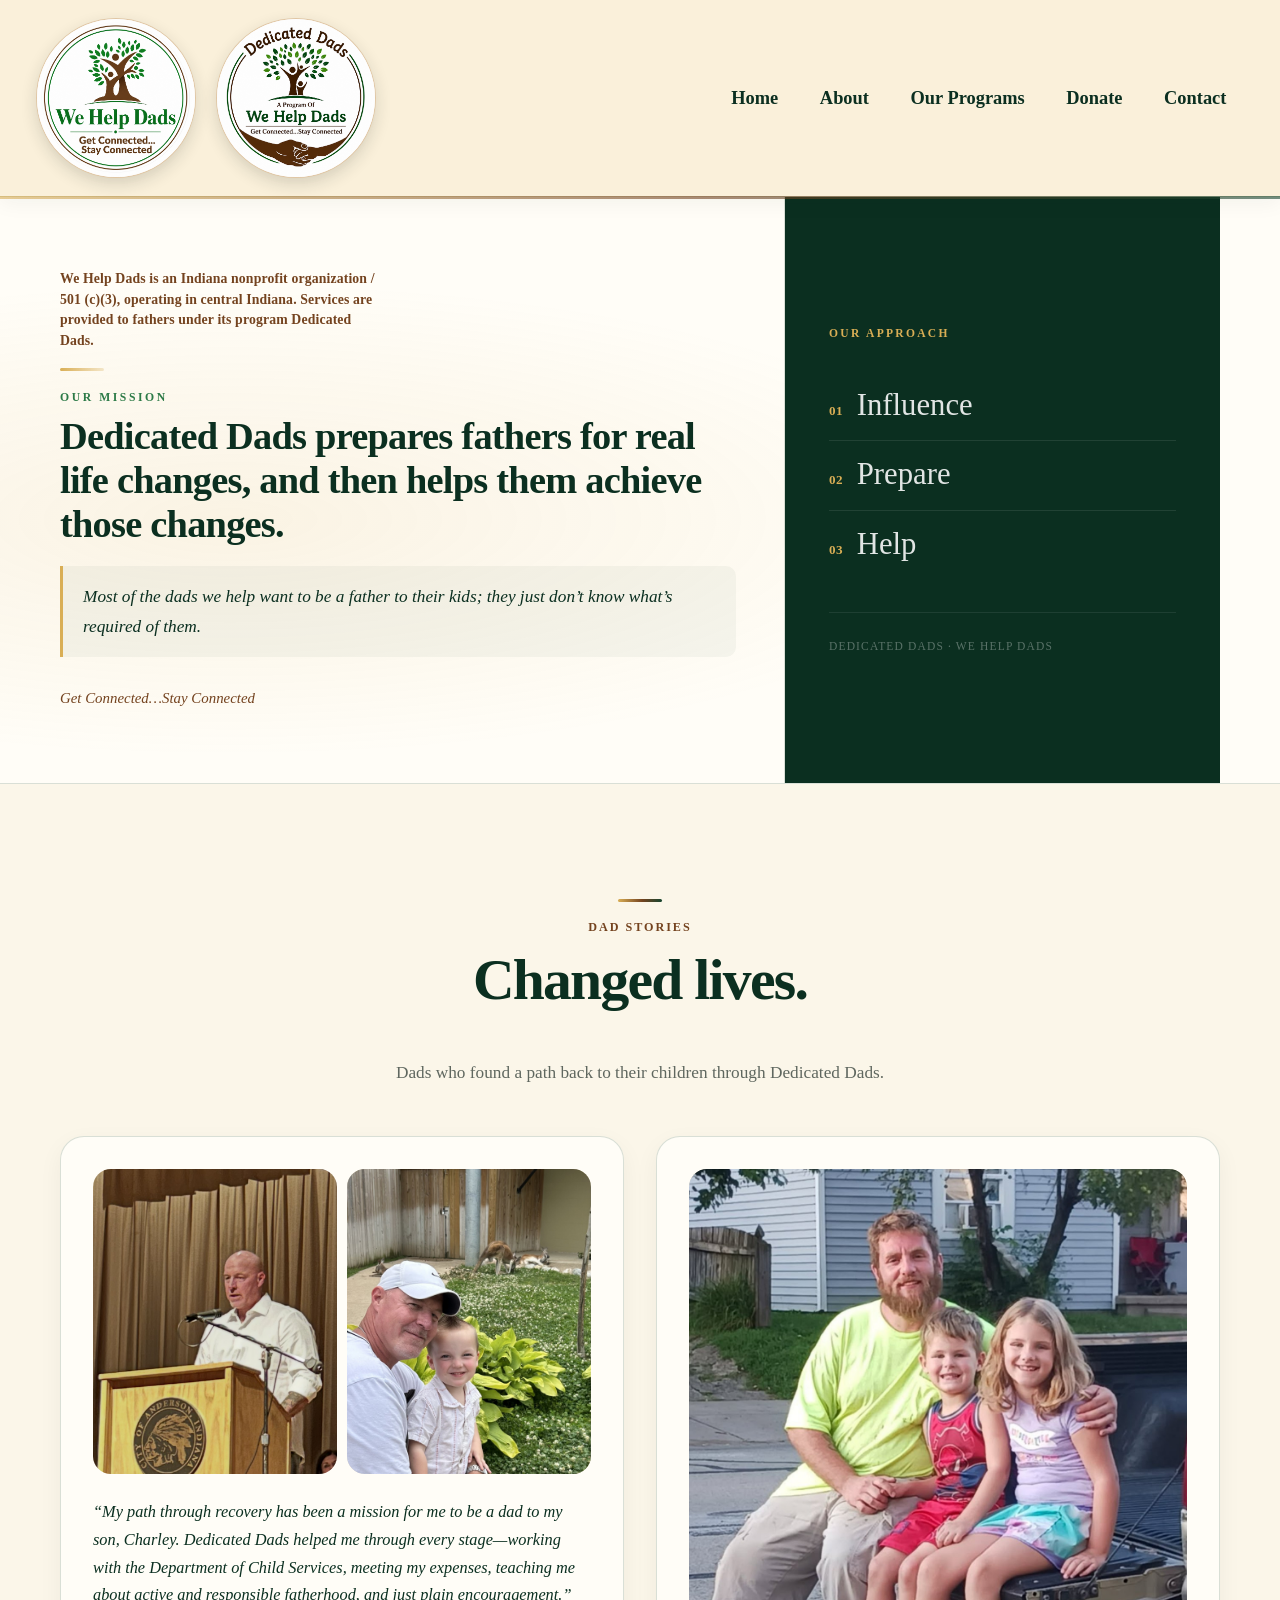
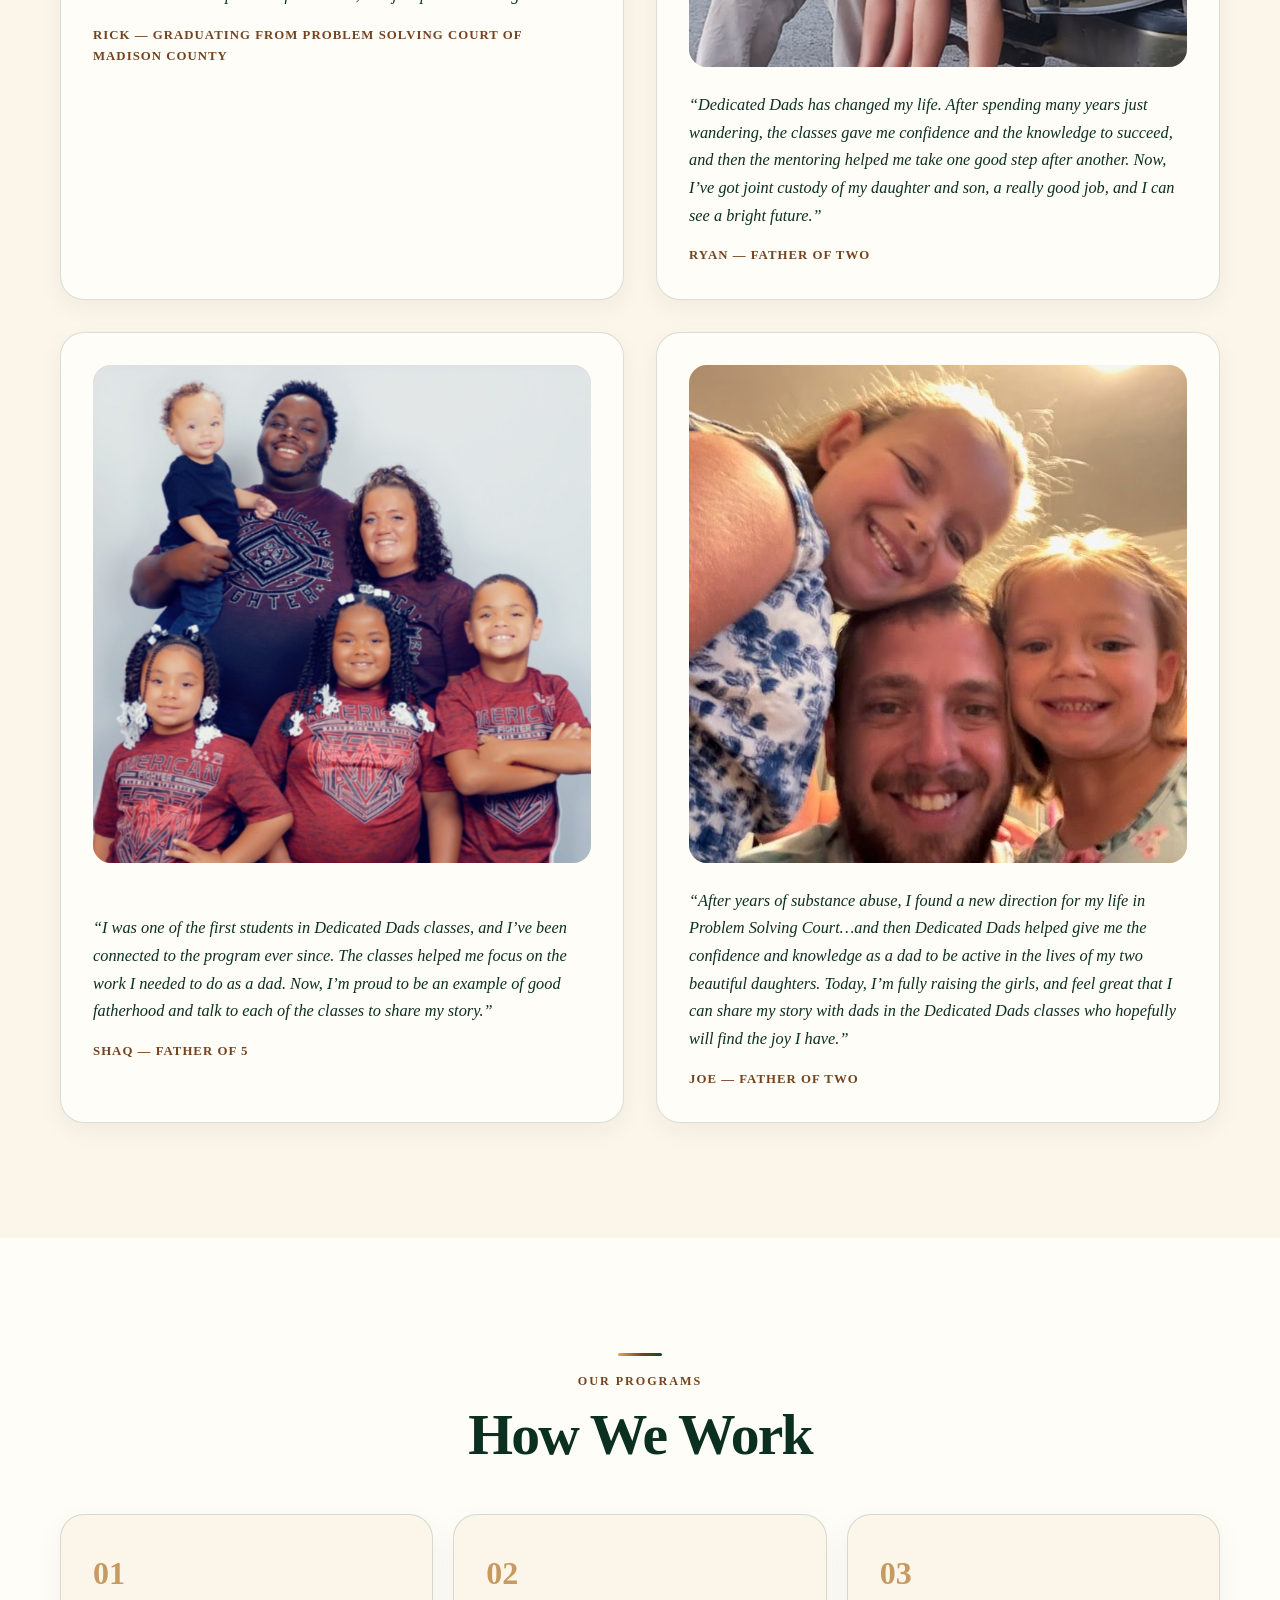
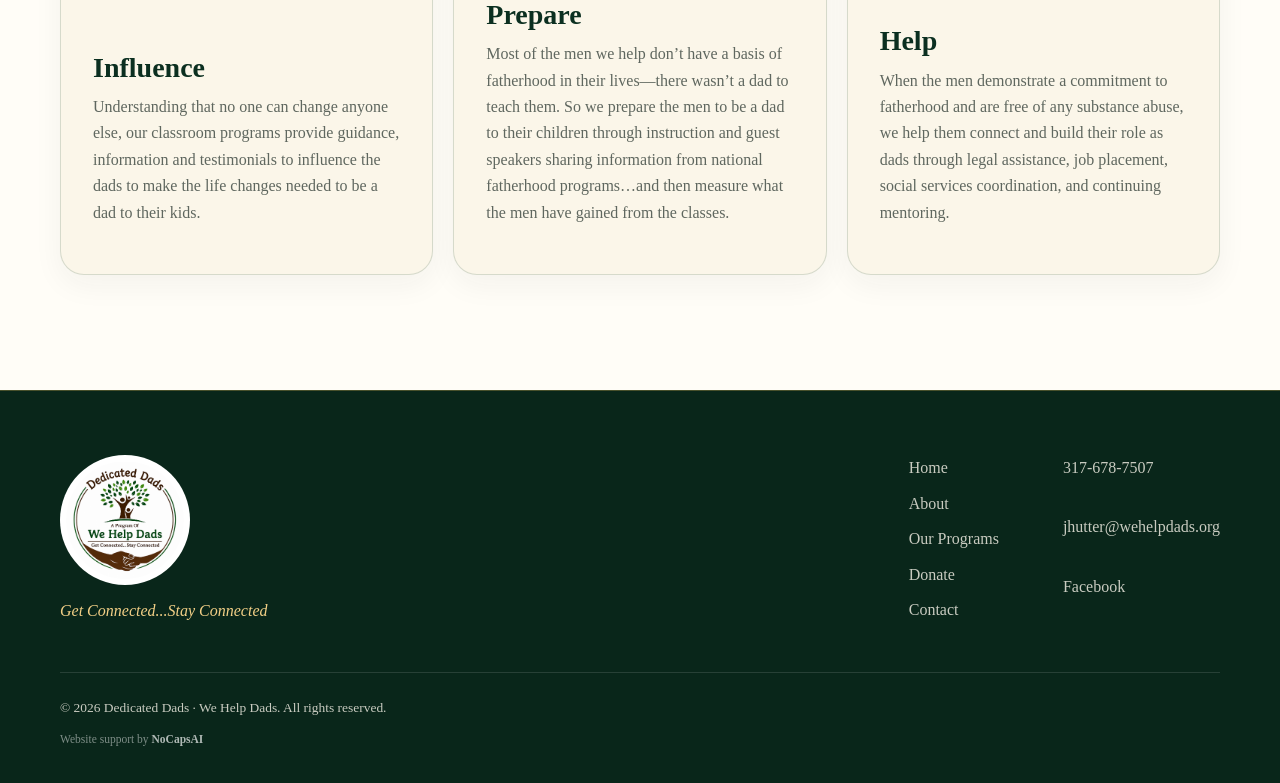
<file: index.html>
<!DOCTYPE html>
<html lang="en">
<head>
  <meta charset="UTF-8" />
  <meta name="viewport" content="width=device-width, initial-scale=1.0" />
  <title>We Help Dads | Get Connected. Stay Connected.</title>
  <meta name="description" content="We Help Dads supports fathers and father figures through the Dedicated Dads program, practical connection, classes, referrals, and community." />
  <meta name="theme-color" content="#eee2c8" />
  <meta property="og:type" content="website" />
  <meta property="og:title" content="We Help Dads | Get Connected. Stay Connected." />
  <meta property="og:description" content="Helping fathers and father figures reconnect, grow, and stay involved." />
  <meta property="og:image" content="assets/logos/official-dedicated-dads-we-help-dads-logo.png" />
  <meta property="og:url" content="https://wehelpdads.org/" />
  <meta name="twitter:card" content="summary_large_image" />
  <link rel="icon" href="assets/logos/official-dedicated-dads-we-help-dads-logo.png" type="image/png" />
  <link rel="stylesheet" href="styles.css?v=split-hero-1" />
</head>
<body id="top">
  <a class="skip-link" href="#main">Skip to main content</a>
  <header class="site-header">
    <nav class="nav container" aria-label="Primary navigation">
      <a class="nav__brand" href="#top" aria-label="We Help Dads home">
        <span class="nav__logo-frame nav__logo-secondary"><img src="assets/logos/we_help_dads_tree_emblem.png" alt="We Help Dads — Get Connected, Stay Connected" class="nav__logo-img" /></span>
        <span class="nav__logo-frame nav__logo"><img src="assets/logos/official-dedicated-dads-we-help-dads-logo.png" alt="Dedicated Dads" class="nav__logo-img" /></span>
      </a>
      <button class="nav__toggle" id="navToggle" aria-expanded="false" aria-controls="navMenu" aria-label="Open menu"><span></span><span></span><span></span></button>
      <ul class="nav__menu" id="navMenu">
        <li><a href="index.html">Home</a></li>
        <li class="nav__item--dropdown">
          <a href="about.html" aria-haspopup="true">About</a>
          <ul class="nav__dropdown" aria-label="About">
            <li><a href="history.html">Our History</a></li>
            
            <li><a href="board.html">Board of Directors</a></li>
            <li><a href="partner-programs.html">Partner Programs</a></li>
          </ul>
        </li>
        <li class="nav__item--dropdown">
          <a href="programs.html" aria-haspopup="true">Our Programs</a>
          <ul class="nav__dropdown" aria-label="Our Programs">
            <li><a href="programs.html">Program Overview</a></li>
            <li><a href="classroom-training.html">Dedicated Dads Classroom Training</a></li>
            <li><a href="dedicated-dads-2.html">Dedicated Dads 2.0</a></li>
          </ul>
        </li>
        <li><a href="donate.html">Donate</a></li>
        <li><a href="contact.html">Contact</a></li>
      </ul>
    </nav>
  </header>

  <main id="main">
    <section class="hero" id="hero" aria-labelledby="mission-title">
      <div class="container hero__grid">
        <div class="hero__content">
          <p class="hero__brand-label">We Help Dads is an Indiana nonprofit organization / 501 (c)(3), operating in central Indiana. Services are provided to fathers under its program Dedicated Dads.</p>
          <div class="hero__gold-bar" aria-hidden="true"></div>
          <p class="hero__mission-eyebrow">Our Mission</p>
          <h1 id="mission-title" class="hero__headline">Dedicated Dads prepares fathers for real life changes, and then helps them achieve those changes.</h1>
          <p class="hero__statement">Most of the dads we help want to be a father to their kids; they just don&rsquo;t know what&rsquo;s required of them.</p>
          <p class="hero__tagline">Get Connected&hellip;Stay Connected</p>
        </div>
        <div class="hero__panel">
          <div class="hero__panel-inner">
            <p class="hero__panel-eyebrow">Our Approach</p>
            <ul class="hero__pillars">
              <li class="hero__pillar">
                <span class="hero__pillar-num">01</span>
                <a class="hero__pillar-name" href="programs.html">Influence</a>
              </li>
              <li class="hero__pillar">
                <span class="hero__pillar-num">02</span>
                <a class="hero__pillar-name" href="programs.html">Prepare</a>
              </li>
              <li class="hero__pillar">
                <span class="hero__pillar-num">03</span>
                <a class="hero__pillar-name" href="programs.html">Help</a>
              </li>
            </ul>
            <p class="hero__panel-note">Dedicated Dads &middot; We Help Dads</p>
          </div>
        </div>
      </div>
    </section>

    <section class="section testimonials" id="stories" aria-labelledby="stories-title">
      <div class="container">
        <div class="section-heading section-heading--center reveal">
          <p class="eyebrow">Dad Stories</p>
          <h2 id="stories-title">Changed lives.</h2>
          <p>Dads who found a path back to their children through Dedicated Dads.</p>
        </div>
        <div class="testimonial-grid">
          <article class="testimonial-card testimonial-card--pair reveal">
            <div class="testimonial-card__media-pair" aria-label="Rick testimonial photos">
              <div class="testimonial-card__media testimonial-card__media--rick-graduation">
                <img src="assets/images/testimonials/rick-graduation-podium.jpg" alt="Rick graduating from Problem Solving Court of Madison County" />
              </div>
              <div class="testimonial-card__media testimonial-card__media--rick-kangaroo">
                <img src="assets/images/testimonials/rick-charley-kangaroo.jpg" alt="Rick and his son Charley in front of the kangaroo exhibit" />
              </div>
            </div>
            <blockquote>
              <p>&ldquo;My path through recovery has been a mission for me to be a dad to my son, Charley. Dedicated Dads helped me through every stage&mdash;working with the Department of Child Services, meeting my expenses, teaching me about active and responsible fatherhood, and just plain encouragement.&rdquo;</p>
              <cite>Rick &mdash; graduating from Problem Solving Court of Madison County</cite>
            </blockquote>
          </article>
          <article class="testimonial-card reveal">
            <div class="testimonial-card__media testimonial-card__media--ryan">
              <img src="assets/images/testimonials/ryan-tailgate-family-crop.jpg" alt="Ryan, father of two" />
            </div>
            <blockquote>
              <p>&ldquo;Dedicated Dads has changed my life. After spending many years just wandering, the classes gave me confidence and the knowledge to succeed, and then the mentoring helped me take one good step after another. Now, I&rsquo;ve got joint custody of my daughter and son, a really good job, and I can see a bright future.&rdquo;</p>
              <cite>Ryan &mdash; father of two</cite>
            </blockquote>
          </article>
          <article class="testimonial-card reveal">
            <div class="testimonial-card__media testimonial-card__media--shaq">
              <img src="assets/images/testimonials/shaq.png" alt="Shaq" />
            </div>
            <blockquote>
              <p>&ldquo;I was one of the first students in Dedicated Dads classes, and I&rsquo;ve been connected to the program ever since. The classes helped me focus on the work I needed to do as a dad. Now, I&rsquo;m proud to be an example of good fatherhood and talk to each of the classes to share my story.&rdquo;</p>
              <cite>Shaq &mdash; father of 5</cite>
            </blockquote>
          </article>
          <article class="testimonial-card reveal">
            <div class="testimonial-card__media testimonial-card__media--joe">
              <img src="assets/images/testimonials/joe-family-selfie-crop.jpg" alt="Joe with two children" />
            </div>
            <blockquote>
              <p>&ldquo;After years of substance abuse, I found a new direction for my life in Problem Solving Court&hellip;and then Dedicated Dads helped give me the confidence and knowledge as a dad to be active in the lives of my two beautiful daughters. Today, I&rsquo;m fully raising the girls, and feel great that I can share my story with dads in the Dedicated Dads classes who hopefully will find the joy I have.&rdquo;</p>
              <cite>Joe &mdash; father of two</cite>
            </blockquote>
          </article>
        </div>
      </div>
    </section>

    <section class="section start" id="mission" aria-labelledby="programs-title">
      <div class="container">
        <div class="section-heading section-heading--center reveal">
          <p class="eyebrow">Our Programs</p>
          <h2 id="programs-title">How We Work</h2>
        </div>
        <div class="action-cards" id="program-pillars" aria-label="Our Programs">
          <article class="action-card reveal" id="influence"><span>01</span><h3>Influence</h3><p>Understanding that no one can change anyone else, our classroom programs provide guidance, information and testimonials to influence the dads to make the life changes needed to be a dad to their kids.</p></article>
          <article class="action-card reveal" id="prepare"><span>02</span><h3>Prepare</h3><p>Most of the men we help don’t have a basis of fatherhood in their lives—there wasn’t a dad to teach them. So we prepare the men to be a dad to their children through instruction and guest speakers sharing information from national fatherhood programs…and then measure what the men have gained from the classes.</p></article>
          <article class="action-card reveal" id="help"><span>03</span><h3>Help</h3><p>When the men demonstrate a commitment to fatherhood and are free of any substance abuse, we help them connect and build their role as dads through legal assistance, job placement, social services coordination, and continuing mentoring.</p></article>
        </div>
      </div>
    </section></main>

  <!-- TODO: Do not add mascot/assistant widget unless Jeff explicitly approves it. -->

  <footer class="footer">
    <div class="container footer__grid">
      <div class="footer__brand"><img src="assets/logos/official-dedicated-dads-we-help-dads-logo.png" alt="Dedicated Dads, a program of We Help Dads" /><p>Get Connected...Stay Connected</p></div>
      <nav class="footer__nav" aria-label="Footer navigation"><a href="index.html">Home</a><a href="about.html">About</a><a href="programs.html">Our Programs</a><a href="donate.html">Donate</a><a href="contact.html">Contact</a></nav>
      <div class="footer__contact"><a href="tel:+13176787507">317-678-7507</a><a href="mailto:jhutter@wehelpdads.org">jhutter@wehelpdads.org</a><a href="https://www.facebook.com/WeHelpDads/" target="_blank" rel="noopener noreferrer">Facebook</a></div>
      <p class="footer__legal">&copy; <span id="year"></span> Dedicated Dads · We Help Dads. All rights reserved.</p>
      <p class="footer__credit">Website support by <a href="https://nocapsai.com" target="_blank" rel="noopener noreferrer">NoCapsAI</a></p>
    </div>
  </footer>
  <script src="script.js?v=split-hero-1"></script>
</body>
</html>
</file>
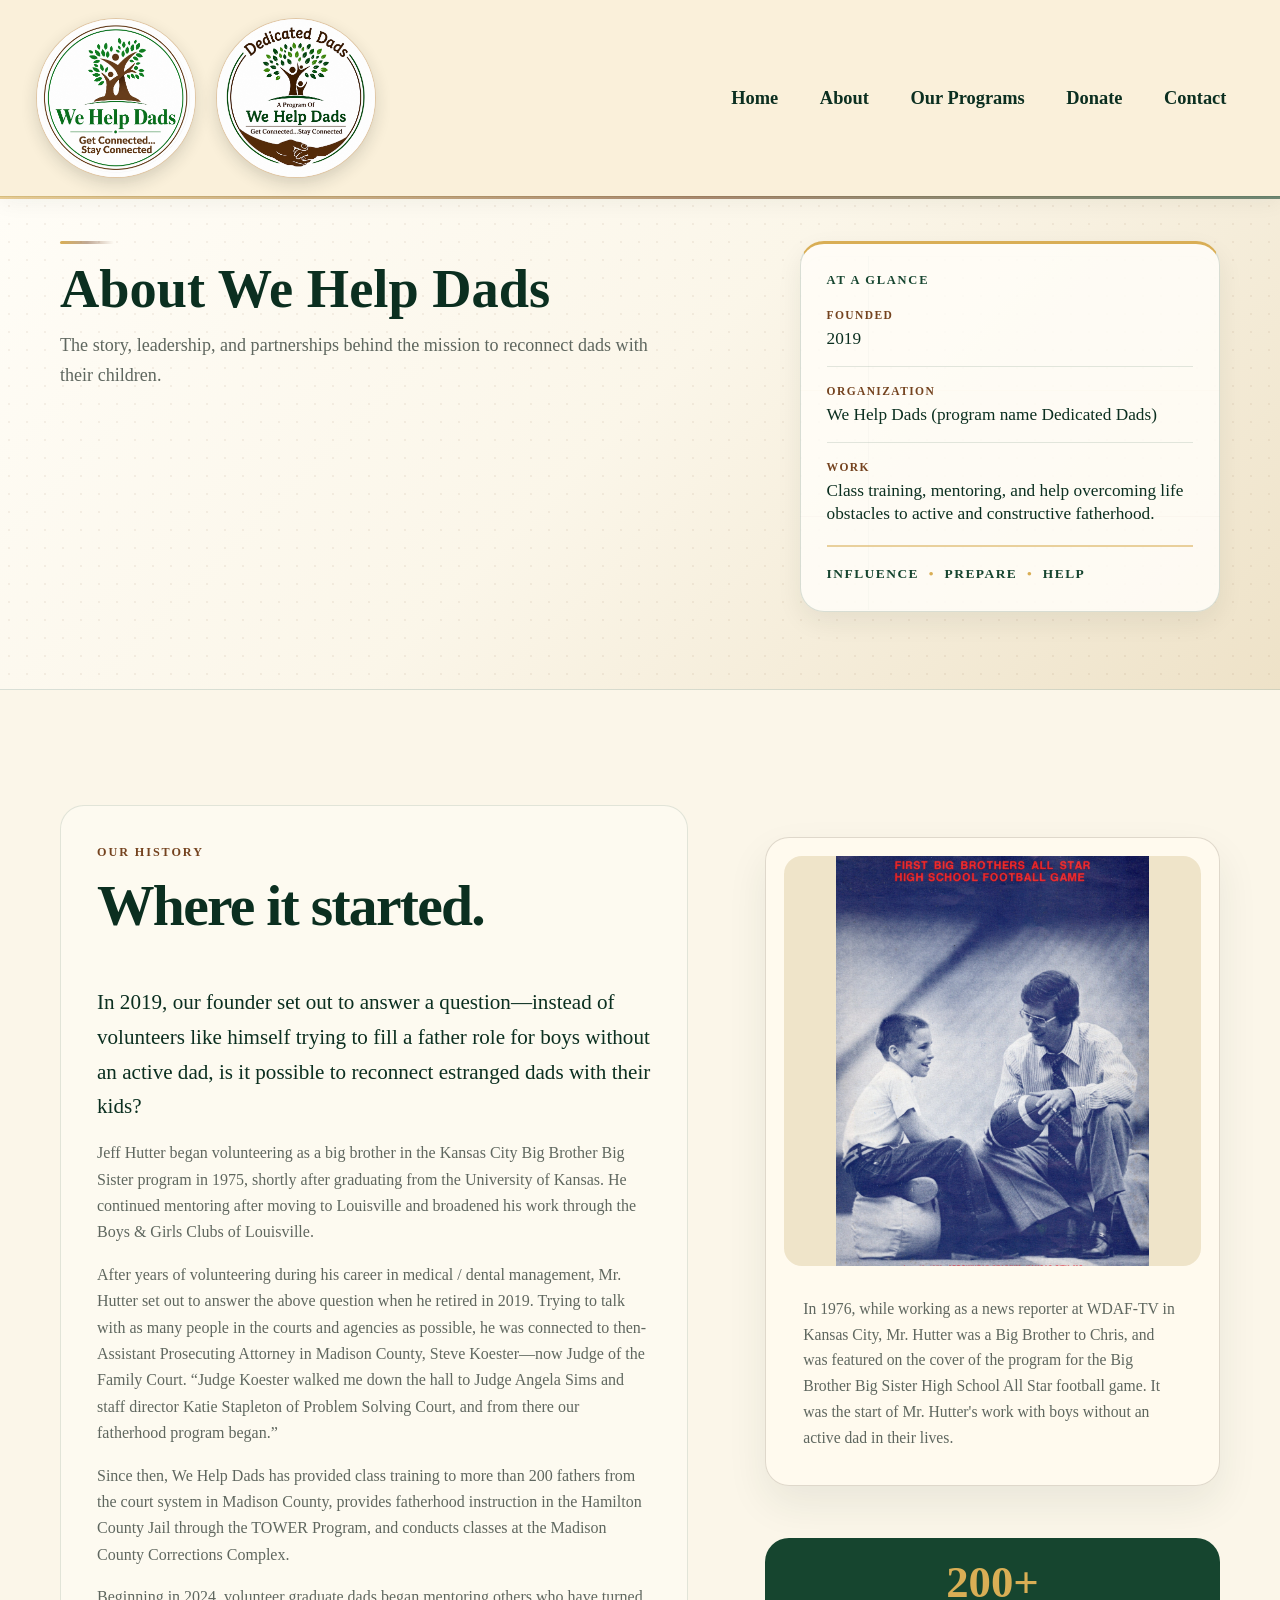
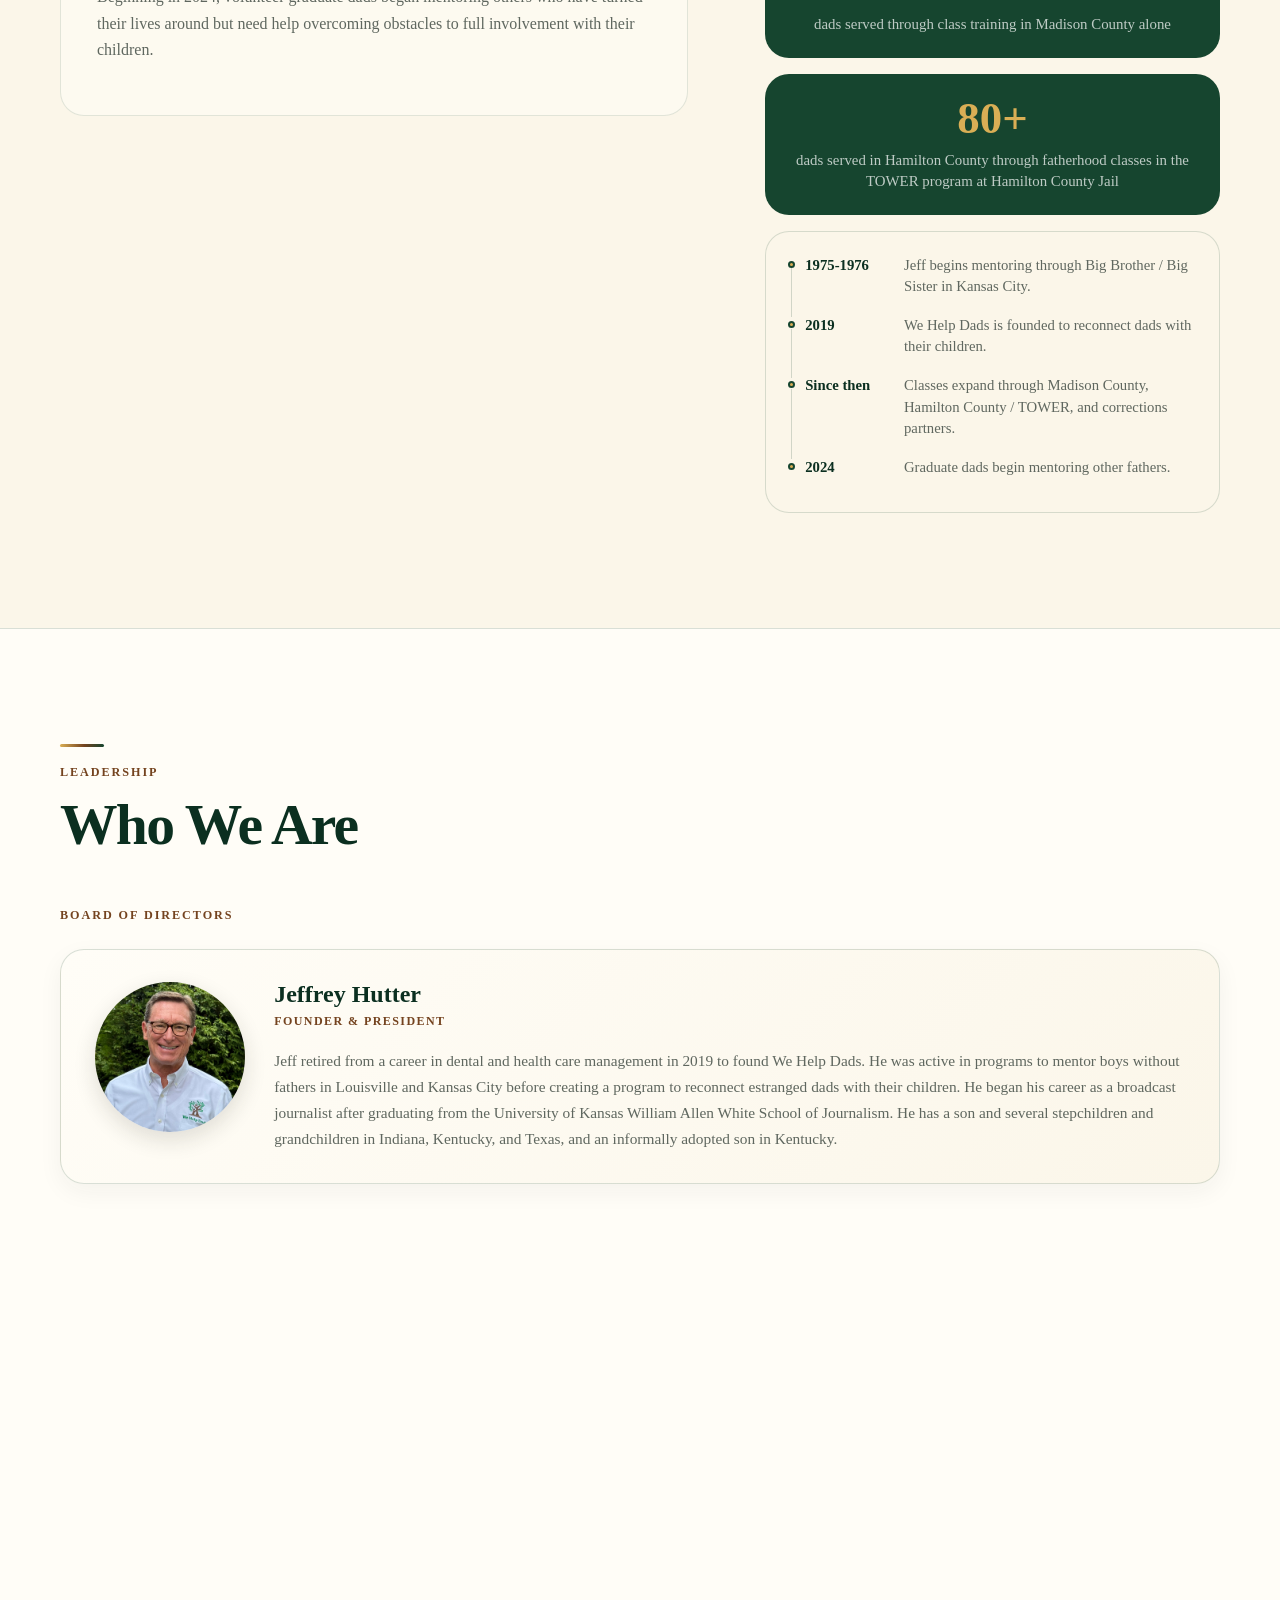
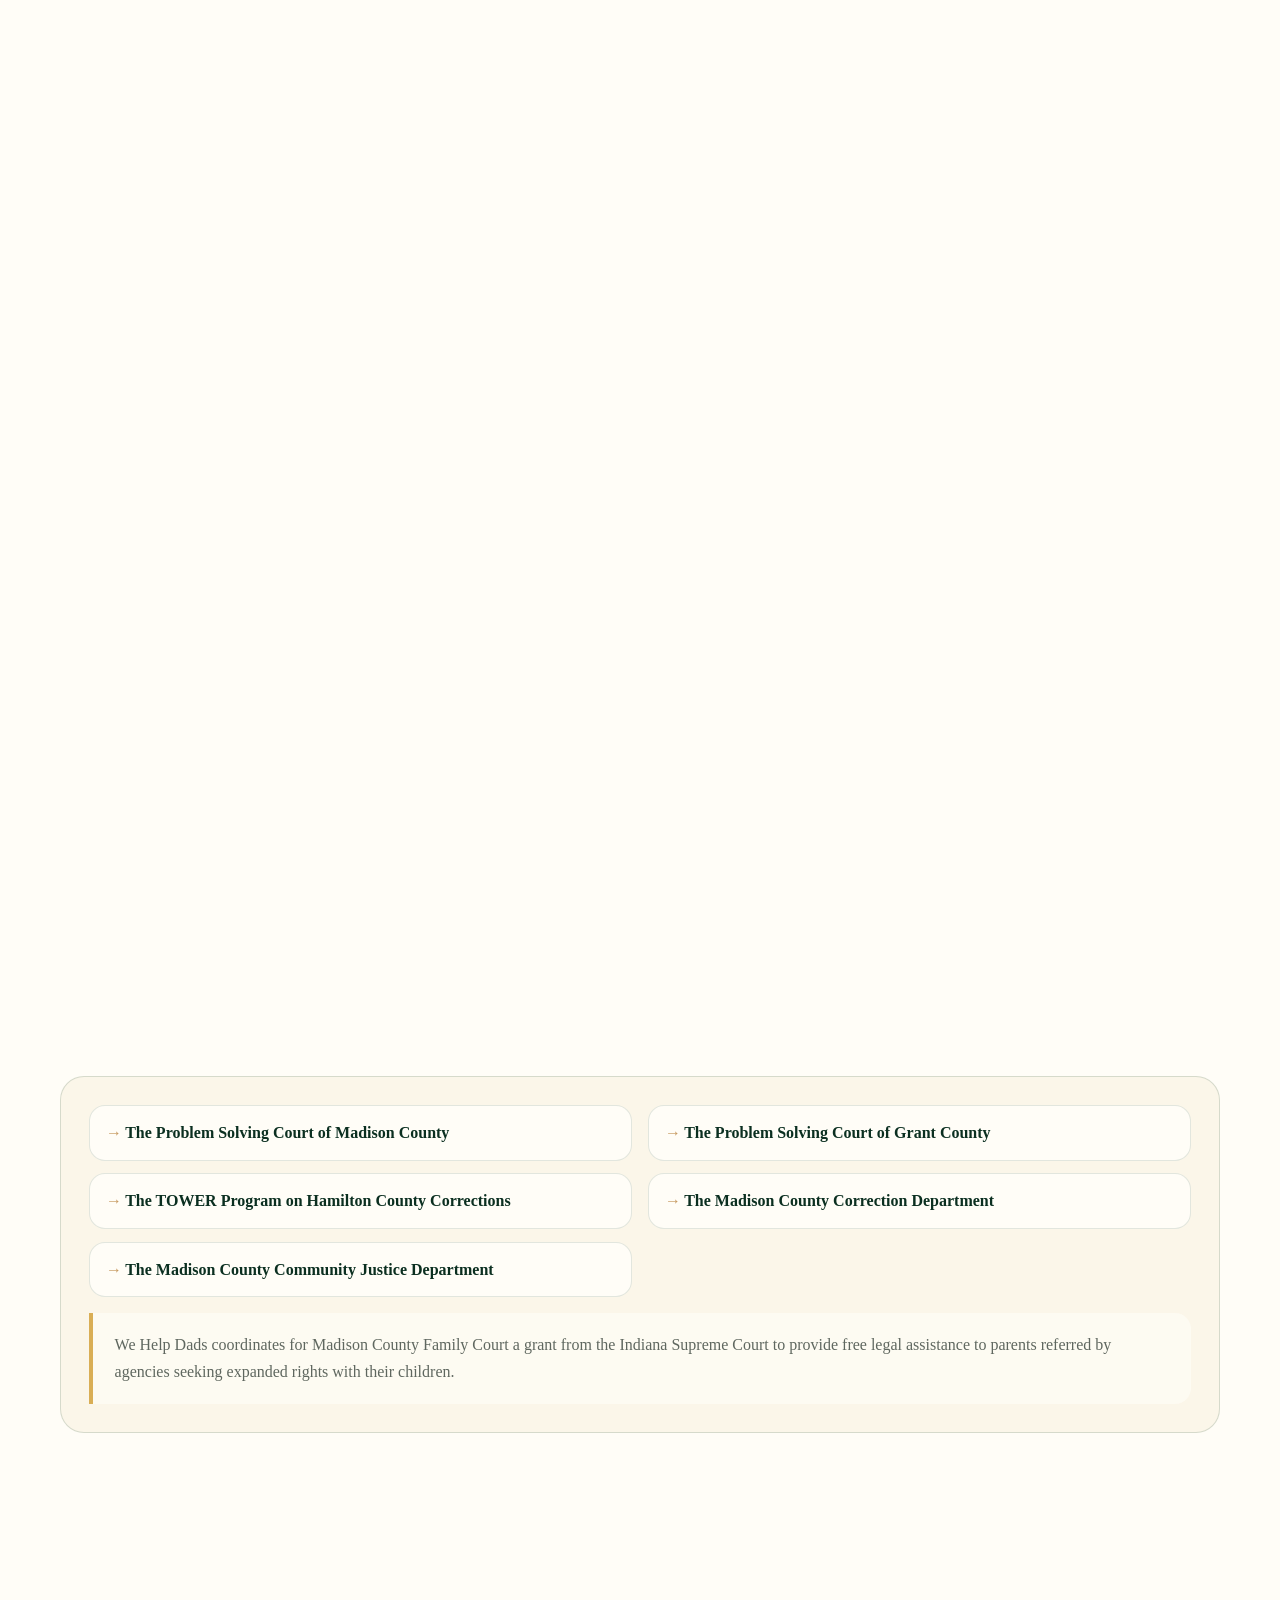
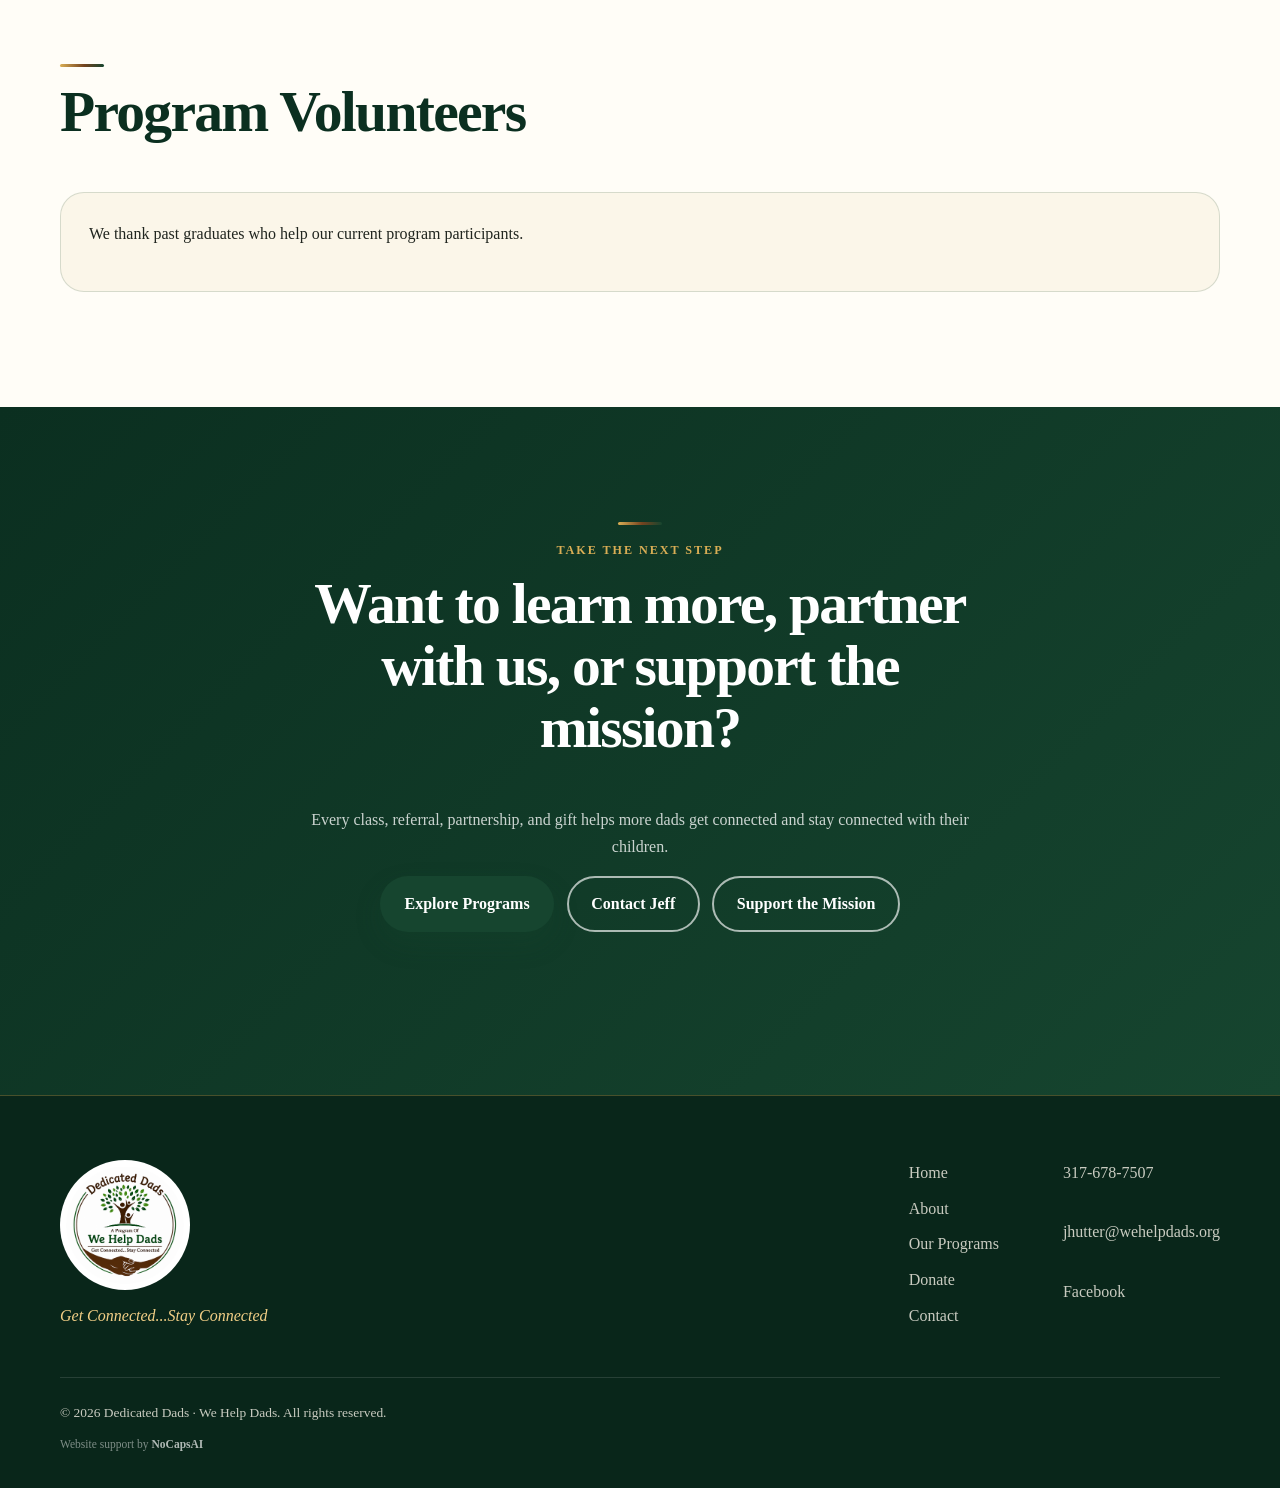
<file: about.html>
<!DOCTYPE html>
<html lang="en">
<head>
  <meta charset="UTF-8" />
  <meta name="viewport" content="width=device-width, initial-scale=1.0" />
  <title>About | We Help Dads — Dedicated Dads</title>
  <meta name="description" content="Learn about the history, leadership, and partner programs behind We Help Dads and the Dedicated Dads fatherhood program in Indiana." />
  <meta name="theme-color" content="#070d16" />
  <meta property="og:type" content="website" />
  <meta property="og:title" content="About | We Help Dads — Dedicated Dads" />
  <meta property="og:description" content="The story, leadership, and partnerships behind the mission to reconnect dads with their children." />
  <meta property="og:image" content="assets/logos/official-dedicated-dads-we-help-dads-logo.png" />
  <meta property="og:url" content="https://wehelpdads.org/about.html" />
  <meta name="twitter:card" content="summary_large_image" />
  <link rel="icon" href="assets/logos/official-dedicated-dads-we-help-dads-logo.png" type="image/png" />
  <link rel="stylesheet" href="styles.css?v=pages-v1" />
</head>
<body id="top">
  <a class="skip-link" href="#main">Skip to main content</a>

  <header class="site-header">
    <nav class="nav container" aria-label="Primary navigation">
      <a class="nav__brand" href="index.html" aria-label="We Help Dads home">
        <span class="nav__logo-frame nav__logo-secondary"><img src="assets/logos/we_help_dads_tree_emblem.png" alt="We Help Dads — Get Connected, Stay Connected" class="nav__logo-img" /></span>
        <span class="nav__logo-frame nav__logo"><img src="assets/logos/official-dedicated-dads-we-help-dads-logo.png" alt="Dedicated Dads" class="nav__logo-img" /></span>
      </a>

      <button class="nav__toggle" id="navToggle" aria-expanded="false" aria-controls="navMenu" aria-label="Open menu">
        <span></span><span></span><span></span>
      </button>

      <ul class="nav__menu" id="navMenu">
        <li><a href="index.html">Home</a></li>

        <li class="nav__item--dropdown">
          <a href="about.html" aria-haspopup="true" aria-current="page">About</a>
          <ul class="nav__dropdown" aria-label="About">
            <li><a href="history.html">Our History</a></li>
            
            <li><a href="board.html">Board of Directors</a></li>
            <li><a href="partner-programs.html">Partner Programs</a></li>
          </ul>
        </li>

        <li class="nav__item--dropdown">
          <a href="programs.html" aria-haspopup="true">Our Programs</a>
          <ul class="nav__dropdown" aria-label="Our Programs">
            <li><a href="programs.html">Program Overview</a></li>
            <li><a href="classroom-training.html">Dedicated Dads Classroom Training</a></li>
            <li><a href="dedicated-dads-2.html">Dedicated Dads 2.0</a></li>
          </ul>
        </li>

        <li><a href="donate.html">Donate</a></li>
        <li><a href="contact.html">Contact</a></li>
      </ul>
    </nav>
  </header>

  <main id="main">
    <section class="page-banner page-banner--about" aria-labelledby="about-page-title">
      <div class="container page-banner__grid">
        <div class="page-banner__copy reveal">
          <div class="hero-accent" aria-hidden="true"></div>
          <h1 id="about-page-title">About We Help Dads</h1>
          <p class="page-banner__lead">The story, leadership, and partnerships behind the mission to reconnect dads with their children.</p>
        </div>

        <aside class="about-summary reveal" aria-label="About We Help Dads summary">
          <p class="about-summary__kicker">At a glance</p>
          <dl class="about-summary__facts">
            <div>
              <dt>Founded</dt>
              <dd>2019</dd>
            </div>
            <div>
              <dt>Organization</dt>
              <dd>We Help Dads (program name Dedicated Dads)</dd>
            </div>
            <div>
              <dt>Work</dt>
              <dd>Class training, mentoring, and help overcoming life obstacles to active and constructive fatherhood.</dd>
            </div>
          </dl>
          <p class="about-summary__pillars">Influence <span aria-hidden="true">&bull;</span> Prepare <span aria-hidden="true">&bull;</span> Help</p>
        </aside>
      </div>
    </section>

    <section class="section" id="history" aria-labelledby="history-title">
      <div class="container">
        <div class="history-layout">
          <div class="history-story reveal">
            <p class="eyebrow">Our History</p>
            <h2 id="history-title">Where it started.</h2>

            <p class="lead">In 2019, our founder set out to answer a question&mdash;instead of volunteers like himself trying to fill a father role for boys without an active dad, is it possible to reconnect estranged dads with their kids?</p>

            <p>Jeff Hutter began volunteering as a big brother in the Kansas City Big Brother Big Sister program in 1975, shortly after graduating from the University of Kansas. He continued mentoring after moving to Louisville and broadened his work through the Boys &amp; Girls Clubs of Louisville.</p>

            <p>After years of volunteering during his career in medical / dental management, Mr. Hutter set out to answer the above question when he retired in 2019. Trying to talk with as many people in the courts and agencies as possible, he was connected to then-Assistant Prosecuting Attorney in Madison County, Steve Koester&mdash;now Judge of the Family Court. &ldquo;Judge Koester walked me down the hall to Judge Angela Sims and staff director Katie Stapleton of Problem Solving Court, and from there our fatherhood program began.&rdquo;</p>

            <p>Since then, We Help Dads has provided class training to more than 200 fathers from the court system in Madison County, provides fatherhood instruction in the Hamilton County Jail through the TOWER Program, and conducts classes at the Madison County Corrections Complex.</p>

            <p>Beginning in 2024, volunteer graduate dads began mentoring others who have turned their lives around but need help overcoming obstacles to full involvement with their children.</p>
          </div>

          <aside class="history__aside reveal">
            <figure class="history-photo">
              <img src="assets/images/about/jeff-big-brother-1976.jpg" alt="Jeff Hutter as a Big Brother to Chris in Kansas City in 1976" />
              <figcaption>
                In 1976, while working as a news reporter at WDAF-TV in Kansas City, Mr. Hutter was a Big Brother to Chris, and was featured on the cover of the program for the Big Brother Big Sister High School All Star football game. It was the start of Mr. Hutter's work with boys without an active dad in their lives.
              </figcaption>
            </figure>

            <div class="history__side-grid">
              <div class="history__stat">
                <strong>200+</strong>
                <span>dads served through class training in Madison County alone</span>
              </div>

              <div class="history__stat">
                <strong>80+</strong>
                <span>dads served in Hamilton County through fatherhood classes in the TOWER program at Hamilton County Jail</span>
              </div>

              <ol class="history-timeline" aria-label="We Help Dads milestones">
                <li><time>1975-1976</time><span>Jeff begins mentoring through Big Brother / Big Sister in Kansas City.</span></li>
                <li><time>2019</time><span>We Help Dads is founded to reconnect dads with their children.</span></li>
                <li><time>Since then</time><span>Classes expand through Madison County, Hamilton County / TOWER, and corrections partners.</span></li>
                <li><time>2024</time><span>Graduate dads begin mentoring other fathers.</span></li>
              </ol>
            </div>
          </aside>
        </div>
      </div>
    </section>

    <section class="section board" id="who-we-are" aria-labelledby="who-we-are-title">
      <div class="container">
        <div class="section-heading reveal">
          <p class="eyebrow">Leadership</p>
          <h2 id="who-we-are-title">Who We Are</h2>
        </div>

        <div id="board">
          <p class="eyebrow" style="margin-bottom:1.5rem">Board of Directors</p>

          <article class="board-card board-card--founder reveal">
            <img class="board-card__photo" src="assets/images/board/jeff-hutter.jpg" alt="Jeffrey Hutter, Founder and President of We Help Dads" />
            <div class="board-card__info">
              <h3 class="board-card__name">Jeffrey Hutter</h3>
              <p class="board-card__role">Founder &amp; President</p>
              <p class="board-card__bio">Jeff retired from a career in dental and health care management in 2019 to found We Help Dads. He was active in programs to mentor boys without fathers in Louisville and Kansas City before creating a program to reconnect estranged dads with their children. He began his career as a broadcast journalist after graduating from the University of Kansas William Allen White School of Journalism. He has a son and several stepchildren and grandchildren in Indiana, Kentucky, and Texas, and an informally adopted son in Kentucky.</p>
            </div>
          </article>

          <div class="board__member-grid">
            <article class="board-card board-card--photo board-card--bio reveal">
              <img class="board-card__photo board-card__photo--randy" src="assets/images/board/randy-jaros2.jpg" alt="Randy Jaros, Treasurer" />
              <div class="board-card__info">
                <h3 class="board-card__name">Randy Jaros</h3>
                <p class="board-card__role">Treasurer</p>
                <p class="board-card__bio">Randy was born and raised in the western suburbs of Chicago, IL. He attended Hillsdale College in Hillsdale, MI and graduated with a double-major in accounting and economics &amp; business administration. Following college, he worked for Price Waterhouse in Chicago for three years before starting his own accounting and tax practice.</p>
                <p class="board-card__bio">Randy and his wife Nancy live in Noblesville and have two children and eight grandchildren in Noblesville and Lafayette. Prior to moving to Noblesville, Randy was active in leadership at Emmanuel Bible Church in Berwyn, IL for over 20 years as an elder, teacher and small group leader. He currently attends White River Christian Church in Noblesville where he teaches a men&rsquo;s Bible study and leads a co-ed small group. In addition to serving with We Help Dads, Randy is also a board member of LifeWise for the Noblesville School District.</p>
              </div>
            </article>

            <article class="board-card board-card--photo board-card--bio reveal">
              <img class="board-card__photo" src="assets/images/board/ryno-farley.png" alt="Ryan Farley, Secretary" />
              <div class="board-card__info">
                <h3 class="board-card__name">Ryan Farley</h3>
                <p class="board-card__role">Secretary</p>
                <p class="board-card__bio">Ryan is a dedicated addiction recovery professional with over 6 years of experience in mental health and substance use treatment. He has a strong background in program development, mentorship, and community outreach, with a passion for breaking the stigma surrounding addiction and promoting recovery. As a full-time father of two, Ryan leads with purpose, balancing his professional work with his most important role&mdash;being present for his children every day. He is committed to helping individuals and families find hope, build resilience, and create lasting change through support, education, and second chances.</p>
              </div>
            </article>

            <article class="board-card board-card--photo board-card--bio reveal">
              <img class="board-card__photo board-card__photo--tressena" src="assets/images/board/tressena-jones.jpg" alt="Tressena Jones, Board Member" />
              <div class="board-card__info">
                <h3 class="board-card__name">Tressena Jones</h3>
                <p class="board-card__role">Board Member</p>
                <p class="board-card__bio">Tressena Jones is an educator, author, and speaker. She is the founder and administrator of Virtue Prep Academy, championing parent-powered, student-centered education that puts families first. Tressena is on a mission to build healthier communities by encouraging engagement that supports stronger home-school-community partnerships. She proudly serves on the board of We Help Dads to promote the power of present fathers.</p>
              </div>
            </article>

            <article class="board-card board-card--photo board-card--bio reveal">
              <img class="board-card__photo board-card__photo--mike" src="assets/images/board/mike-cox-board.jpg" alt="Mike Cox, Board Member" />
              <div class="board-card__info">
                <h3 class="board-card__name">Mike Cox</h3>
                <p class="board-card__role">Board Member</p>
                <p class="board-card__bio">Mike is the Peer Support Coordinator for the Madison County Problem Solving Court. For several years, Mike has served as the Panel Leader for the Indiana area Narcotics Anonymous and regularly mentors at least 10 people in recovery. After many years of incarceration stemming from drug-related activities, Mike has devoted himself to helping others burdened by drug addiction. Mike has two children.</p>
              </div>
            </article>
          </div>
        </div>

        <section class="advisors-panel reveal" aria-labelledby="advisors-title">
          <div>
            <p class="eyebrow">Program Advisors</p>
            <h3 id="advisors-title">Guidance rooted in psychology, court experience, and fatherhood support.</h3>
          </div>
          <ul class="board__advisor-list">
            <li><strong>John Wenger, Ph.D</strong><span>Psychology, Advisor to Madison County, IN, Problem Solving Court</span></li>
            <li><strong>Tom Murray, Ph.D</strong><span>Psychology, Initial Program Advisor &amp; Instructor, Anderson University</span></li>
          </ul>
        </section>
      </div>
    </section>

    <section class="section start" id="partners" aria-labelledby="partners-title">
      <div class="container">
        <div class="section-heading reveal">
          <p class="eyebrow">Where We Work</p>
          <h2 id="partners-title">Partner Programs</h2>
          <p>We Help Dads has been a fatherhood resource for these court programs across Indiana.</p>
        </div>

        <div class="partner-list reveal">
          <ul>
            <li>The Problem Solving Court of Madison County</li>
            <li>The Problem Solving Court of Grant County</li>
            <li>The TOWER Program on Hamilton County Corrections</li>
            <li>The Madison County Correction Department</li>
            <li>The Madison County Community Justice Department</li>
          </ul>
          <div class="partner-list__note">
            <p>We Help Dads coordinates for Madison County Family Court a grant from the Indiana Supreme Court to provide free legal assistance to parents referred by agencies seeking expanded rights with their children.</p>
          </div>
        </div>
      </div>
    </section>

    <section class="section start" id="volunteers" aria-labelledby="volunteers-title">
      <div class="container">
        <div class="section-heading reveal">
          <h2 id="volunteers-title">Program Volunteers</h2>
        </div>

        <div class="partner-list reveal">
          <p>We thank past graduates who help our current program participants.</p>
        </div>
      </div>
    </section>

    <section class="section about-cta" id="contact" aria-labelledby="contact-title">
      <div class="container section-heading section-heading--center reveal">
        <p class="eyebrow">Take the next step</p>
        <h2 id="contact-title">Want to learn more, partner with us, or support the mission?</h2>
        <p>Every class, referral, partnership, and gift helps more dads get connected and stay connected with their children.</p>
        <div class="button-row button-row--center">
          <a class="btn btn--primary" href="programs.html">Explore Programs</a>
          <a class="btn btn--secondary" href="contact.html">Contact Jeff</a>
          <a class="btn btn--secondary" href="donate.html">Support the Mission</a>
        </div>
      </div>
    </section>
  </main>

  <!-- TODO: Do not add mascot/assistant widget unless Jeff explicitly approves it. -->

  <footer class="footer">
    <div class="container footer__grid">
      <div class="footer__brand">
        <img src="assets/logos/official-dedicated-dads-we-help-dads-logo.png" alt="Dedicated Dads, a program of We Help Dads" />
        <p>Get Connected...Stay Connected</p>
      </div>

      <nav class="footer__nav" aria-label="Footer navigation">
        <a href="index.html">Home</a>
        <a href="about.html">About</a>
        <a href="programs.html">Our Programs</a>
        <a href="donate.html">Donate</a>
        <a href="contact.html">Contact</a>
      </nav>

      <div class="footer__contact">
        <a href="tel:+13176787507">317-678-7507</a>
        <a href="mailto:jhutter@wehelpdads.org">jhutter@wehelpdads.org</a>
        <a href="https://www.facebook.com/WeHelpDads/" target="_blank" rel="noopener noreferrer">Facebook</a>
      </div>

      <p class="footer__legal">&copy; <span id="year"></span> Dedicated Dads &middot; We Help Dads. All rights reserved.</p>
      <p class="footer__credit">Website support by <a href="https://nocapsai.com" target="_blank" rel="noopener noreferrer">NoCapsAI</a></p>
    </div>
  </footer>

  <script src="script.js?v=board-v1"></script>
</body>
</html>
</file>
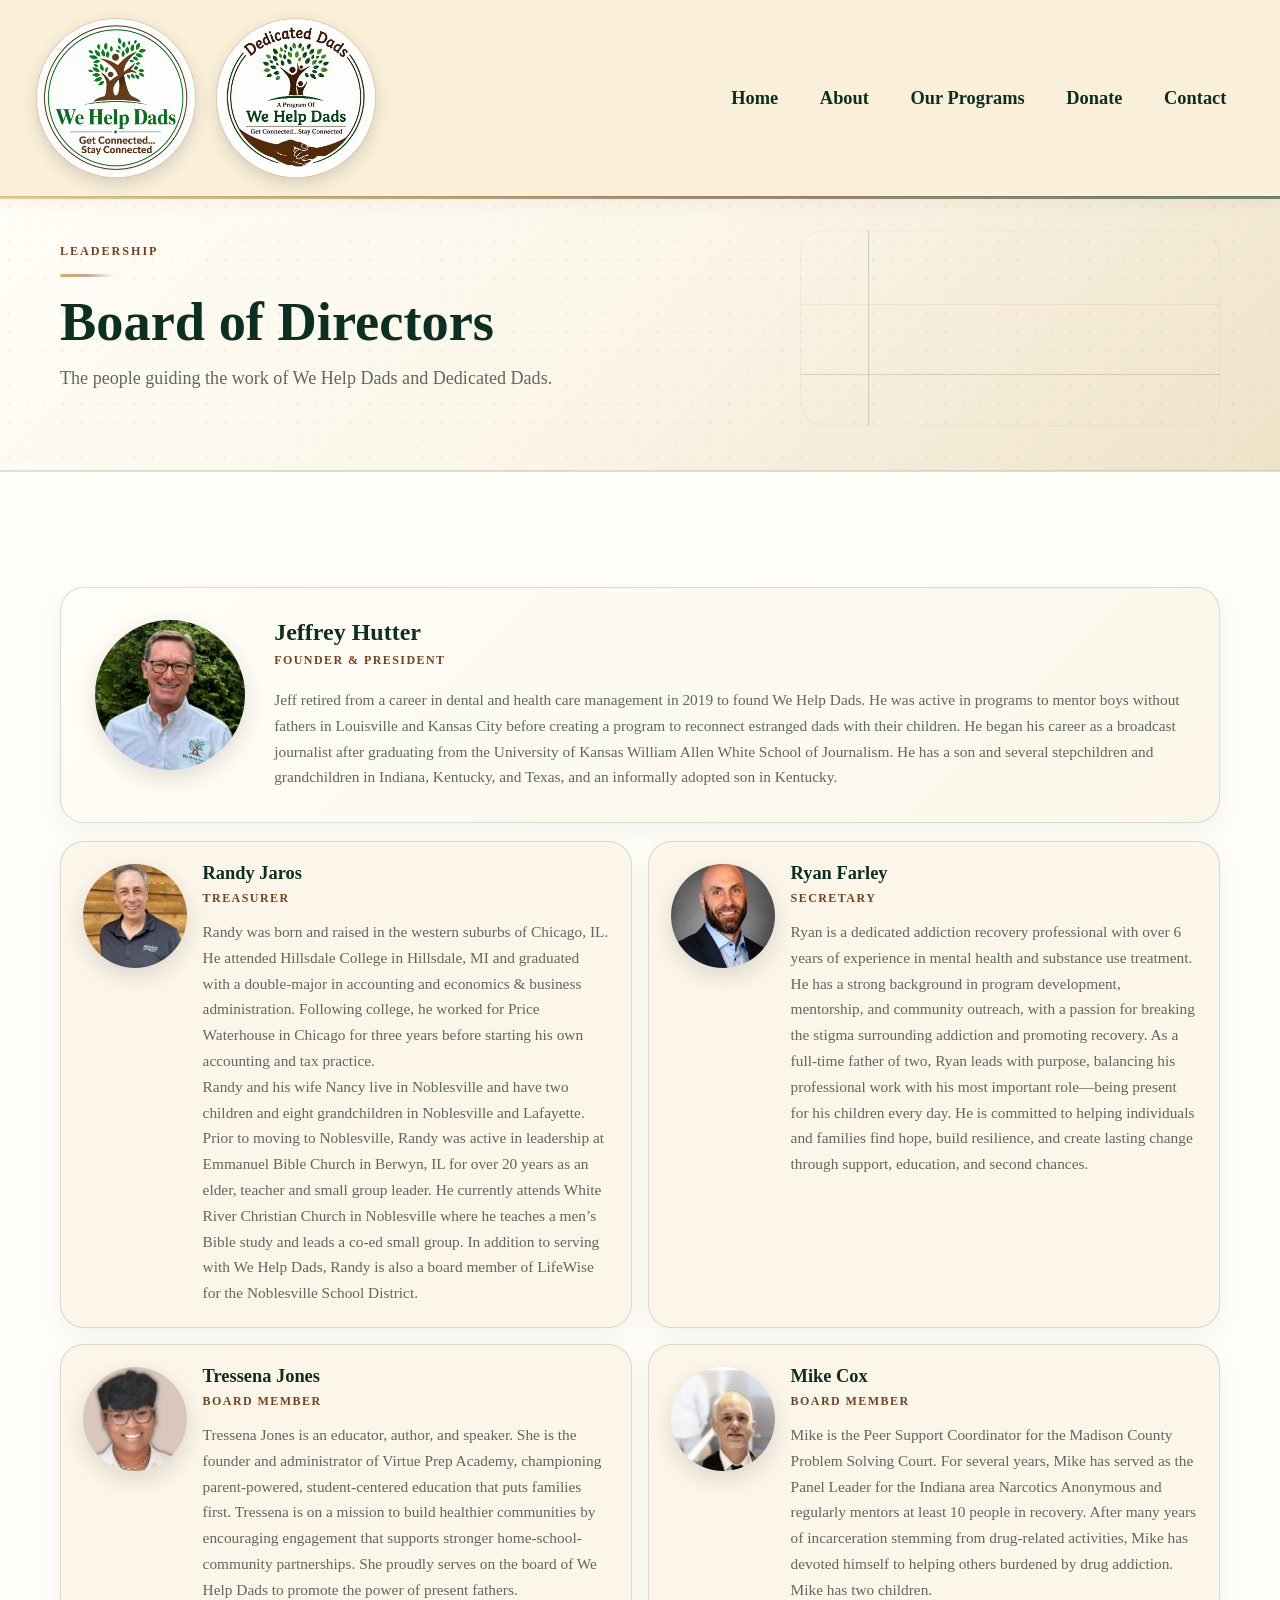
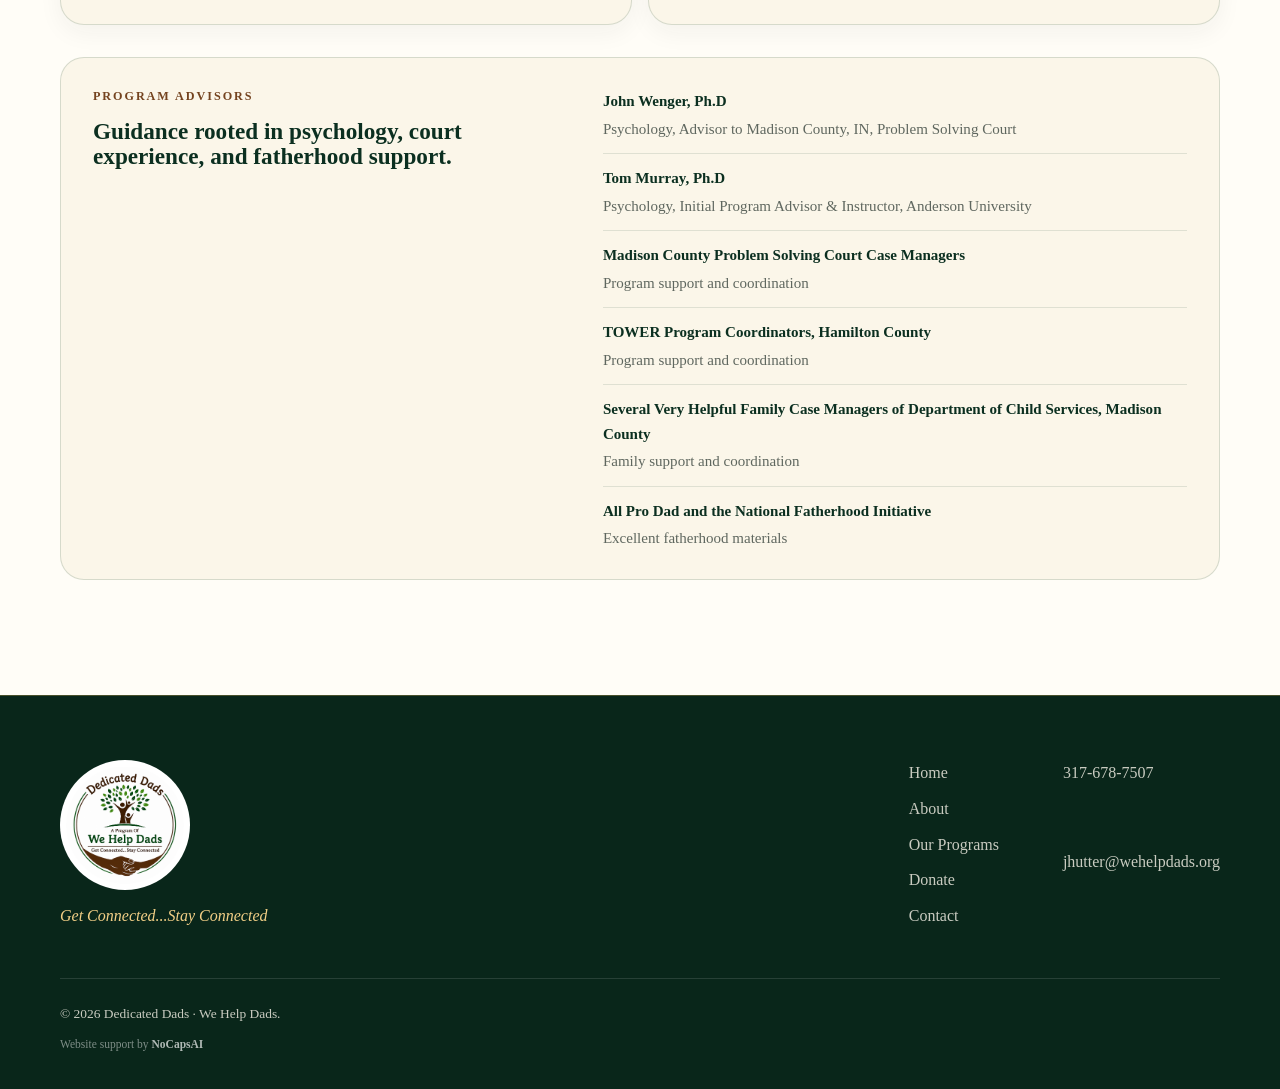
<file: board.html>
<!DOCTYPE html><html lang="en"><head><meta charset="UTF-8"><meta name="viewport" content="width=device-width, initial-scale=1.0"><title>Board of Directors | We Help Dads</title><link rel="stylesheet" href="styles.css?v=pages-v2"></head><body><a class="skip-link" href="#main">Skip to main content</a><header class="site-header"><nav class="nav container" aria-label="Primary navigation"><a class="nav__brand" href="index.html"><span class="nav__logo-frame nav__logo-secondary"><img src="assets/logos/we_help_dads_tree_emblem.png" alt="We Help Dads" class="nav__logo-img"></span><span class="nav__logo-frame nav__logo"><img src="assets/logos/official-dedicated-dads-we-help-dads-logo.png" alt="Dedicated Dads" class="nav__logo-img"></span></a><button class="nav__toggle" id="navToggle" aria-expanded="false" aria-controls="navMenu" aria-label="Open menu"><span></span><span></span><span></span></button><ul class="nav__menu" id="navMenu"><li><a href="index.html">Home</a></li><li class="nav__item--dropdown"><a href="about.html" aria-haspopup="true">About</a><ul class="nav__dropdown" aria-label="About"><li><a href="history.html">Our History</a></li><li><a href="board.html" aria-current="page">Board of Directors</a></li><li><a href="partner-programs.html">Partner Programs</a></li></ul></li><li class="nav__item--dropdown"><a href="programs.html" aria-haspopup="true">Our Programs</a><ul class="nav__dropdown" aria-label="Our Programs"><li><a href="programs.html">Program Overview</a></li><li><a href="classroom-training.html">Dedicated Dads Classroom Training</a></li><li><a href="dedicated-dads-2.html">Dedicated Dads 2.0</a></li></ul></li><li><a href="donate.html">Donate</a></li><li><a href="contact.html">Contact</a></li></ul></nav></header><main id="main"><section class="page-banner page-banner--about"><div class="container page-banner__copy reveal"><p class="eyebrow">Leadership</p><div class="hero-accent" aria-hidden="true"></div><h1>Board of Directors</h1><p class="page-banner__lead">The people guiding the work of We Help Dads and Dedicated Dads.</p></div></section><section class="section board" aria-labelledby="board-title">
      <div class="container">

        <div id="board">

          <article class="board-card board-card--founder reveal">
            <img class="board-card__photo" src="assets/images/board/jeff-hutter.jpg" alt="Jeffrey Hutter, Founder and President of We Help Dads" />
            <div class="board-card__info">
              <h3 class="board-card__name">Jeffrey Hutter</h3>
              <p class="board-card__role">Founder &amp; President</p>
              <p class="board-card__bio">Jeff retired from a career in dental and health care management in 2019 to found We Help Dads. He was active in programs to mentor boys without fathers in Louisville and Kansas City before creating a program to reconnect estranged dads with their children. He began his career as a broadcast journalist after graduating from the University of Kansas William Allen White School of Journalism. He has a son and several stepchildren and grandchildren in Indiana, Kentucky, and Texas, and an informally adopted son in Kentucky.</p>
            </div>
          </article>

          <div class="board__member-grid">
            <article class="board-card board-card--photo board-card--bio reveal">
              <img class="board-card__photo board-card__photo--randy" src="assets/images/board/randy-jaros2.jpg" alt="Randy Jaros, Treasurer" />
              <div class="board-card__info">
                <h3 class="board-card__name">Randy Jaros</h3>
                <p class="board-card__role">Treasurer</p>
                <p class="board-card__bio">Randy was born and raised in the western suburbs of Chicago, IL. He attended Hillsdale College in Hillsdale, MI and graduated with a double-major in accounting and economics &amp; business administration. Following college, he worked for Price Waterhouse in Chicago for three years before starting his own accounting and tax practice.</p>
                <p class="board-card__bio">Randy and his wife Nancy live in Noblesville and have two children and eight grandchildren in Noblesville and Lafayette. Prior to moving to Noblesville, Randy was active in leadership at Emmanuel Bible Church in Berwyn, IL for over 20 years as an elder, teacher and small group leader. He currently attends White River Christian Church in Noblesville where he teaches a men&rsquo;s Bible study and leads a co-ed small group. In addition to serving with We Help Dads, Randy is also a board member of LifeWise for the Noblesville School District.</p>
              </div>
            </article>

            <article class="board-card board-card--photo board-card--bio reveal">
              <img class="board-card__photo" src="assets/images/board/ryno-farley.png" alt="Ryan Farley, Secretary" />
              <div class="board-card__info">
                <h3 class="board-card__name">Ryan Farley</h3>
                <p class="board-card__role">Secretary</p>
                <p class="board-card__bio">Ryan is a dedicated addiction recovery professional with over 6 years of experience in mental health and substance use treatment. He has a strong background in program development, mentorship, and community outreach, with a passion for breaking the stigma surrounding addiction and promoting recovery. As a full-time father of two, Ryan leads with purpose, balancing his professional work with his most important role&mdash;being present for his children every day. He is committed to helping individuals and families find hope, build resilience, and create lasting change through support, education, and second chances.</p>
              </div>
            </article>

            <article class="board-card board-card--photo board-card--bio reveal">
              <img class="board-card__photo board-card__photo--tressena" src="assets/images/board/tressena-jones.jpg" alt="Tressena Jones, Board Member" />
              <div class="board-card__info">
                <h3 class="board-card__name">Tressena Jones</h3>
                <p class="board-card__role">Board Member</p>
                <p class="board-card__bio">Tressena Jones is an educator, author, and speaker. She is the founder and administrator of Virtue Prep Academy, championing parent-powered, student-centered education that puts families first. Tressena is on a mission to build healthier communities by encouraging engagement that supports stronger home-school-community partnerships. She proudly serves on the board of We Help Dads to promote the power of present fathers.</p>
              </div>
            </article>

            <article class="board-card board-card--photo board-card--bio reveal">
              <img class="board-card__photo board-card__photo--mike" src="assets/images/board/mike-cox-board.jpg" alt="Mike Cox, Board Member" />
              <div class="board-card__info">
                <h3 class="board-card__name">Mike Cox</h3>
                <p class="board-card__role">Board Member</p>
                <p class="board-card__bio">Mike is the Peer Support Coordinator for the Madison County Problem Solving Court. For several years, Mike has served as the Panel Leader for the Indiana area Narcotics Anonymous and regularly mentors at least 10 people in recovery. After many years of incarceration stemming from drug-related activities, Mike has devoted himself to helping others burdened by drug addiction. Mike has two children.</p>
              </div>
            </article>
          </div>
        </div>

        <section class="advisors-panel reveal" aria-labelledby="advisors-title">
          <div>
            <p class="eyebrow">Program Advisors</p>
            <h3 id="advisors-title">Guidance rooted in psychology, court experience, and fatherhood support.</h3>
          </div>
          <ul class="board__advisor-list">
            <li><strong>John Wenger, Ph.D</strong><span>Psychology, Advisor to Madison County, IN, Problem Solving Court</span></li>
            <li><strong>Tom Murray, Ph.D</strong><span>Psychology, Initial Program Advisor &amp; Instructor, Anderson University</span></li>
            <li><strong>Madison County Problem Solving Court Case Managers</strong><span>Program support and coordination</span></li>
            <li><strong>TOWER Program Coordinators, Hamilton County</strong><span>Program support and coordination</span></li>
            <li><strong>Several Very Helpful Family Case Managers of Department of Child Services, Madison County</strong><span>Family support and coordination</span></li>
            <li><strong>All Pro Dad and the National Fatherhood Initiative</strong><span>Excellent fatherhood materials</span></li>

          </ul>
        </section>
      </div>
    </section></main><footer class="footer"><div class="container footer__grid"><div class="footer__brand"><img src="assets/logos/official-dedicated-dads-we-help-dads-logo.png" alt="Dedicated Dads"><p>Get Connected...Stay Connected</p></div><nav class="footer__nav"><a href="index.html">Home</a><a href="about.html">About</a><a href="programs.html">Our Programs</a><a href="donate.html">Donate</a><a href="contact.html">Contact</a></nav><div class="footer__contact"><a href="tel:+13176787507">317-678-7507</a><a href="mailto:jhutter@wehelpdads.org">jhutter@wehelpdads.org</a></div><p class="footer__legal">&copy; <span id="year"></span> Dedicated Dads · We Help Dads.</p><p class="footer__credit">Website support by <a href="https://nocapsai.com" target="_blank" rel="noopener noreferrer">NoCapsAI</a></p></div></footer><script src="script.js?v=pages-v2"></script></body></html>
</file>
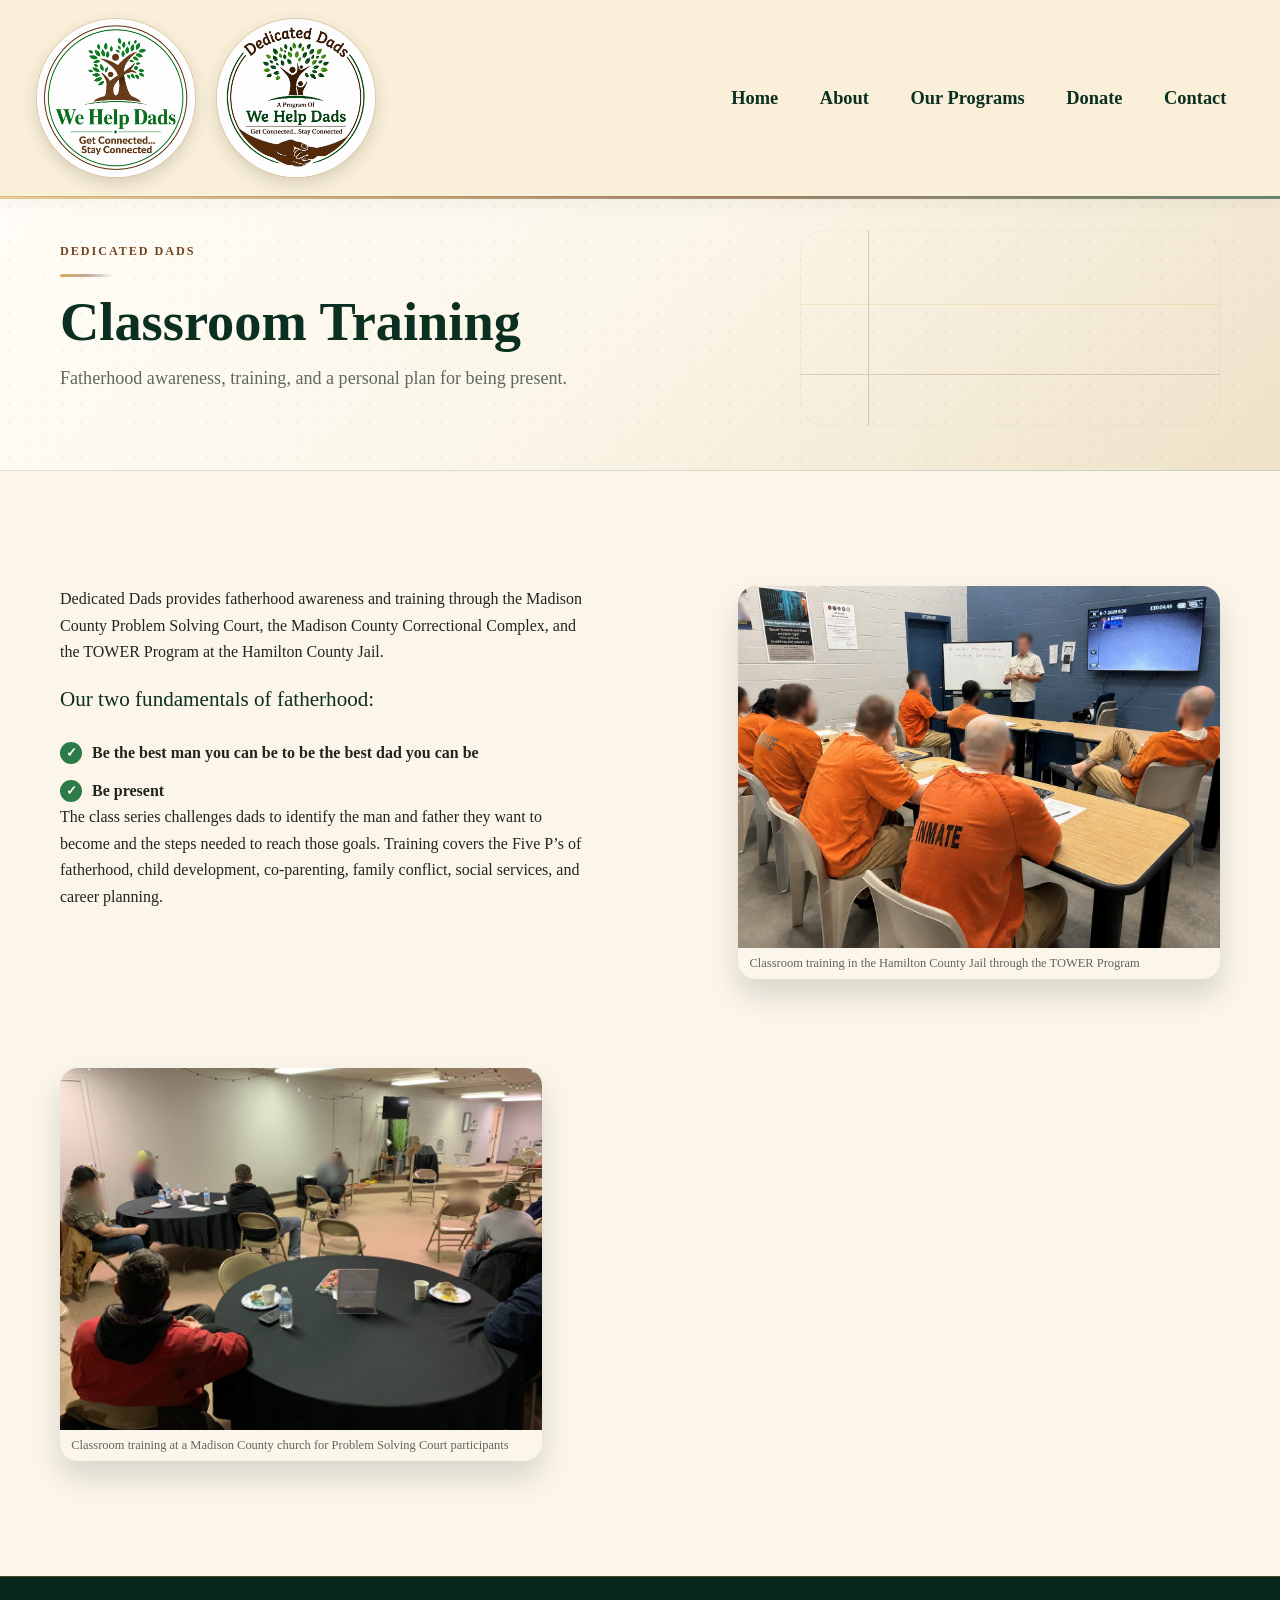
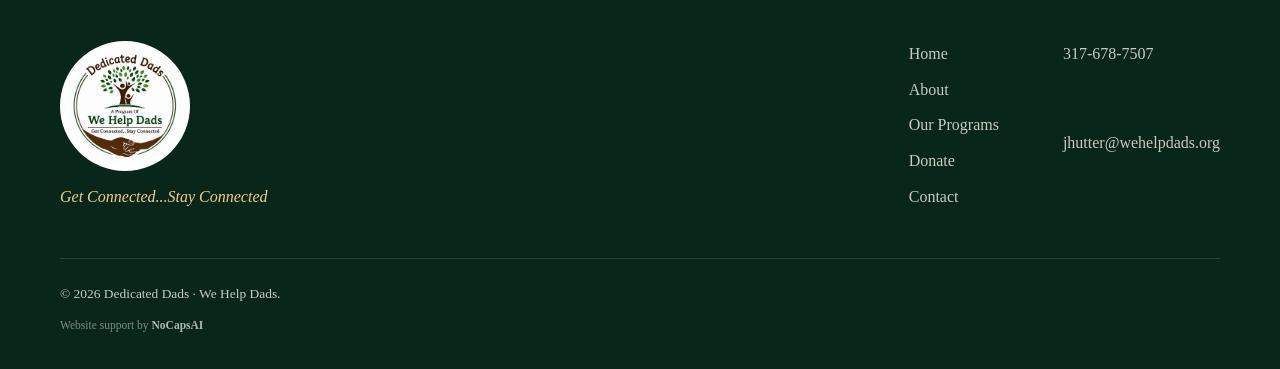
<file: classroom-training.html>
<!DOCTYPE html><html lang="en"><head><meta charset="UTF-8"><meta name="viewport" content="width=device-width, initial-scale=1.0"><title>Dedicated Dads Classroom Training | We Help Dads</title><link rel="stylesheet" href="styles.css?v=classroom-photos-v7"></head><body><a class="skip-link" href="#main">Skip to main content</a><header class="site-header"><nav class="nav container" aria-label="Primary navigation"><a class="nav__brand" href="index.html"><span class="nav__logo-frame nav__logo-secondary"><img src="assets/logos/we_help_dads_tree_emblem.png" alt="We Help Dads" class="nav__logo-img"></span><span class="nav__logo-frame nav__logo"><img src="assets/logos/official-dedicated-dads-we-help-dads-logo.png" alt="Dedicated Dads" class="nav__logo-img"></span></a><button class="nav__toggle" id="navToggle" aria-expanded="false" aria-controls="navMenu" aria-label="Open menu"><span></span><span></span><span></span></button><ul class="nav__menu" id="navMenu"><li><a href="index.html">Home</a></li><li class="nav__item--dropdown"><a href="about.html" aria-haspopup="true">About</a><ul class="nav__dropdown" aria-label="About"><li><a href="history.html">Our History</a></li><li><a href="board.html">Board of Directors</a></li><li><a href="partner-programs.html">Partner Programs</a></li></ul></li><li class="nav__item--dropdown"><a href="programs.html" aria-haspopup="true">Our Programs</a><ul class="nav__dropdown" aria-label="Our Programs"><li><a href="programs.html">Program Overview</a></li><li><a href="classroom-training.html" aria-current="page">Dedicated Dads Classroom Training</a></li><li><a href="dedicated-dads-2.html">Dedicated Dads 2.0</a></li></ul></li><li><a href="donate.html">Donate</a></li><li><a href="contact.html">Contact</a></li></ul></nav></header><main id="main"><section class="page-banner page-banner--programs"><div class="container page-banner__copy reveal"><p class="eyebrow">Dedicated Dads</p><div class="hero-accent" aria-hidden="true"></div><h1>Classroom Training</h1><p class="page-banner__lead">Fatherhood awareness, training, and a personal plan for being present.</p></div></section><section class="section"><div class="container"><div class="split split--start"><div class="reveal"><p>Dedicated Dads provides fatherhood awareness and training through the Madison County Problem Solving Court, the Madison County Correctional Complex, and the TOWER Program at the Hamilton County Jail.</p><p class="lead">Our two fundamentals of fatherhood:</p><ul class="check-list"><li>Be the best man you can be to be the best dad you can be</li><li>Be present</li></ul><p>The class series challenges dads to identify the man and father they want to become and the steps needed to reach those goals. Training covers the Five P&rsquo;s of fatherhood, child development, co-parenting, family conflict, social services, and career planning.</p></div><div class="reveal classroom-photo classroom-photo--one"><figure><img src="assets/images/programs/jail-classroom-full-blurred.jpg?v=115fbba3" alt="Dedicated Dads fatherhood class at a county jail"><figcaption>Classroom training in the Hamilton County Jail through the TOWER Program</figcaption></figure></div><div class="reveal classroom-photo classroom-photo--two"><figure><img src="assets/images/programs/classroom-roundtables-full-blurred.jpg" alt="Dedicated Dads classroom discussion around round tables"><figcaption>Classroom training at a Madison County church for Problem Solving Court participants</figcaption></figure></div></div></div></section></main><footer class="footer"><div class="container footer__grid"><div class="footer__brand"><img src="assets/logos/official-dedicated-dads-we-help-dads-logo.png" alt="Dedicated Dads"><p>Get Connected...Stay Connected</p></div><nav class="footer__nav"><a href="index.html">Home</a><a href="about.html">About</a><a href="programs.html">Our Programs</a><a href="donate.html">Donate</a><a href="contact.html">Contact</a></nav><div class="footer__contact"><a href="tel:+13176787507">317-678-7507</a><a href="mailto:jhutter@wehelpdads.org">jhutter@wehelpdads.org</a></div><p class="footer__legal">&copy; <span id="year"></span> Dedicated Dads · We Help Dads.</p><p class="footer__credit">Website support by <a href="https://nocapsai.com" target="_blank" rel="noopener noreferrer">NoCapsAI</a></p></div></footer><script src="script.js?v=pages-v2"></script></body></html>
</file>
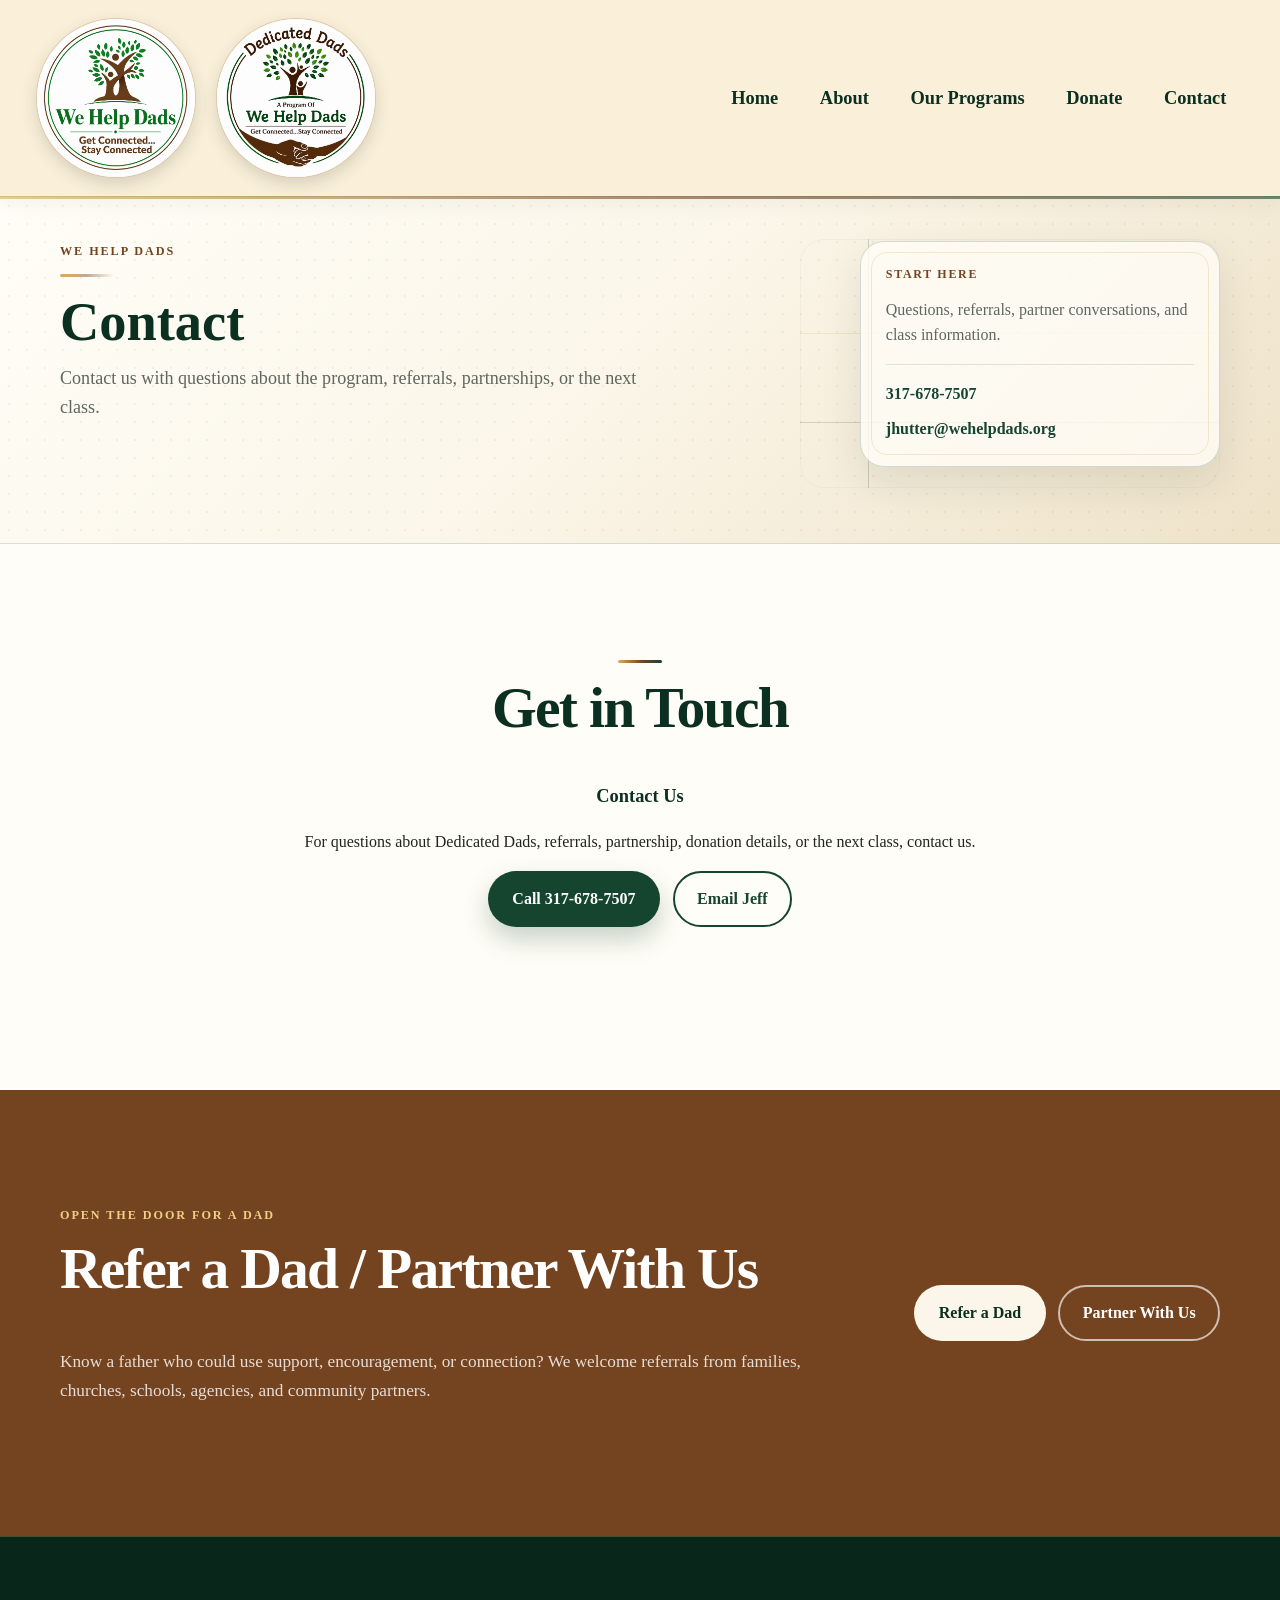
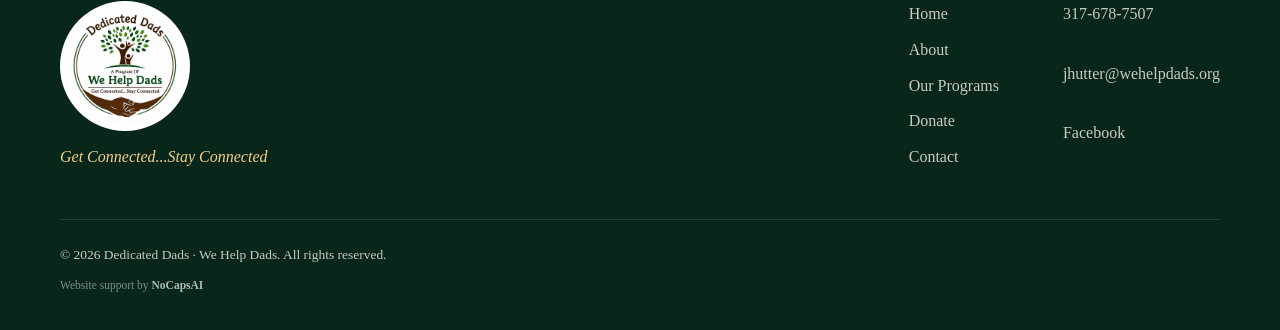
<file: contact.html>
<!DOCTYPE html>
<html lang="en">
<head>
  <meta charset="UTF-8" />
  <meta name="viewport" content="width=device-width, initial-scale=1.0" />
  <title>Contact | We Help Dads — Dedicated Dads</title>
  <meta name="description" content="Contact Jeff Hutter of We Help Dads with questions about the Dedicated Dads fatherhood program, referrals, class schedules, or partnerships." />
  <meta name="theme-color" content="#070d16" />
  <meta property="og:type" content="website" />
  <meta property="og:title" content="Contact | We Help Dads — Dedicated Dads" />
  <meta property="og:description" content="Contact us with questions about Dedicated Dads, referrals, or partnerships." />
  <meta property="og:image" content="assets/logos/official-dedicated-dads-we-help-dads-logo.png" />
  <meta property="og:url" content="https://wehelpdads.org/contact.html" />
  <meta name="twitter:card" content="summary_large_image" />
  <link rel="icon" href="assets/logos/official-dedicated-dads-we-help-dads-logo.png" type="image/png" />
  <link rel="stylesheet" href="styles.css?v=pages-v1" />
</head>
<body id="top">
  <a class="skip-link" href="#main">Skip to main content</a>
  <header class="site-header">
    <nav class="nav container" aria-label="Primary navigation">
      <a class="nav__brand" href="index.html" aria-label="We Help Dads home">
        <span class="nav__logo-frame nav__logo-secondary"><img src="assets/logos/we_help_dads_tree_emblem.png" alt="We Help Dads — Get Connected, Stay Connected" class="nav__logo-img" /></span>
        <span class="nav__logo-frame nav__logo"><img src="assets/logos/official-dedicated-dads-we-help-dads-logo.png" alt="Dedicated Dads" class="nav__logo-img" /></span>
      </a>
      <button class="nav__toggle" id="navToggle" aria-expanded="false" aria-controls="navMenu" aria-label="Open menu"><span></span><span></span><span></span></button>
      <ul class="nav__menu" id="navMenu">
        <li><a href="index.html">Home</a></li>
        <li class="nav__item--dropdown">
          <a href="about.html" aria-haspopup="true">About</a>
          <ul class="nav__dropdown" aria-label="About">
            <li><a href="history.html">Our History</a></li>
            
            <li><a href="board.html">Board of Directors</a></li>
            <li><a href="partner-programs.html">Partner Programs</a></li>
          </ul>
        </li>
        <li class="nav__item--dropdown">
          <a href="programs.html" aria-haspopup="true">Our Programs</a>
          <ul class="nav__dropdown" aria-label="Our Programs">
            <li><a href="programs.html">Program Overview</a></li>
            <li><a href="classroom-training.html">Dedicated Dads Classroom Training</a></li>
            <li><a href="dedicated-dads-2.html">Dedicated Dads 2.0</a></li>
          </ul>
        </li>
        <li><a href="donate.html">Donate</a></li>
        <li><a href="contact.html" aria-current="page">Contact</a></li>
      </ul>
    </nav>
  </header>

  <main id="main">

    <section class="page-banner page-banner--simple" aria-labelledby="contact-page-title">
      <div class="container page-banner__grid page-banner__grid--simple">
        <div class="page-banner__copy reveal">
          <p class="eyebrow">We Help Dads</p>
          <div class="hero-accent" aria-hidden="true"></div>
          <h1 id="contact-page-title">Contact</h1>
          <p class="page-banner__lead">Contact us with questions about the program, referrals, partnerships, or the next class.</p>
        </div>

        <aside class="hero-feature hero-feature--simple reveal" aria-label="Contact options">
          <p class="hero-feature__label">Start here</p>
          <p>Questions, referrals, partner conversations, and class information.</p>
          <div class="hero-feature__links">
            <a href="tel:+13176787507">317-678-7507</a>
            <a href="mailto:jhutter@wehelpdads.org">jhutter@wehelpdads.org</a>
          </div>
        </aside>
      </div>
    </section>

    <section class="section contact" id="contact" aria-labelledby="contact-title">
      <div class="container section-heading section-heading--center reveal">
        <h2 id="contact-title">Get in Touch</h2>
        <p class="contact__subheading">Contact Us</p>
        <p>For questions about Dedicated Dads, referrals, partnership, donation details, or the next class, contact us.</p>
        <div class="button-row button-row--center">
          <a class="btn btn--primary" href="tel:+13176787507">Call 317-678-7507</a>
          <a class="btn btn--secondary" href="mailto:jhutter@wehelpdads.org">Email Jeff</a>
        </div>
      </div>
    </section>

    <section class="section refer" id="refer" aria-labelledby="refer-title">
      <div class="container refer__inner reveal">
        <div>
          <p class="eyebrow">Open the door for a dad</p>
          <h2 id="refer-title">Refer a Dad / Partner With Us</h2>
          <p>Know a father who could use support, encouragement, or connection? We welcome referrals from families, churches, schools, agencies, and community partners.</p>
        </div>
        <div class="button-row">
          <a class="btn btn--light" href="mailto:jhutter@wehelpdads.org?subject=Refer%20a%20Dad">Refer a Dad</a>
          <a class="btn btn--outline-light" href="mailto:jhutter@wehelpdads.org?subject=Partner%20With%20We%20Help%20Dads">Partner With Us</a>
        </div>
      </div>
    </section>

  </main>

  <!-- TODO: Do not add mascot/assistant widget unless Jeff explicitly approves it. -->

  <footer class="footer">
    <div class="container footer__grid">
      <div class="footer__brand"><img src="assets/logos/official-dedicated-dads-we-help-dads-logo.png" alt="Dedicated Dads, a program of We Help Dads" /><p>Get Connected...Stay Connected</p></div>
      <nav class="footer__nav" aria-label="Footer navigation"><a href="index.html">Home</a><a href="about.html">About</a><a href="programs.html">Our Programs</a><a href="donate.html">Donate</a><a href="contact.html">Contact</a></nav>
      <div class="footer__contact"><a href="tel:+13176787507">317-678-7507</a><a href="mailto:jhutter@wehelpdads.org">jhutter@wehelpdads.org</a><a href="https://www.facebook.com/WeHelpDads/" target="_blank" rel="noopener noreferrer">Facebook</a></div>
      <p class="footer__legal">&copy; <span id="year"></span> Dedicated Dads &middot; We Help Dads. All rights reserved.</p>
      <p class="footer__credit">Website support by <a href="https://nocapsai.com" target="_blank" rel="noopener noreferrer">NoCapsAI</a></p>
    </div>
  </footer>
  <script src="script.js?v=board-v1"></script>
</body>
</html>
</file>
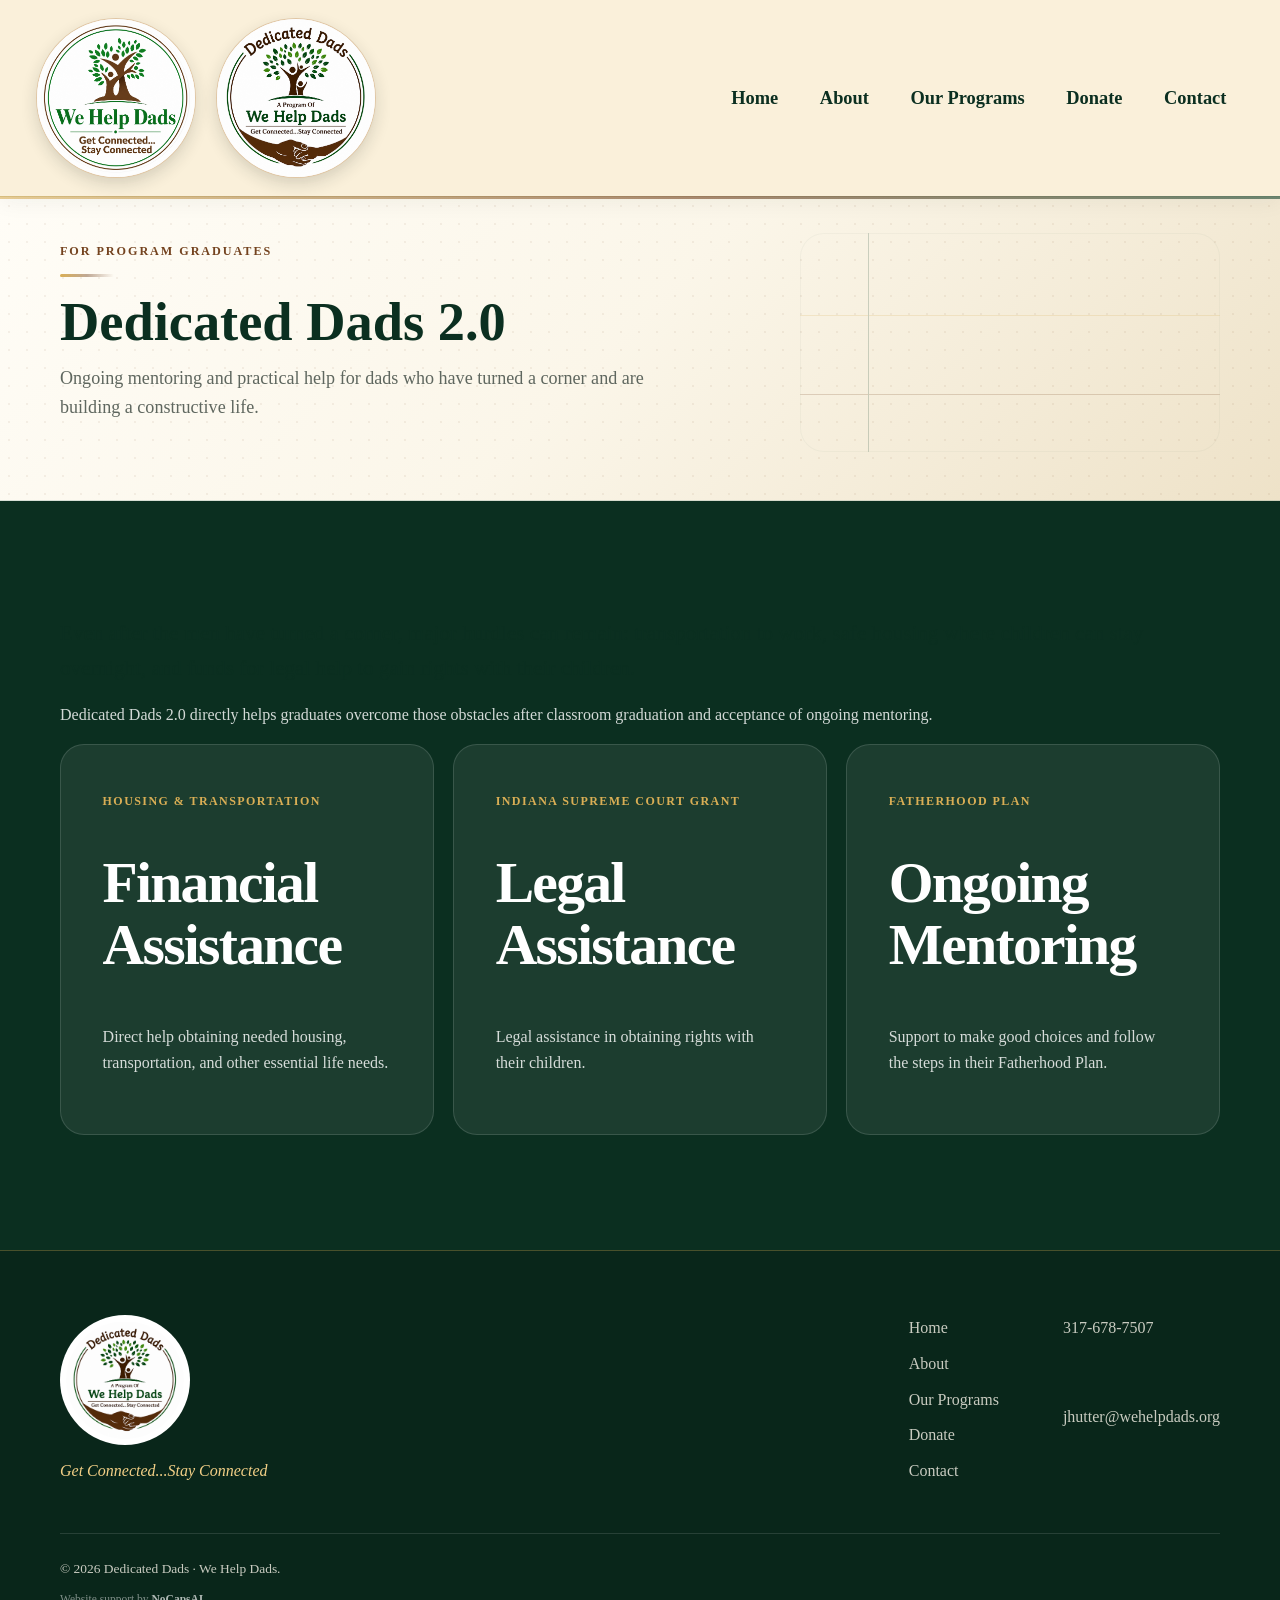
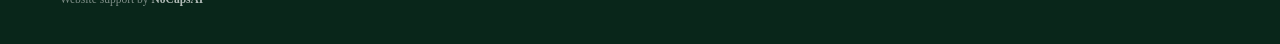
<file: dedicated-dads-2.html>
<!DOCTYPE html><html lang="en"><head><meta charset="UTF-8"><meta name="viewport" content="width=device-width, initial-scale=1.0"><title>Dedicated Dads 2.0 | We Help Dads</title><link rel="stylesheet" href="styles.css?v=pages-v2"></head><body><a class="skip-link" href="#main">Skip to main content</a><header class="site-header"><nav class="nav container" aria-label="Primary navigation"><a class="nav__brand" href="index.html"><span class="nav__logo-frame nav__logo-secondary"><img src="assets/logos/we_help_dads_tree_emblem.png" alt="We Help Dads" class="nav__logo-img"></span><span class="nav__logo-frame nav__logo"><img src="assets/logos/official-dedicated-dads-we-help-dads-logo.png" alt="Dedicated Dads" class="nav__logo-img"></span></a><button class="nav__toggle" id="navToggle" aria-expanded="false" aria-controls="navMenu" aria-label="Open menu"><span></span><span></span><span></span></button><ul class="nav__menu" id="navMenu"><li><a href="index.html">Home</a></li><li class="nav__item--dropdown"><a href="about.html" aria-haspopup="true">About</a><ul class="nav__dropdown" aria-label="About"><li><a href="history.html">Our History</a></li><li><a href="board.html">Board of Directors</a></li><li><a href="partner-programs.html">Partner Programs</a></li></ul></li><li class="nav__item--dropdown"><a href="programs.html" aria-haspopup="true">Our Programs</a><ul class="nav__dropdown" aria-label="Our Programs"><li><a href="programs.html">Program Overview</a></li><li><a href="classroom-training.html">Dedicated Dads Classroom Training</a></li><li><a href="dedicated-dads-2.html" aria-current="page">Dedicated Dads 2.0</a></li></ul></li><li><a href="donate.html">Donate</a></li><li><a href="contact.html">Contact</a></li></ul></nav></header><main id="main"><section class="page-banner page-banner--programs"><div class="container page-banner__copy reveal"><p class="eyebrow">For Program Graduates</p><div class="hero-accent" aria-hidden="true"></div><h1>Dedicated Dads 2.0</h1><p class="page-banner__lead">Ongoing mentoring and practical help for dads who have turned a corner and are building a constructive life.</p></div></section><section class="section program"><div class="container"><p class="lead">Even after the men have turned a corner, major hurdles can remain: transportation to work, safe housing where children can stay overnight, and funds for legal help to gain rights with their children.</p><p>Dedicated Dads 2.0 directly helps graduates overcome those obstacles after classroom graduation and acceptance of ongoing mentoring.</p><div class="program__grid"><article class="info-card"><span>Housing &amp; Transportation</span><h2>Financial Assistance</h2><p>Direct help obtaining needed housing, transportation, and other essential life needs.</p></article><article class="info-card"><span>Indiana Supreme Court Grant</span><h2>Legal Assistance</h2><p>Legal assistance in obtaining rights with their children.</p></article><article class="info-card"><span>Fatherhood Plan</span><h2>Ongoing Mentoring</h2><p>Support to make good choices and follow the steps in their Fatherhood Plan.</p></article></div></div></section></main><footer class="footer"><div class="container footer__grid"><div class="footer__brand"><img src="assets/logos/official-dedicated-dads-we-help-dads-logo.png" alt="Dedicated Dads"><p>Get Connected...Stay Connected</p></div><nav class="footer__nav"><a href="index.html">Home</a><a href="about.html">About</a><a href="programs.html">Our Programs</a><a href="donate.html">Donate</a><a href="contact.html">Contact</a></nav><div class="footer__contact"><a href="tel:+13176787507">317-678-7507</a><a href="mailto:jhutter@wehelpdads.org">jhutter@wehelpdads.org</a></div><p class="footer__legal">&copy; <span id="year"></span> Dedicated Dads · We Help Dads.</p><p class="footer__credit">Website support by <a href="https://nocapsai.com" target="_blank" rel="noopener noreferrer">NoCapsAI</a></p></div></footer><script src="script.js?v=pages-v2"></script></body></html>
</file>
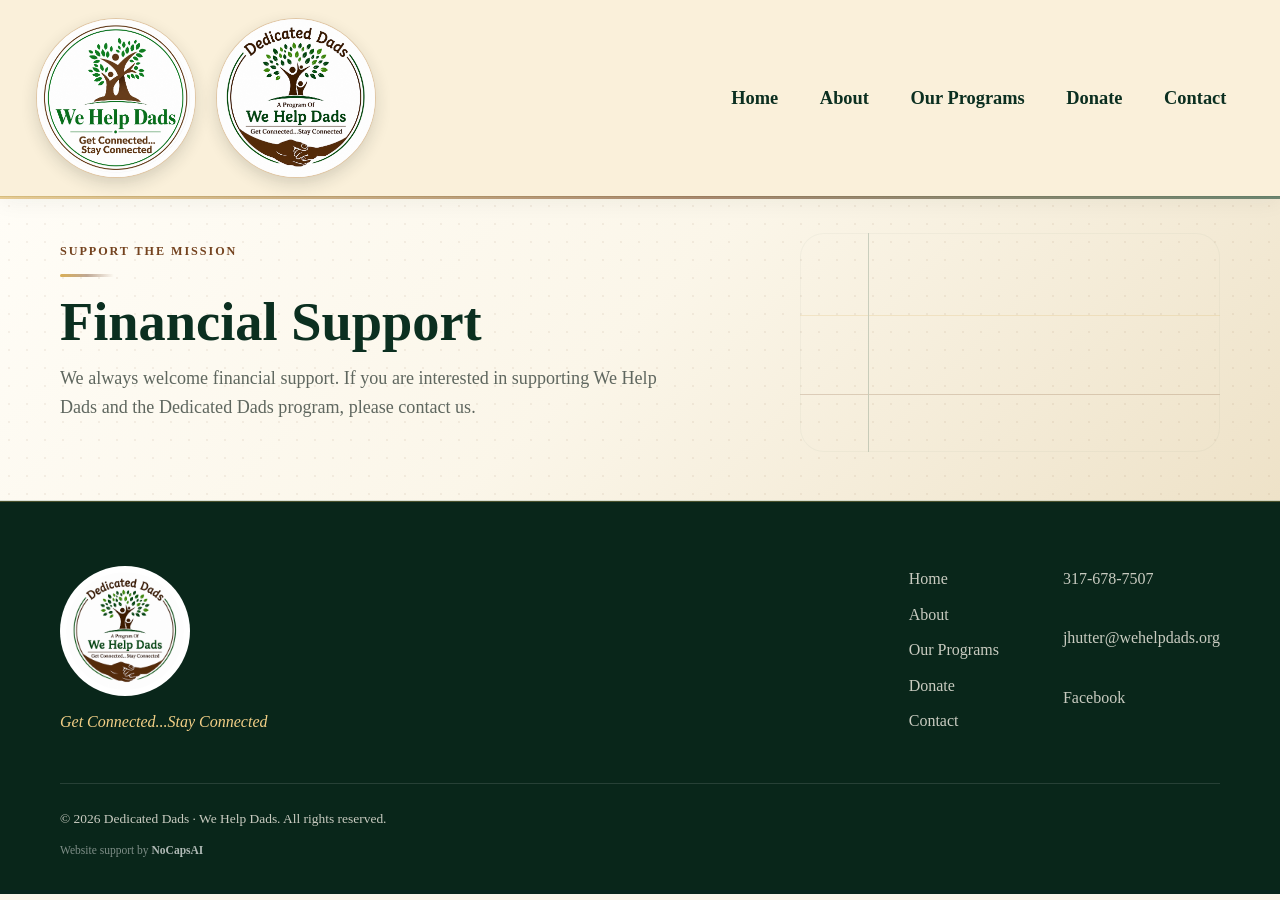
<file: donate.html>
<!DOCTYPE html>
<html lang="en">
<head>
  <meta charset="UTF-8" />
  <meta name="viewport" content="width=device-width, initial-scale=1.0" />
  <title>Donate | We Help Dads — Dedicated Dads</title>
  <meta name="description" content="Support We Help Dads and the Dedicated Dads fatherhood program. Every contribution helps fund classes, outreach, and mentoring for troubled dads in Indiana." />
  <meta name="theme-color" content="#070d16" />
  <meta property="og:type" content="website" />
  <meta property="og:title" content="Donate | We Help Dads — Dedicated Dads" />
  <meta property="og:description" content="Support the mission — help troubled dads become constructive, fully involved fathers." />
  <meta property="og:image" content="assets/logos/official-dedicated-dads-we-help-dads-logo.png" />
  <meta property="og:url" content="https://wehelpdads.org/donate.html" />
  <meta name="twitter:card" content="summary_large_image" />
  <link rel="icon" href="assets/logos/official-dedicated-dads-we-help-dads-logo.png" type="image/png" />
  <link rel="stylesheet" href="styles.css?v=pages-v1" />
</head>
<body id="top">
  <a class="skip-link" href="#main">Skip to main content</a>
  <header class="site-header">
    <nav class="nav container" aria-label="Primary navigation">
      <a class="nav__brand" href="index.html" aria-label="We Help Dads home">
        <span class="nav__logo-frame nav__logo-secondary"><img src="assets/logos/we_help_dads_tree_emblem.png" alt="We Help Dads — Get Connected, Stay Connected" class="nav__logo-img" /></span>
        <span class="nav__logo-frame nav__logo"><img src="assets/logos/official-dedicated-dads-we-help-dads-logo.png" alt="Dedicated Dads" class="nav__logo-img" /></span>
      </a>
      <button class="nav__toggle" id="navToggle" aria-expanded="false" aria-controls="navMenu" aria-label="Open menu"><span></span><span></span><span></span></button>
      <ul class="nav__menu" id="navMenu">
        <li><a href="index.html">Home</a></li>
        <li class="nav__item--dropdown">
          <a href="about.html" aria-haspopup="true">About</a>
          <ul class="nav__dropdown" aria-label="About">
            <li><a href="history.html">Our History</a></li>
            
            <li><a href="board.html">Board of Directors</a></li>
            <li><a href="partner-programs.html">Partner Programs</a></li>
          </ul>
        </li>
        <li class="nav__item--dropdown">
          <a href="programs.html" aria-haspopup="true">Our Programs</a>
          <ul class="nav__dropdown" aria-label="Our Programs">
            <li><a href="programs.html">Program Overview</a></li>
            <li><a href="classroom-training.html">Dedicated Dads Classroom Training</a></li>
            <li><a href="dedicated-dads-2.html">Dedicated Dads 2.0</a></li>
          </ul>
        </li>
        <li><a href="donate.html" aria-current="page">Donate</a></li>
        <li><a href="contact.html">Contact</a></li>
      </ul>
    </nav>
  </header>

  <main id="main">

    <section class="page-banner page-banner--simple" aria-labelledby="donate-page-title">
      <div class="container page-banner__copy reveal">
        <p class="eyebrow">Support the Mission</p>
        <div class="hero-accent" aria-hidden="true"></div>
        <h1 id="donate-page-title">Financial Support</h1>
        <p class="page-banner__lead">We always welcome financial support. If you are interested in supporting We Help Dads and the Dedicated Dads program, please <a href="contact.html">contact us</a>.</p>
      </div>
    </section>
  </main>


  <footer class="footer">
    <div class="container footer__grid">
      <div class="footer__brand"><img src="assets/logos/official-dedicated-dads-we-help-dads-logo.png" alt="Dedicated Dads, a program of We Help Dads" /><p>Get Connected...Stay Connected</p></div>
      <nav class="footer__nav" aria-label="Footer navigation"><a href="index.html">Home</a><a href="about.html">About</a><a href="programs.html">Our Programs</a><a href="donate.html">Donate</a><a href="contact.html">Contact</a></nav>
      <div class="footer__contact"><a href="tel:+13176787507">317-678-7507</a><a href="mailto:jhutter@wehelpdads.org">jhutter@wehelpdads.org</a><a href="https://www.facebook.com/WeHelpDads/" target="_blank" rel="noopener noreferrer">Facebook</a></div>
      <p class="footer__legal">&copy; <span id="year"></span> Dedicated Dads &middot; We Help Dads. All rights reserved.</p>
      <p class="footer__credit">Website support by <a href="https://nocapsai.com" target="_blank" rel="noopener noreferrer">NoCapsAI</a></p>
    </div>
  </footer>
  <script src="script.js?v=board-v1"></script>
</body>
</html>
</file>
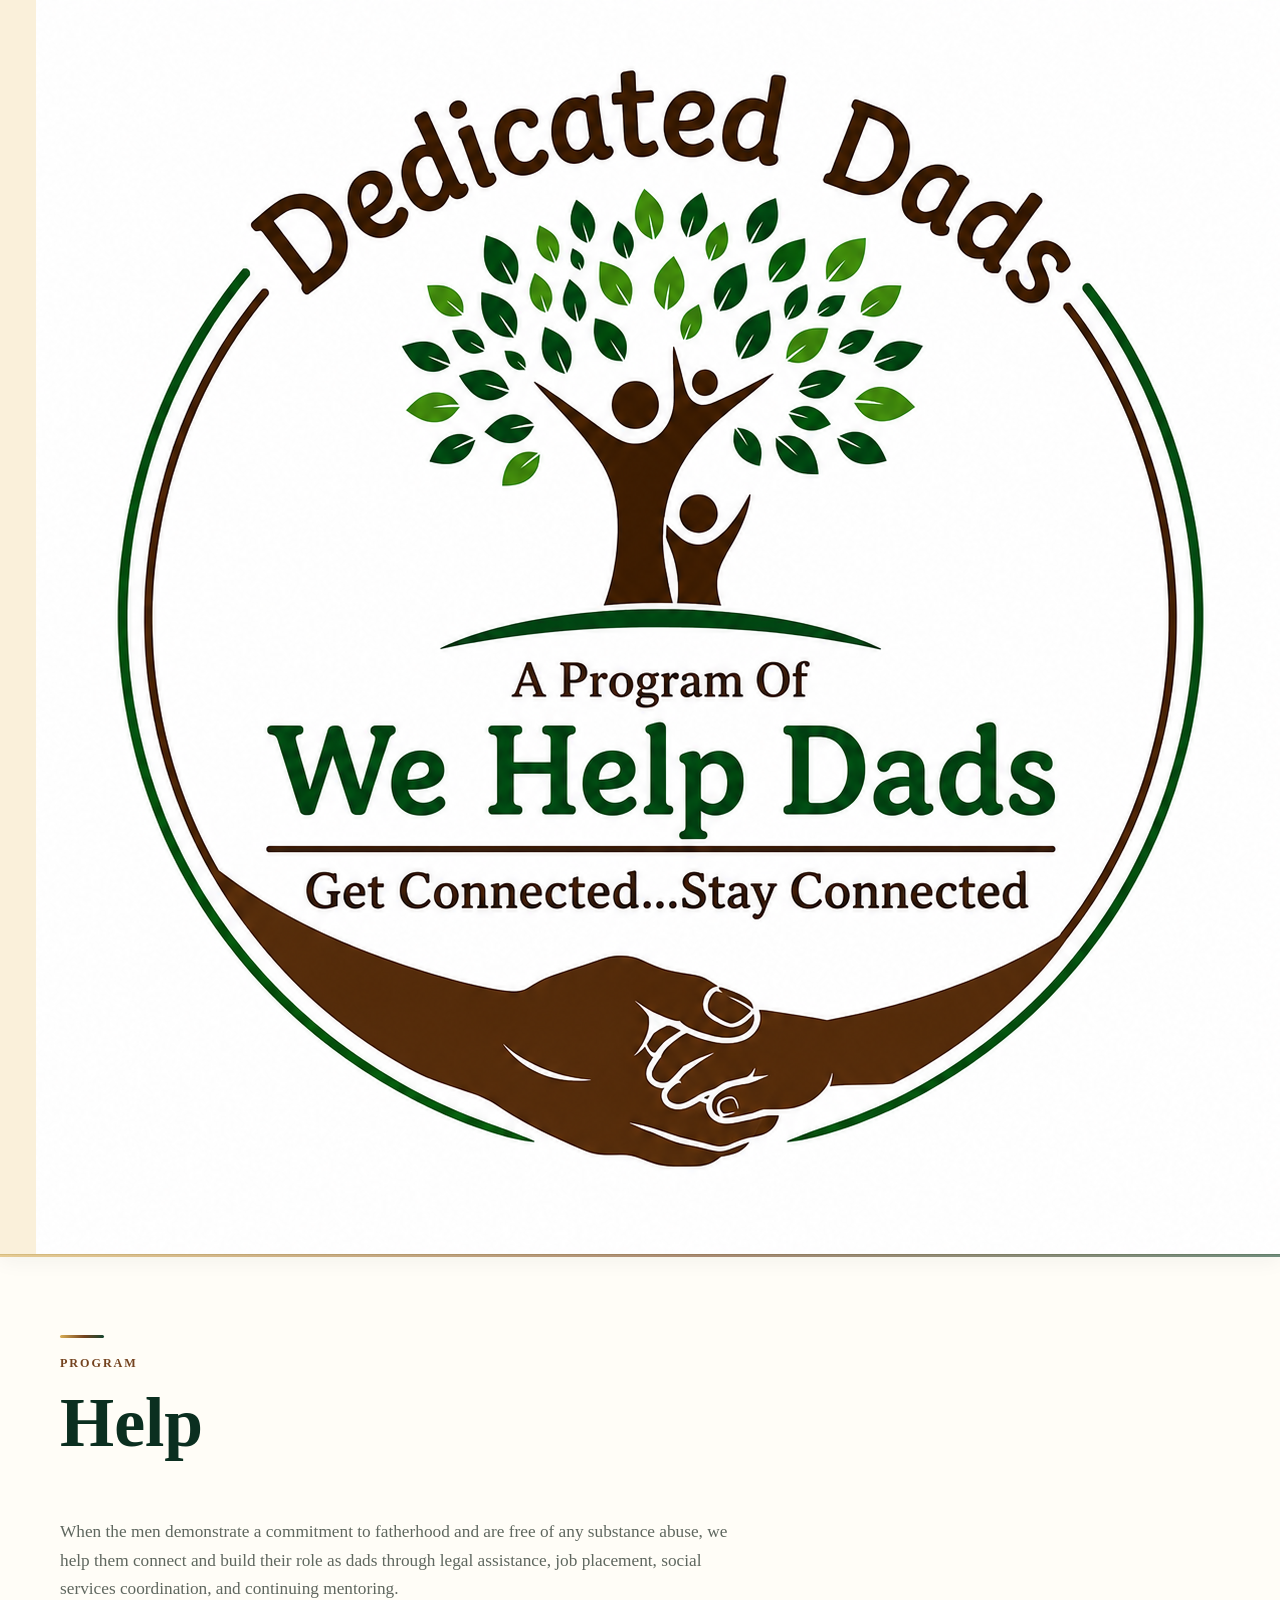
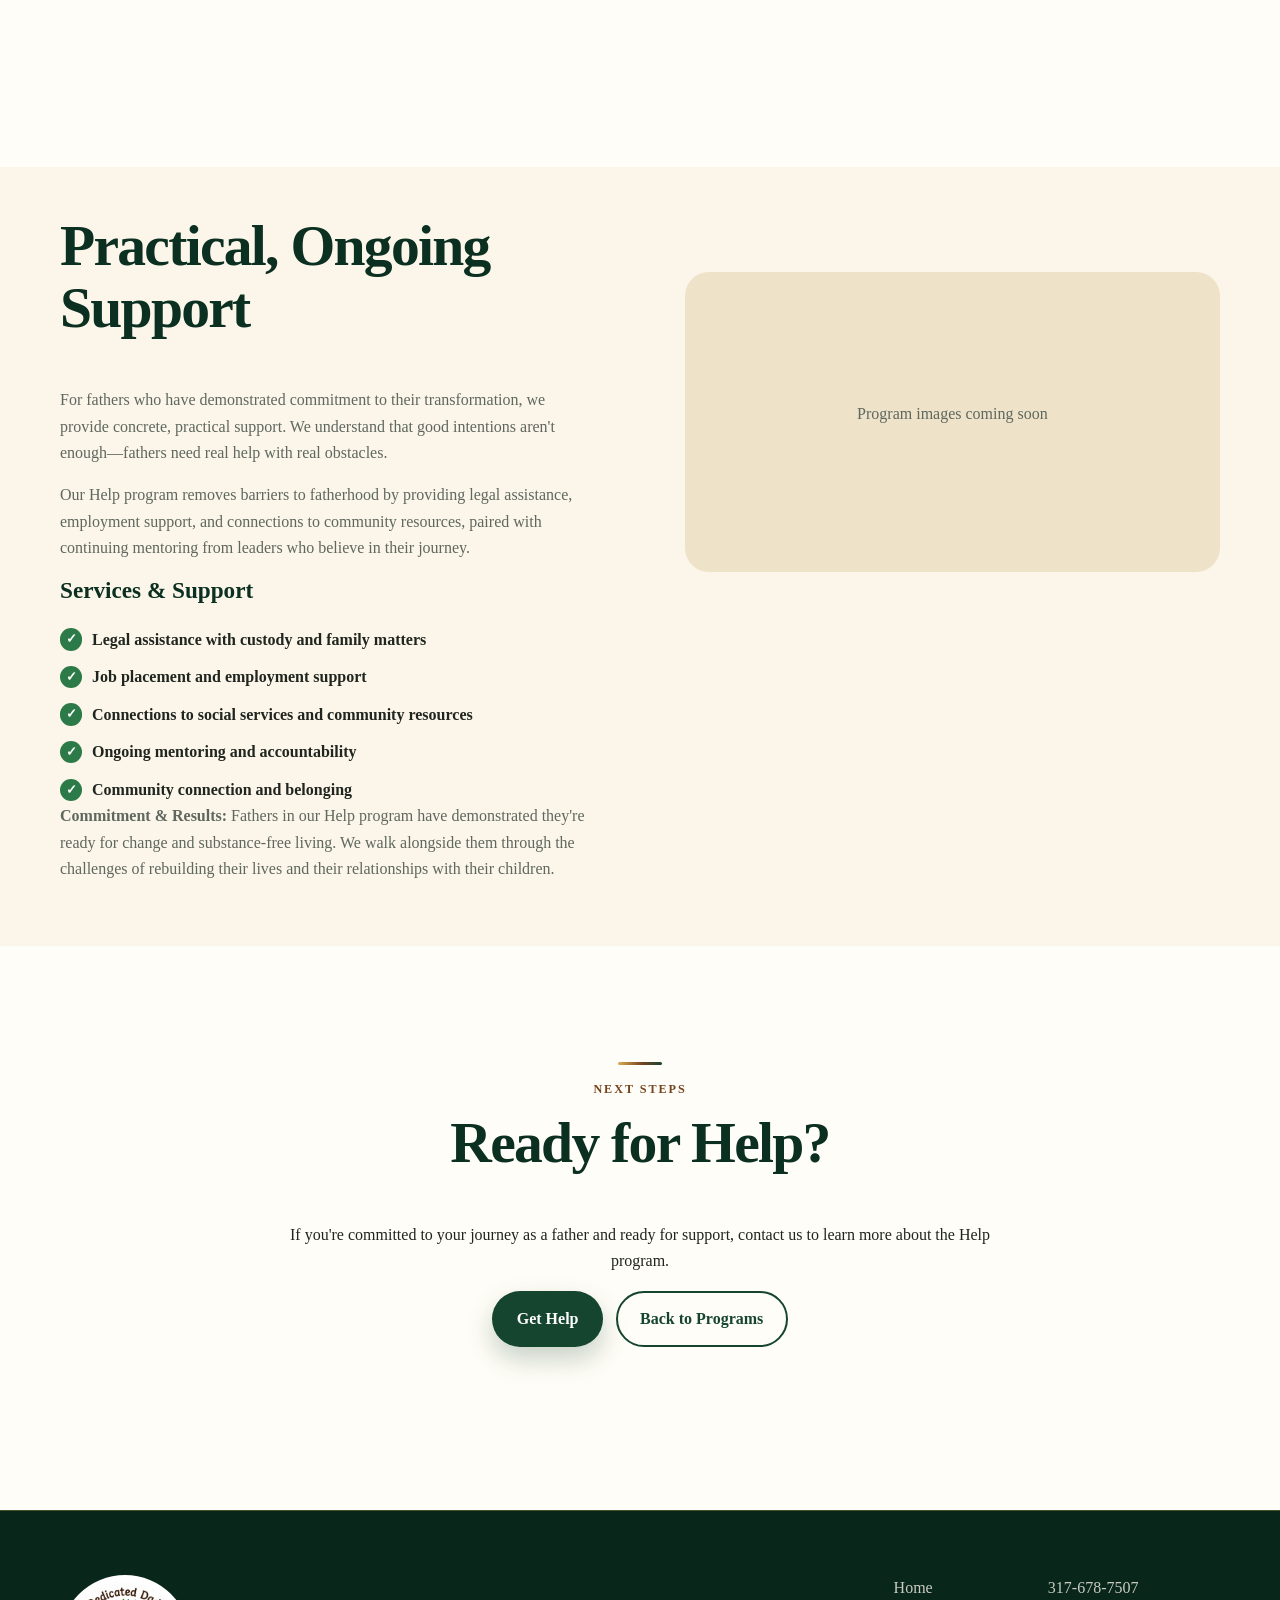
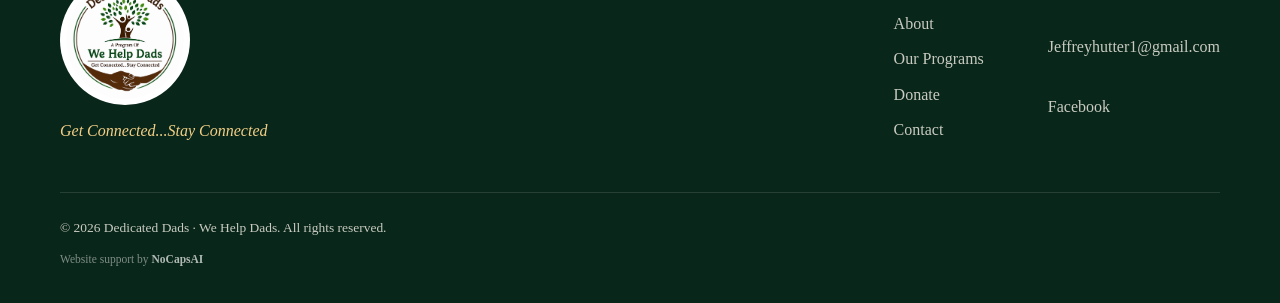
<file: help.html>
<!DOCTYPE html>
<html lang="en">
<head>
  <meta charset="UTF-8" />
  <meta name="viewport" content="width=device-width, initial-scale=1.0" />
  <title>Help Program | Dedicated Dads | We Help Dads</title>
  <meta name="description" content="The Help program provides ongoing support through legal assistance, job placement, and mentoring to help fathers build their role as dads." />
  <meta name="theme-color" content="#070d16" />
  <meta property="og:type" content="website" />
  <meta property="og:title" content="Help Program | Dedicated Dads | We Help Dads" />
  <meta property="og:description" content="Learn how the Help program supports dads in building their role as fathers." />
  <meta property="og:image" content="assets/logos/official-dedicated-dads-we-help-dads-logo.png" />
  <meta name="twitter:card" content="summary_large_image" />
  <link rel="icon" href="assets/logos/official-dedicated-dads-we-help-dads-logo.png" type="image/png" />
  <link rel="stylesheet" href="styles.css?v=cinematic-hero-1" />
</head>
<body id="top">
  <a class="skip-link" href="#main">Skip to main content</a>
  <header class="site-header">
    <nav class="nav container" aria-label="Primary navigation">
      <a class="nav__brand" href="index.html" aria-label="We Help Dads home">
        <img src="assets/logos/official-dedicated-dads-we-help-dads-logo.png" alt="Dedicated Dads, a program of We Help Dads — Get Connected, Stay Connected" class="nav__logo" />
      </a>
      <button class="nav__toggle" id="navToggle" aria-expanded="false" aria-controls="navMenu" aria-label="Open menu"><span></span><span></span><span></span></button>
      <ul class="nav__menu" id="navMenu">
        <li><a href="index.html">Home</a></li>
        <li class="nav__item--dropdown">
          <button class="nav__dropdown-btn" aria-expanded="false" aria-haspopup="true" id="aboutBtn">About</button>
          <ul class="nav__dropdown" aria-label="About" id="aboutMenu">
            <li><a href="about.html">Overview</a></li>
            <li><a href="our-history.html">Our History</a></li>
            <li><a href="who-we-are.html">Who We Are</a></li>
            <li><a href="partner-programs.html">Partner Programs</a></li>
          </ul>
        </li>
        <li class="nav__item--dropdown">
          <button class="nav__dropdown-btn" aria-expanded="false" aria-haspopup="true" id="programsBtn">Our Programs</button>
          <ul class="nav__dropdown" aria-label="Our Programs" id="programsMenu">
            <li><a href="programs.html">Overview</a></li>
            <li><a href="influence.html">Influence</a></li>
            <li><a href="prepare.html">Prepare</a></li>
            <li><a href="help.html" aria-current="page">Help</a></li>
          </ul>
        </li>
        <li><a class="nav__cta" href="donate.html">Donate</a></li>
        <li><a href="contact.html">Contact</a></li>
      </ul>
    </nav>
  </header>

  <main id="main">
    <section class="section start" style="padding-top: 5rem;">
      <div class="container">
        <div class="section-heading reveal">
          <p class="eyebrow">Program</p>
          <h1>Help</h1>
          <p class="lead">When the men demonstrate a commitment to fatherhood and are free of any substance abuse, we help them connect and build their role as dads through legal assistance, job placement, social services coordination, and continuing mentoring.</p>
        </div>
      </div>
    </section>

    <section class="section" style="padding: 3rem 0;">
      <div class="container split">
        <div class="split__content reveal">
          <h2>Practical, Ongoing Support</h2>
          <p>For fathers who have demonstrated commitment to their transformation, we provide concrete, practical support. We understand that good intentions aren't enough—fathers need real help with real obstacles.</p>
          <p>Our Help program removes barriers to fatherhood by providing legal assistance, employment support, and connections to community resources, paired with continuing mentoring from leaders who believe in their journey.</p>
          <h3>Services & Support</h3>
          <ul class="check-list">
            <li>Legal assistance with custody and family matters</li>
            <li>Job placement and employment support</li>
            <li>Connections to social services and community resources</li>
            <li>Ongoing mentoring and accountability</li>
            <li>Community connection and belonging</li>
          </ul>
          <p><strong>Commitment & Results:</strong> Fathers in our Help program have demonstrated they're ready for change and substance-free living. We walk alongside them through the challenges of rebuilding their lives and their relationships with their children.</p>
        </div>
        <div class="photo-stack reveal">
          <!-- TODO: Add Help program photos here -->
          <div style="min-height: 300px; background: #eee2c8; border-radius: 24px; display: flex; align-items: center; justify-content: center; color: #5f675f;">
            <p>Program images coming soon</p>
          </div>
        </div>
      </div>
    </section>

    <section class="section contact">
      <div class="container section-heading section-heading--center reveal">
        <p class="eyebrow">Next Steps</p>
        <h2>Ready for Help?</h2>
        <p>If you're committed to your journey as a father and ready for support, contact us to learn more about the Help program.</p>
        <div class="button-row button-row--center">
          <a class="btn btn--primary" href="mailto:Jeffreyhutter1@gmail.com?subject=Help%20Program%20Interest">Get Help</a>
          <a class="btn btn--secondary" href="programs.html">Back to Programs</a>
        </div>
      </div>
    </section>
  </main>

  <footer class="footer">
    <div class="container footer__grid">
      <div class="footer__brand"><img src="assets/logos/official-dedicated-dads-we-help-dads-logo.png" alt="Dedicated Dads, a program of We Help Dads" /><p>Get Connected...Stay Connected</p></div>
      <nav class="footer__nav" aria-label="Footer navigation"><a href="index.html">Home</a><a href="about.html">About</a><a href="programs.html">Our Programs</a><a href="donate.html">Donate</a><a href="contact.html">Contact</a></nav>
      <div class="footer__contact"><a href="tel:+13176787507">317-678-7507</a><a href="mailto:Jeffreyhutter1@gmail.com">Jeffreyhutter1@gmail.com</a><a href="https://www.facebook.com/WeHelpDads/" target="_blank" rel="noopener noreferrer">Facebook</a></div>
      <p class="footer__legal">&copy; <span id="year"></span> Dedicated Dads · We Help Dads. All rights reserved.</p>
      <p class="footer__credit">Website support by <a href="https://nocapsai.com" target="_blank" rel="noopener noreferrer">NoCapsAI</a></p>
    </div>
  </footer>
  <script src="script.js?v=cinematic-hero-1"></script>
</body>
</html>
</file>
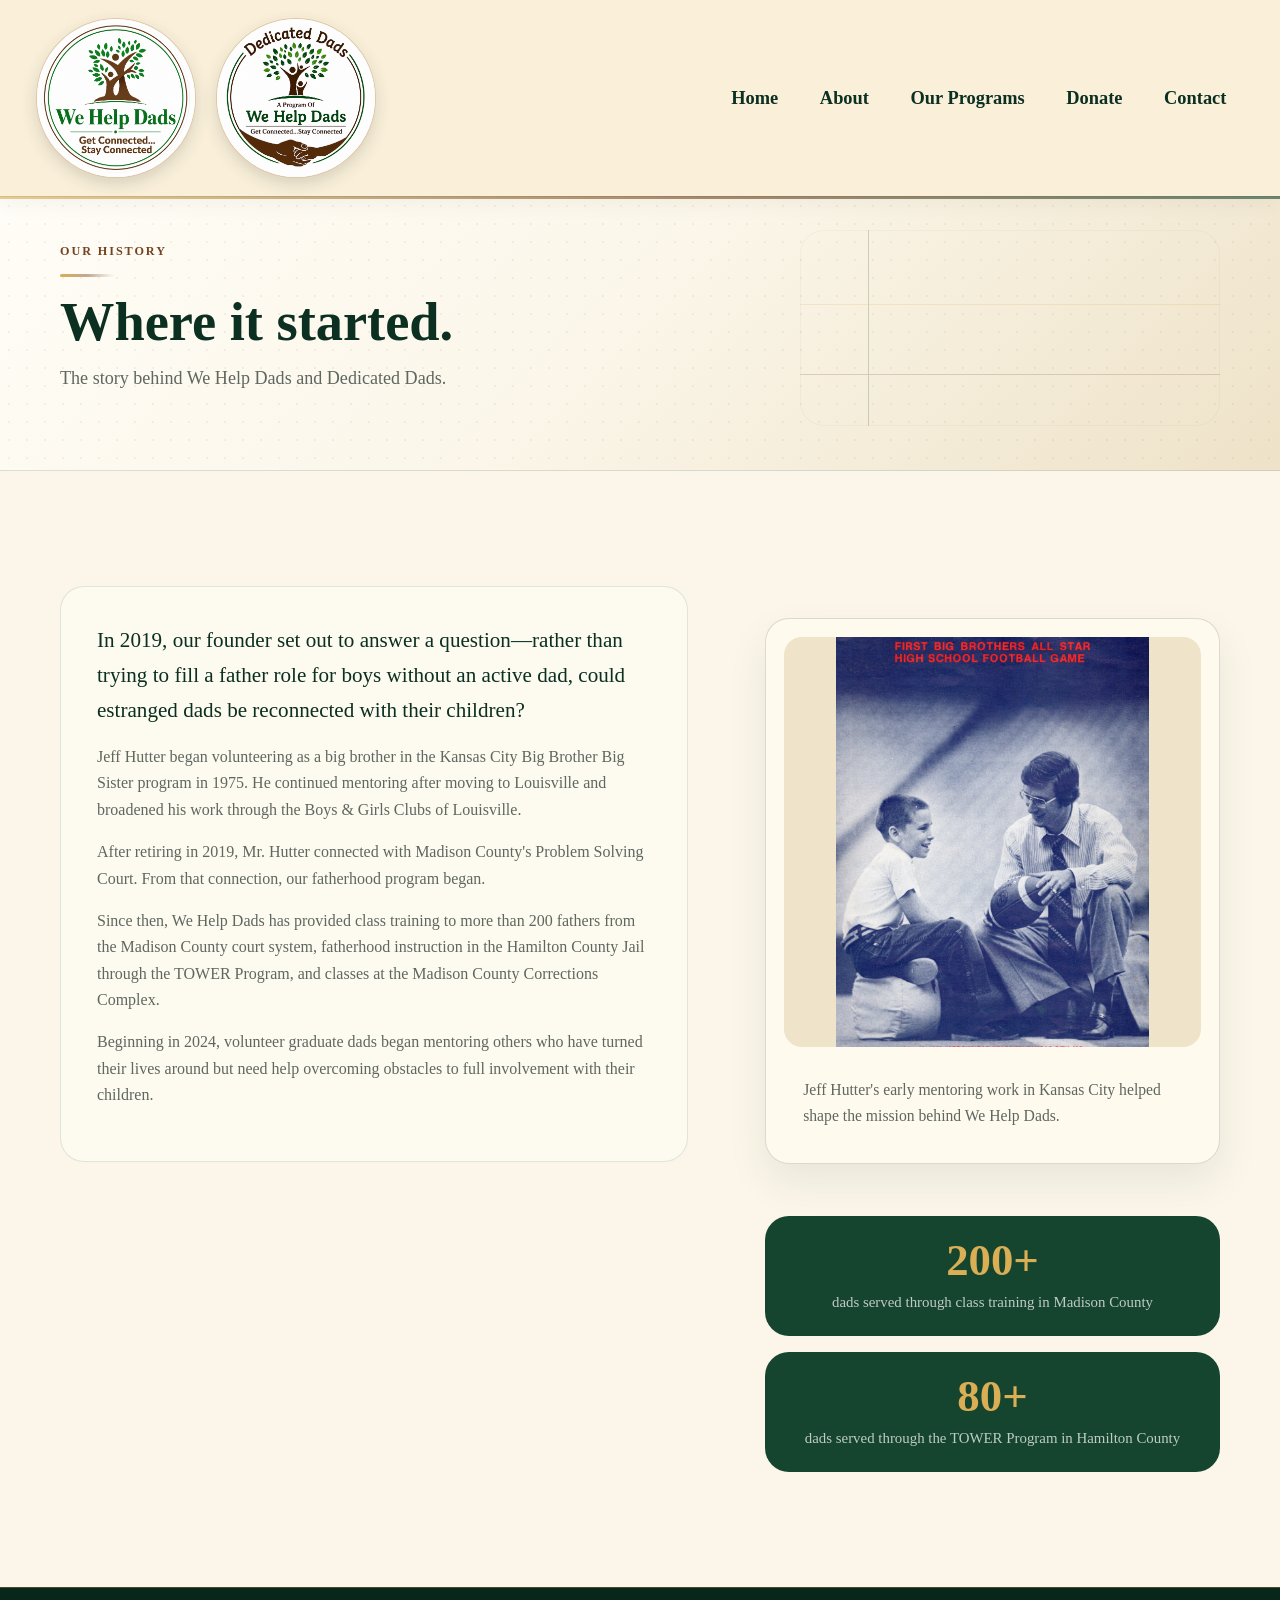
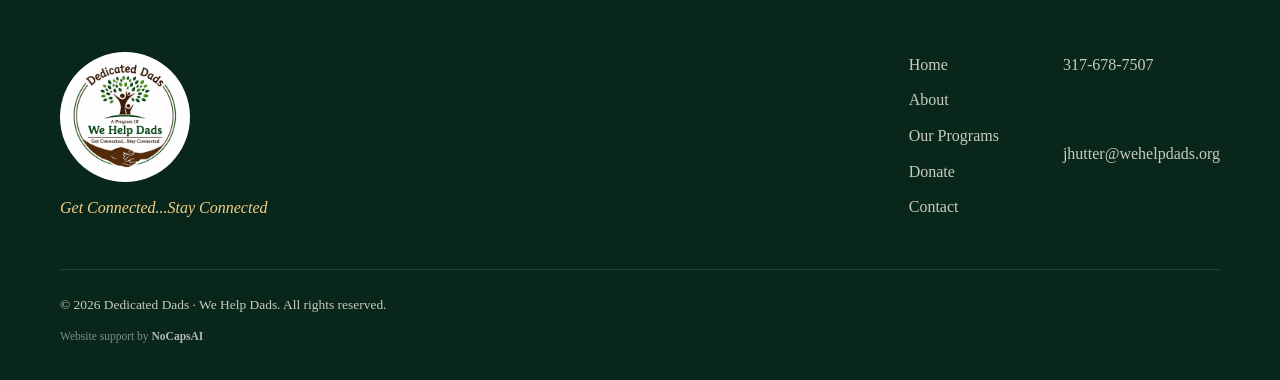
<file: history.html>
<!DOCTYPE html><html lang="en"><head><meta charset="UTF-8"><meta name="viewport" content="width=device-width, initial-scale=1.0"><title>Our History | We Help Dads</title><link rel="stylesheet" href="styles.css?v=pages-v2"></head><body><a class="skip-link" href="#main">Skip to main content</a><header class="site-header"><nav class="nav container" aria-label="Primary navigation"><a class="nav__brand" href="index.html" aria-label="We Help Dads home"><span class="nav__logo-frame nav__logo-secondary"><img src="assets/logos/we_help_dads_tree_emblem.png" alt="We Help Dads" class="nav__logo-img"></span><span class="nav__logo-frame nav__logo"><img src="assets/logos/official-dedicated-dads-we-help-dads-logo.png" alt="Dedicated Dads" class="nav__logo-img"></span></a><button class="nav__toggle" id="navToggle" aria-expanded="false" aria-controls="navMenu" aria-label="Open menu"><span></span><span></span><span></span></button><ul class="nav__menu" id="navMenu"><li><a href="index.html">Home</a></li><li class="nav__item--dropdown"><a href="about.html" aria-haspopup="true">About</a><ul class="nav__dropdown" aria-label="About"><li><a href="history.html" aria-current="page">Our History</a></li><li><a href="board.html">Board of Directors</a></li><li><a href="partner-programs.html">Partner Programs</a></li></ul></li><li class="nav__item--dropdown"><a href="programs.html" aria-haspopup="true">Our Programs</a><ul class="nav__dropdown" aria-label="Our Programs"><li><a href="programs.html">Program Overview</a></li><li><a href="classroom-training.html">Dedicated Dads Classroom Training</a></li><li><a href="dedicated-dads-2.html">Dedicated Dads 2.0</a></li></ul></li><li><a href="donate.html">Donate</a></li><li><a href="contact.html">Contact</a></li></ul></nav></header><main id="main"><section class="page-banner page-banner--about"><div class="container page-banner__copy reveal"><p class="eyebrow">Our History</p><div class="hero-accent" aria-hidden="true"></div><h1>Where it started.</h1><p class="page-banner__lead">The story behind We Help Dads and Dedicated Dads.</p></div></section><section class="section"><div class="container"><div class="history-layout"><div class="history-story reveal"><p class="lead">In 2019, our founder set out to answer a question—rather than trying to fill a father role for boys without an active dad, could estranged dads be reconnected with their children?</p><p>Jeff Hutter began volunteering as a big brother in the Kansas City Big Brother Big Sister program in 1975. He continued mentoring after moving to Louisville and broadened his work through the Boys &amp; Girls Clubs of Louisville.</p><p>After retiring in 2019, Mr. Hutter connected with Madison County's Problem Solving Court. From that connection, our fatherhood program began.</p><p>Since then, We Help Dads has provided class training to more than 200 fathers from the Madison County court system, fatherhood instruction in the Hamilton County Jail through the TOWER Program, and classes at the Madison County Corrections Complex.</p><p>Beginning in 2024, volunteer graduate dads began mentoring others who have turned their lives around but need help overcoming obstacles to full involvement with their children.</p></div><aside class="history__aside reveal"><figure class="history-photo"><img src="assets/images/about/jeff-big-brother-1976.jpg" alt="Jeff Hutter as a Big Brother to Chris in Kansas City in 1976"><figcaption>Jeff Hutter's early mentoring work in Kansas City helped shape the mission behind We Help Dads.</figcaption></figure><div class="history__side-grid"><div class="history__stat"><strong>200+</strong><span>dads served through class training in Madison County</span></div><div class="history__stat"><strong>80+</strong><span>dads served through the TOWER Program in Hamilton County</span></div></div></aside></div></div></section></main><footer class="footer"><div class="container footer__grid"><div class="footer__brand"><img src="assets/logos/official-dedicated-dads-we-help-dads-logo.png" alt="Dedicated Dads, a program of We Help Dads"><p>Get Connected...Stay Connected</p></div><nav class="footer__nav" aria-label="Footer navigation"><a href="index.html">Home</a><a href="about.html">About</a><a href="programs.html">Our Programs</a><a href="donate.html">Donate</a><a href="contact.html">Contact</a></nav><div class="footer__contact"><a href="tel:+13176787507">317-678-7507</a><a href="mailto:jhutter@wehelpdads.org">jhutter@wehelpdads.org</a></div><p class="footer__legal">&copy; <span id="year"></span> Dedicated Dads · We Help Dads. All rights reserved.</p><p class="footer__credit">Website support by <a href="https://nocapsai.com" target="_blank" rel="noopener noreferrer">NoCapsAI</a></p></div></footer><script src="script.js?v=pages-v2"></script></body></html>
</file>
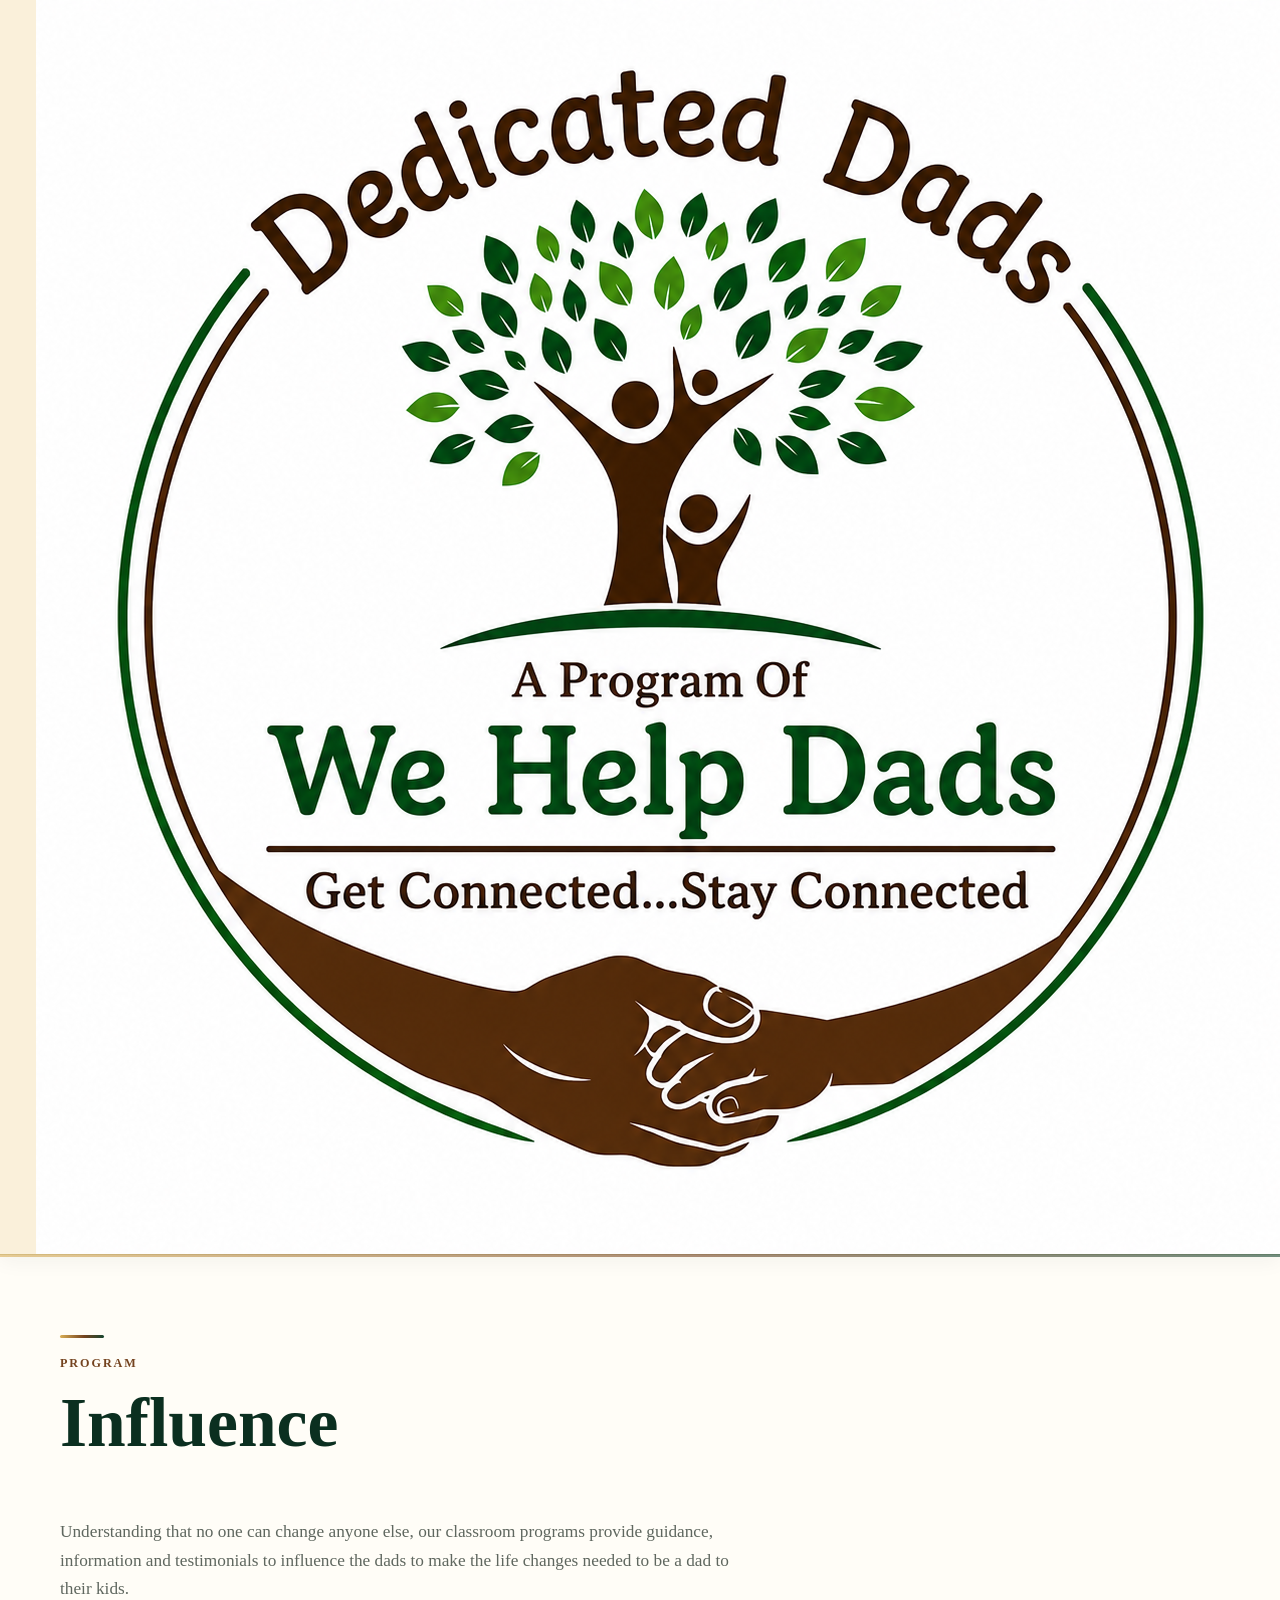
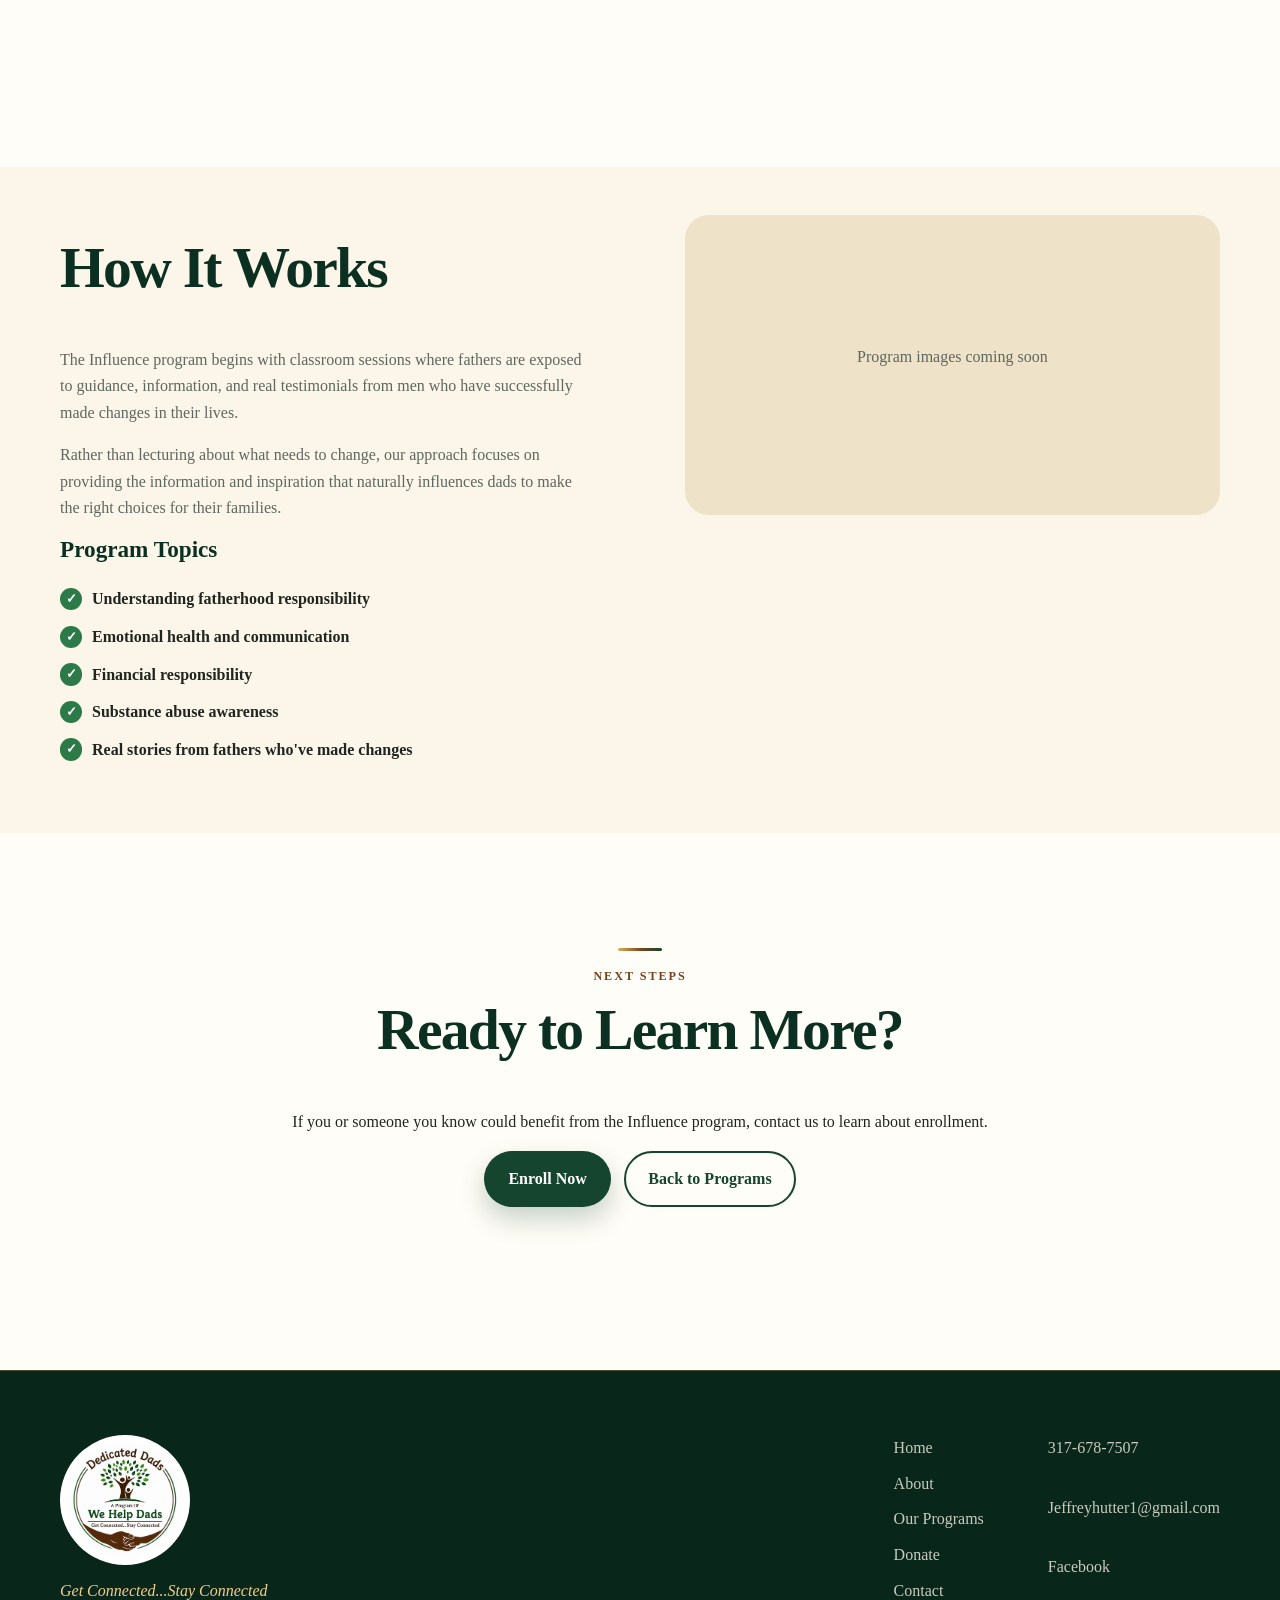
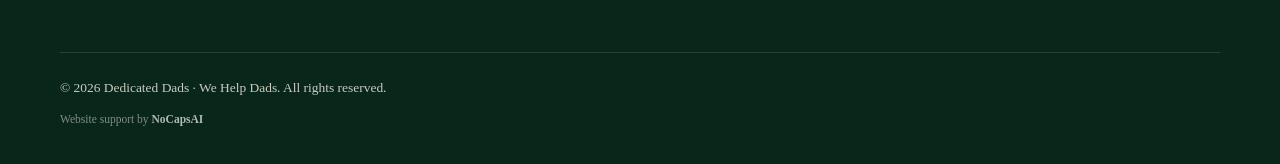
<file: influence.html>
<!DOCTYPE html>
<html lang="en">
<head>
  <meta charset="UTF-8" />
  <meta name="viewport" content="width=device-width, initial-scale=1.0" />
  <title>Influence Program | Dedicated Dads | We Help Dads</title>
  <meta name="description" content="The Influence program provides guidance and testimony to help fathers understand what changes are needed to be a better dad." />
  <meta name="theme-color" content="#070d16" />
  <meta property="og:type" content="website" />
  <meta property="og:title" content="Influence Program | Dedicated Dads | We Help Dads" />
  <meta property="og:description" content="Learn how the Influence program helps dads make the changes needed for their families." />
  <meta property="og:image" content="assets/logos/official-dedicated-dads-we-help-dads-logo.png" />
  <meta name="twitter:card" content="summary_large_image" />
  <link rel="icon" href="assets/logos/official-dedicated-dads-we-help-dads-logo.png" type="image/png" />
  <link rel="stylesheet" href="styles.css?v=cinematic-hero-1" />
</head>
<body id="top">
  <a class="skip-link" href="#main">Skip to main content</a>
  <header class="site-header">
    <nav class="nav container" aria-label="Primary navigation">
      <a class="nav__brand" href="index.html" aria-label="We Help Dads home">
        <img src="assets/logos/official-dedicated-dads-we-help-dads-logo.png" alt="Dedicated Dads, a program of We Help Dads — Get Connected, Stay Connected" class="nav__logo" />
      </a>
      <button class="nav__toggle" id="navToggle" aria-expanded="false" aria-controls="navMenu" aria-label="Open menu"><span></span><span></span><span></span></button>
      <ul class="nav__menu" id="navMenu">
        <li><a href="index.html">Home</a></li>
        <li class="nav__item--dropdown">
          <button class="nav__dropdown-btn" aria-expanded="false" aria-haspopup="true" id="aboutBtn">About</button>
          <ul class="nav__dropdown" aria-label="About" id="aboutMenu">
            <li><a href="about.html">Overview</a></li>
            <li><a href="our-history.html">Our History</a></li>
            <li><a href="who-we-are.html">Who We Are</a></li>
            <li><a href="partner-programs.html">Partner Programs</a></li>
          </ul>
        </li>
        <li class="nav__item--dropdown">
          <button class="nav__dropdown-btn" aria-expanded="false" aria-haspopup="true" id="programsBtn">Our Programs</button>
          <ul class="nav__dropdown" aria-label="Our Programs" id="programsMenu">
            <li><a href="programs.html">Overview</a></li>
            <li><a href="influence.html" aria-current="page">Influence</a></li>
            <li><a href="prepare.html">Prepare</a></li>
            <li><a href="help.html">Help</a></li>
          </ul>
        </li>
        <li><a class="nav__cta" href="donate.html">Donate</a></li>
        <li><a href="contact.html">Contact</a></li>
      </ul>
    </nav>
  </header>

  <main id="main">
    <section class="section start" style="padding-top: 5rem;">
      <div class="container">
        <div class="section-heading reveal">
          <p class="eyebrow">Program</p>
          <h1>Influence</h1>
          <p class="lead">Understanding that no one can change anyone else, our classroom programs provide guidance, information and testimonials to influence the dads to make the life changes needed to be a dad to their kids.</p>
        </div>
      </div>
    </section>

    <section class="section" style="padding: 3rem 0;">
      <div class="container split">
        <div class="split__content reveal">
          <h2>How It Works</h2>
          <p>The Influence program begins with classroom sessions where fathers are exposed to guidance, information, and real testimonials from men who have successfully made changes in their lives.</p>
          <p>Rather than lecturing about what needs to change, our approach focuses on providing the information and inspiration that naturally influences dads to make the right choices for their families.</p>
          <h3>Program Topics</h3>
          <ul class="check-list">
            <li>Understanding fatherhood responsibility</li>
            <li>Emotional health and communication</li>
            <li>Financial responsibility</li>
            <li>Substance abuse awareness</li>
            <li>Real stories from fathers who've made changes</li>
          </ul>
        </div>
        <div class="photo-stack reveal">
          <!-- TODO: Add Influence program photos here -->
          <div style="min-height: 300px; background: #eee2c8; border-radius: 24px; display: flex; align-items: center; justify-content: center; color: #5f675f;">
            <p>Program images coming soon</p>
          </div>
        </div>
      </div>
    </section>

    <section class="section contact">
      <div class="container section-heading section-heading--center reveal">
        <p class="eyebrow">Next Steps</p>
        <h2>Ready to Learn More?</h2>
        <p>If you or someone you know could benefit from the Influence program, contact us to learn about enrollment.</p>
        <div class="button-row button-row--center">
          <a class="btn btn--primary" href="mailto:Jeffreyhutter1@gmail.com?subject=Influence%20Program%20Interest">Enroll Now</a>
          <a class="btn btn--secondary" href="programs.html">Back to Programs</a>
        </div>
      </div>
    </section>
  </main>

  <footer class="footer">
    <div class="container footer__grid">
      <div class="footer__brand"><img src="assets/logos/official-dedicated-dads-we-help-dads-logo.png" alt="Dedicated Dads, a program of We Help Dads" /><p>Get Connected...Stay Connected</p></div>
      <nav class="footer__nav" aria-label="Footer navigation"><a href="index.html">Home</a><a href="about.html">About</a><a href="programs.html">Our Programs</a><a href="donate.html">Donate</a><a href="contact.html">Contact</a></nav>
      <div class="footer__contact"><a href="tel:+13176787507">317-678-7507</a><a href="mailto:Jeffreyhutter1@gmail.com">Jeffreyhutter1@gmail.com</a><a href="https://www.facebook.com/WeHelpDads/" target="_blank" rel="noopener noreferrer">Facebook</a></div>
      <p class="footer__legal">&copy; <span id="year"></span> Dedicated Dads · We Help Dads. All rights reserved.</p>
      <p class="footer__credit">Website support by <a href="https://nocapsai.com" target="_blank" rel="noopener noreferrer">NoCapsAI</a></p>
    </div>
  </footer>
  <script src="script.js?v=cinematic-hero-1"></script>
</body>
</html>
</file>
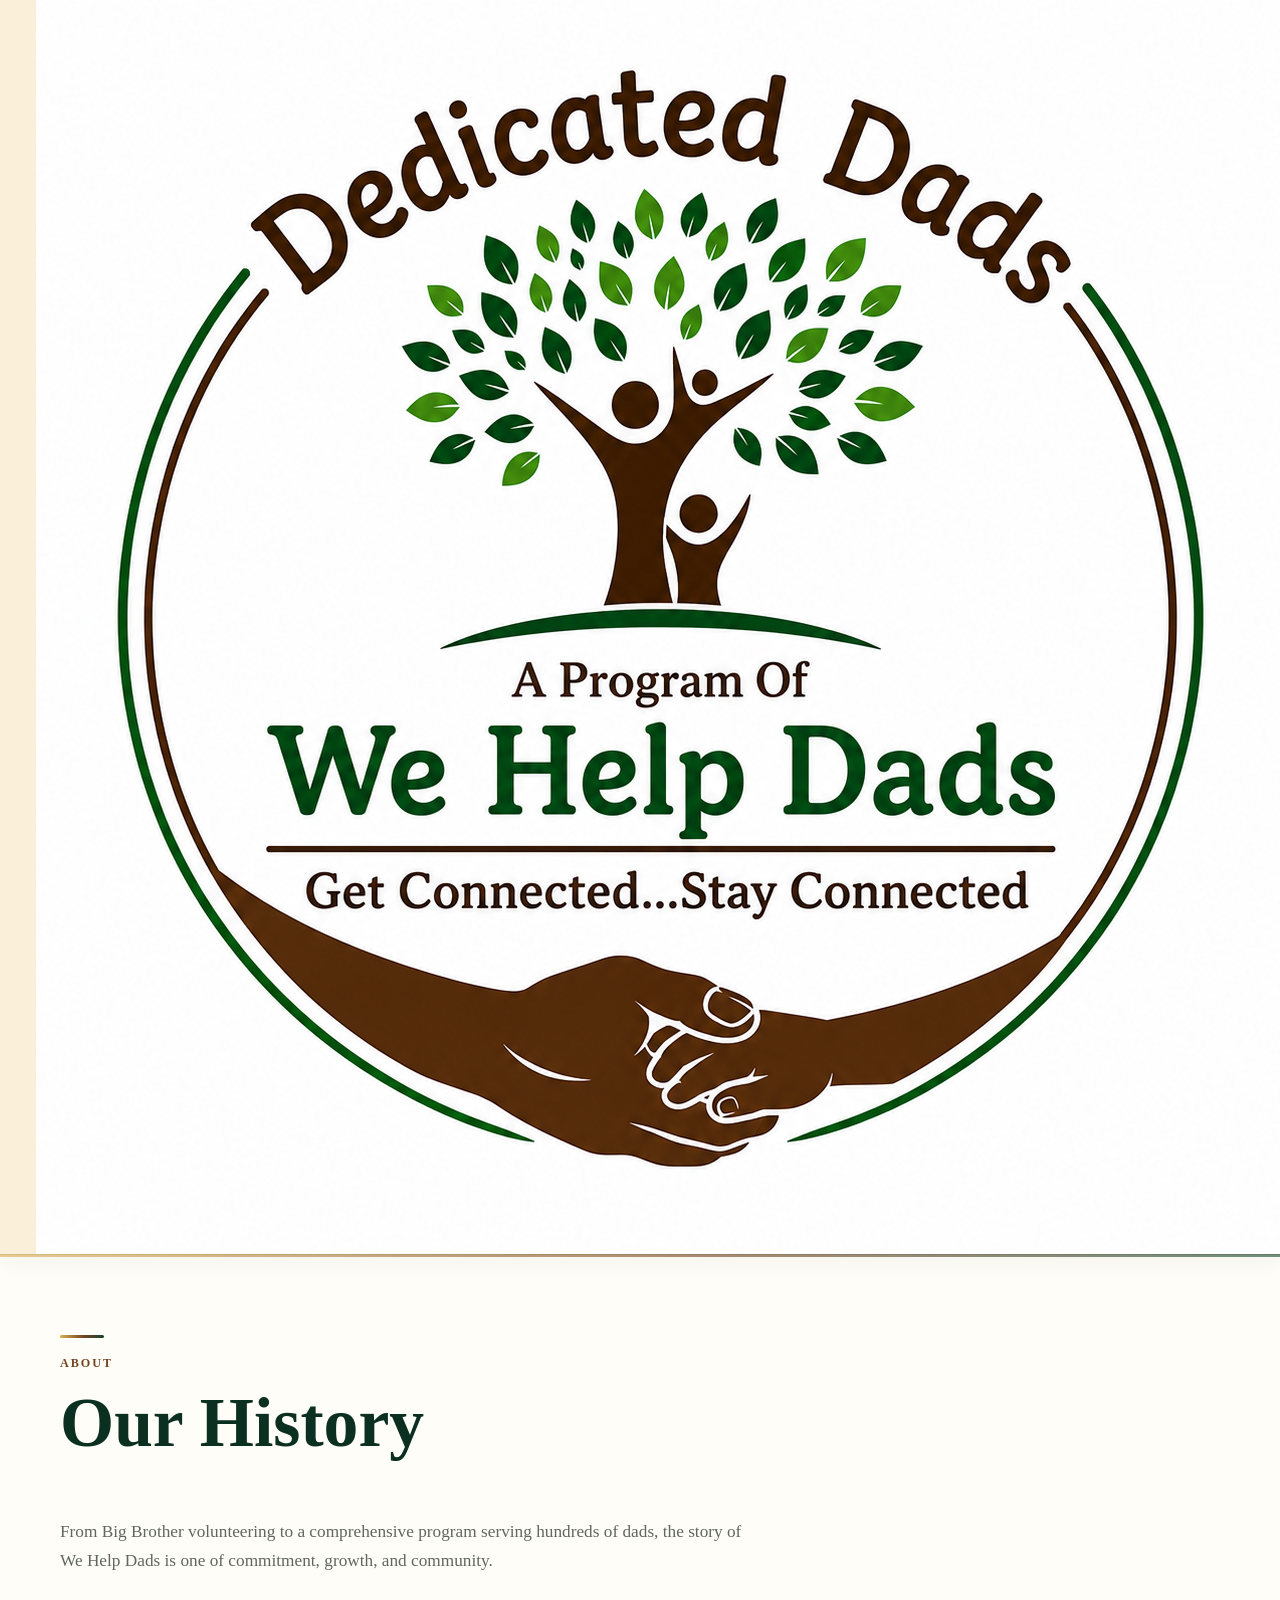
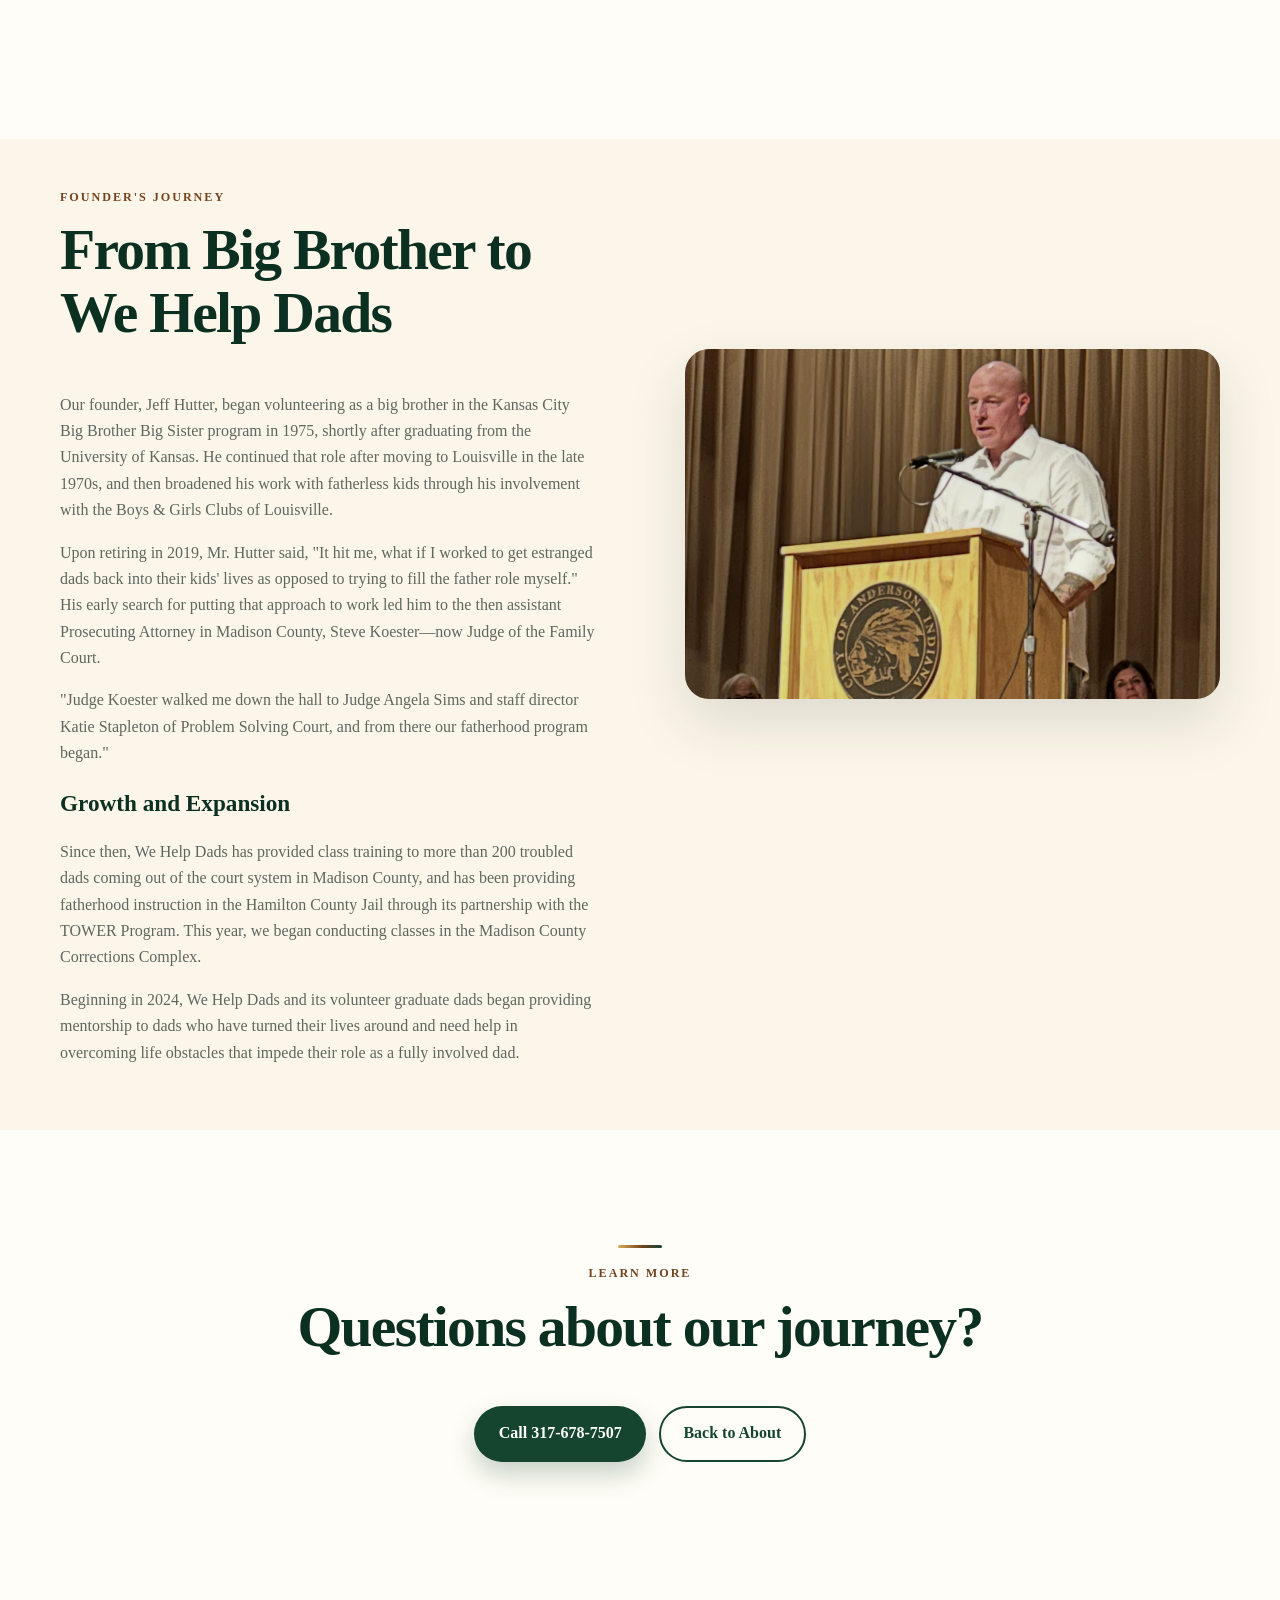
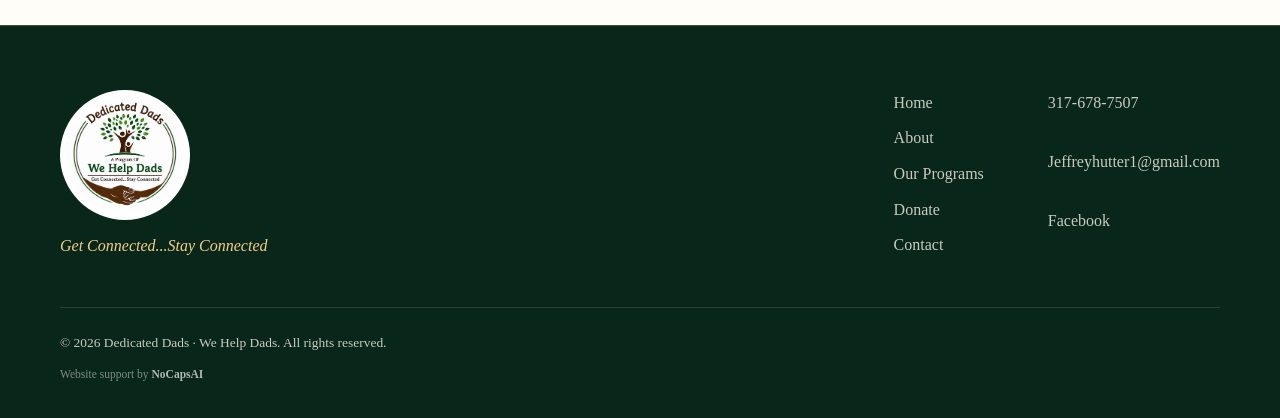
<file: our-history.html>
<!DOCTYPE html>
<html lang="en">
<head>
  <meta charset="UTF-8" />
  <meta name="viewport" content="width=device-width, initial-scale=1.0" />
  <title>Our History | We Help Dads</title>
  <meta name="description" content="Discover the story of We Help Dads, beginning with Jeff Hutter's Big Brother volunteering in 1975 and the growth of the Dedicated Dads program." />
  <meta name="theme-color" content="#070d16" />
  <meta property="og:type" content="website" />
  <meta property="og:title" content="Our History | We Help Dads" />
  <meta property="og:description" content="Learn about our founder's journey and the growth of We Help Dads and Dedicated Dads." />
  <meta property="og:image" content="assets/logos/official-dedicated-dads-we-help-dads-logo.png" />
  <meta name="twitter:card" content="summary_large_image" />
  <link rel="icon" href="assets/logos/official-dedicated-dads-we-help-dads-logo.png" type="image/png" />
  <link rel="stylesheet" href="styles.css?v=cinematic-hero-1" />
</head>
<body id="top">
  <a class="skip-link" href="#main">Skip to main content</a>
  <header class="site-header">
    <nav class="nav container" aria-label="Primary navigation">
      <a class="nav__brand" href="index.html" aria-label="We Help Dads home">
        <img src="assets/logos/official-dedicated-dads-we-help-dads-logo.png" alt="Dedicated Dads, a program of We Help Dads — Get Connected, Stay Connected" class="nav__logo" />
      </a>
      <button class="nav__toggle" id="navToggle" aria-expanded="false" aria-controls="navMenu" aria-label="Open menu"><span></span><span></span><span></span></button>
      <ul class="nav__menu" id="navMenu">
        <li><a href="index.html">Home</a></li>
        <li class="nav__item--dropdown">
          <button class="nav__dropdown-btn" aria-expanded="false" aria-haspopup="true" id="aboutBtn">About</button>
          <ul class="nav__dropdown" aria-label="About" id="aboutMenu">
            <li><a href="about.html">Overview</a></li>
            <li><a href="our-history.html" aria-current="page">Our History</a></li>
            <li><a href="who-we-are.html">Who We Are</a></li>
            <li><a href="partner-programs.html">Partner Programs</a></li>
          </ul>
        </li>
        <li class="nav__item--dropdown">
          <button class="nav__dropdown-btn" aria-expanded="false" aria-haspopup="true" id="programsBtn">Our Programs</button>
          <ul class="nav__dropdown" aria-label="Our Programs" id="programsMenu">
            <li><a href="programs.html">Overview</a></li>
            <li><a href="influence.html">Influence</a></li>
            <li><a href="prepare.html">Prepare</a></li>
            <li><a href="help.html">Help</a></li>
          </ul>
        </li>
        <li><a class="nav__cta" href="donate.html">Donate</a></li>
        <li><a href="contact.html">Contact</a></li>
      </ul>
    </nav>
  </header>

  <main id="main">
    <section class="section start" style="padding-top: 5rem;">
      <div class="container">
        <div class="section-heading reveal">
          <p class="eyebrow">About</p>
          <h1>Our History</h1>
          <p class="lead">From Big Brother volunteering to a comprehensive program serving hundreds of dads, the story of We Help Dads is one of commitment, growth, and community.</p>
        </div>
      </div>
    </section>

    <section class="section" style="padding: 3rem 0;">
      <div class="container split">
        <div class="split__content reveal">
          <p class="eyebrow">Founder's Journey</p>
          <h2>From Big Brother to We Help Dads</h2>
          <p>Our founder, Jeff Hutter, began volunteering as a big brother in the Kansas City Big Brother Big Sister program in 1975, shortly after graduating from the University of Kansas. He continued that role after moving to Louisville in the late 1970s, and then broadened his work with fatherless kids through his involvement with the Boys & Girls Clubs of Louisville.</p>
          <p>Upon retiring in 2019, Mr. Hutter said, "It hit me, what if I worked to get estranged dads back into their kids' lives as opposed to trying to fill the father role myself." His early search for putting that approach to work led him to the then assistant Prosecuting Attorney in Madison County, Steve Koester—now Judge of the Family Court.</p>
          <p>"Judge Koester walked me down the hall to Judge Angela Sims and staff director Katie Stapleton of Problem Solving Court, and from there our fatherhood program began."</p>
          <h3 style="margin-top: 1.5rem;">Growth and Expansion</h3>
          <p>Since then, We Help Dads has provided class training to more than 200 troubled dads coming out of the court system in Madison County, and has been providing fatherhood instruction in the Hamilton County Jail through its partnership with the TOWER Program. This year, we began conducting classes in the Madison County Corrections Complex.</p>
          <p>Beginning in 2024, We Help Dads and its volunteer graduate dads began providing mentorship to dads who have turned their lives around and need help in overcoming life obstacles that impede their role as a fully involved dad.</p>
        </div>
        <div class="photo-stack reveal">
          <img class="photo-stack__main" src="images/history-jeff-podium.jpg" alt="Jeff Hutter speaking at a community event" style="width: 100%; height: 350px; object-fit: cover; border-radius: 24px; box-shadow: 0 24px 60px rgba(32, 37, 31, 0.13);" />
        </div>
      </div>
    </section>

    <section class="section contact">
      <div class="container section-heading section-heading--center reveal">
        <p class="eyebrow">Learn More</p>
        <h2>Questions about our journey?</h2>
        <div class="button-row button-row--center">
          <a class="btn btn--primary" href="tel:+13176787507">Call 317-678-7507</a>
          <a class="btn btn--secondary" href="about.html">Back to About</a>
        </div>
      </div>
    </section>
  </main>

  <footer class="footer">
    <div class="container footer__grid">
      <div class="footer__brand"><img src="assets/logos/official-dedicated-dads-we-help-dads-logo.png" alt="Dedicated Dads, a program of We Help Dads" /><p>Get Connected...Stay Connected</p></div>
      <nav class="footer__nav" aria-label="Footer navigation"><a href="index.html">Home</a><a href="about.html">About</a><a href="programs.html">Our Programs</a><a href="donate.html">Donate</a><a href="contact.html">Contact</a></nav>
      <div class="footer__contact"><a href="tel:+13176787507">317-678-7507</a><a href="mailto:Jeffreyhutter1@gmail.com">Jeffreyhutter1@gmail.com</a><a href="https://www.facebook.com/WeHelpDads/" target="_blank" rel="noopener noreferrer">Facebook</a></div>
      <p class="footer__legal">&copy; <span id="year"></span> Dedicated Dads · We Help Dads. All rights reserved.</p>
      <p class="footer__credit">Website support by <a href="https://nocapsai.com" target="_blank" rel="noopener noreferrer">NoCapsAI</a></p>
    </div>
  </footer>
  <script src="script.js?v=cinematic-hero-1"></script>
</body>
</html>
</file>
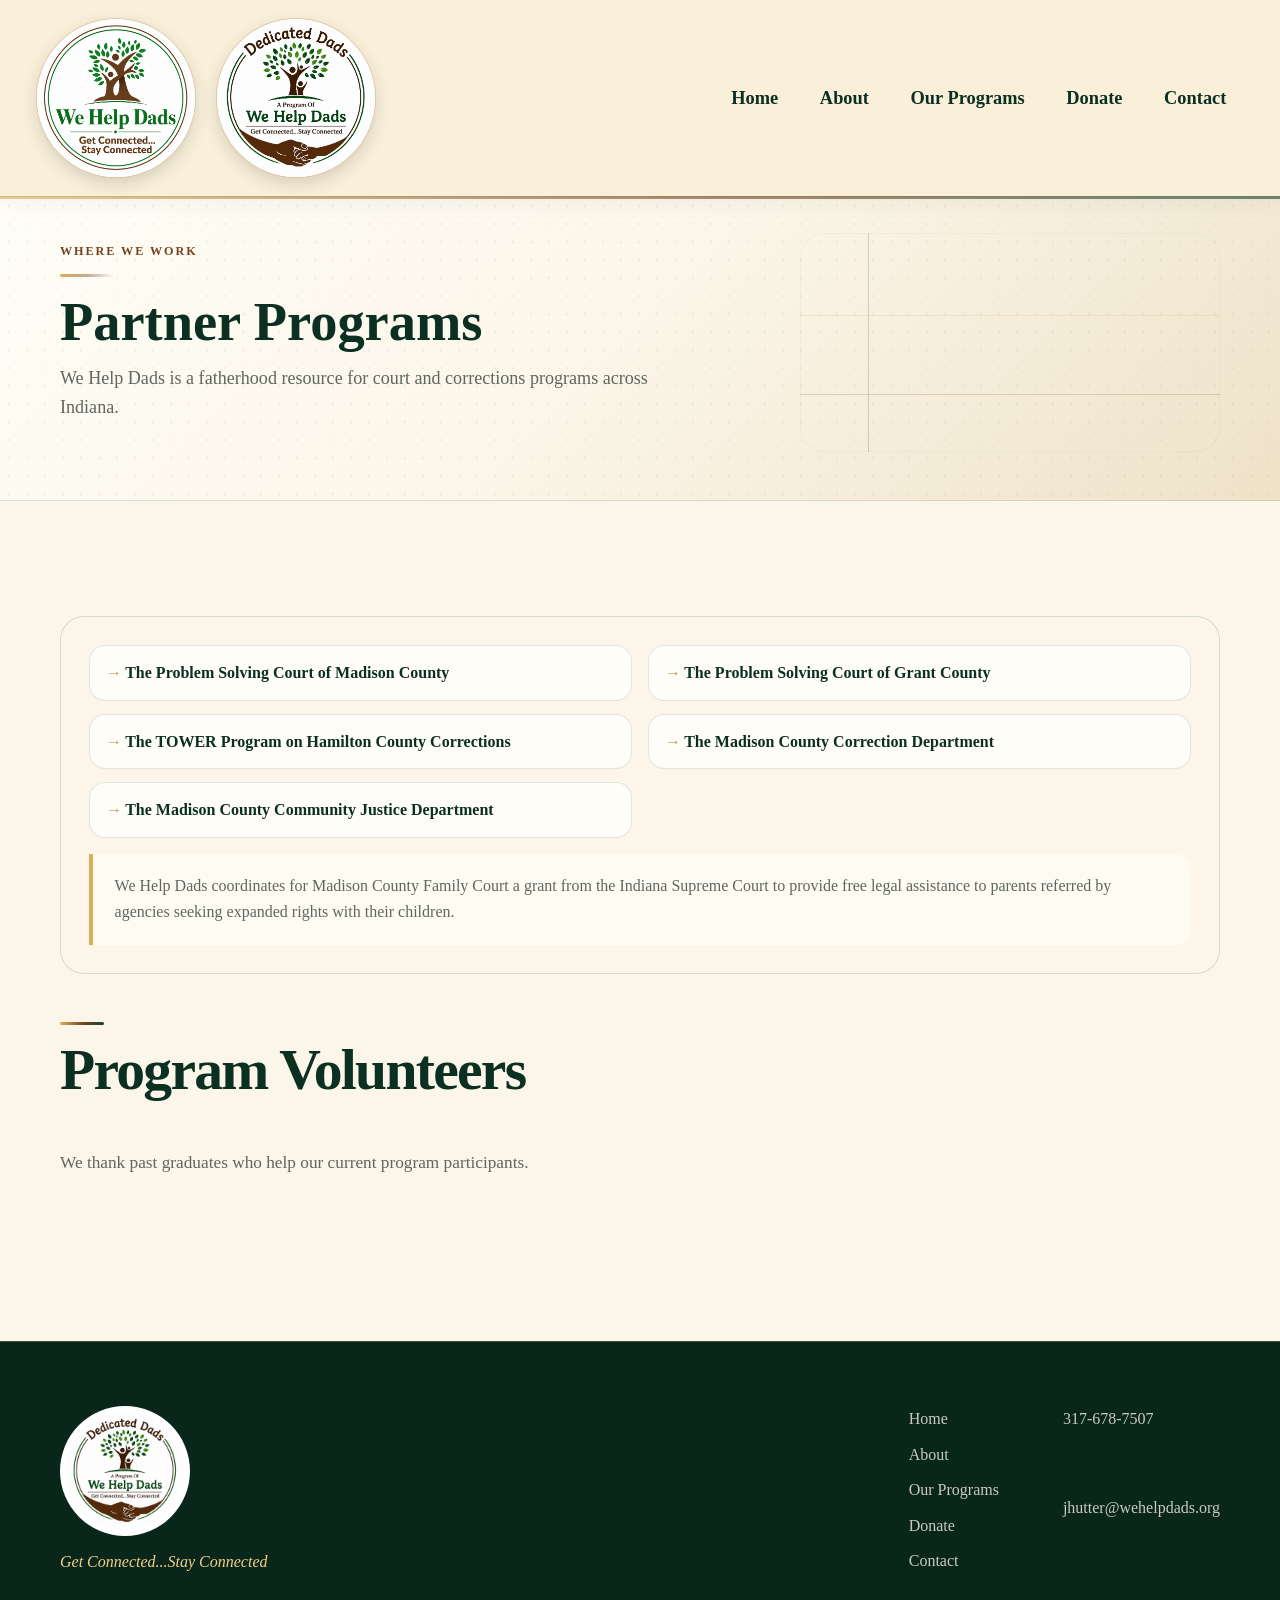
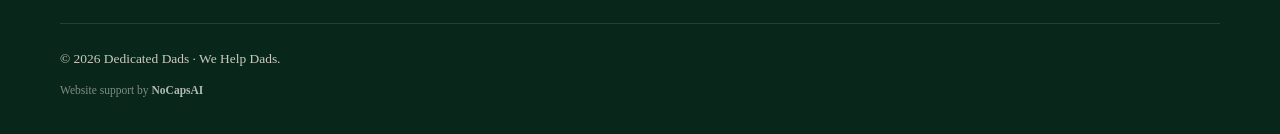
<file: partner-programs.html>
<!DOCTYPE html><html lang="en"><head><meta charset="UTF-8"><meta name="viewport" content="width=device-width, initial-scale=1.0"><title>Partner Programs | We Help Dads</title><link rel="stylesheet" href="styles.css?v=pages-v2"></head><body><a class="skip-link" href="#main">Skip to main content</a><header class="site-header"><nav class="nav container" aria-label="Primary navigation"><a class="nav__brand" href="index.html"><span class="nav__logo-frame nav__logo-secondary"><img src="assets/logos/we_help_dads_tree_emblem.png" alt="We Help Dads" class="nav__logo-img"></span><span class="nav__logo-frame nav__logo"><img src="assets/logos/official-dedicated-dads-we-help-dads-logo.png" alt="Dedicated Dads" class="nav__logo-img"></span></a><button class="nav__toggle" id="navToggle" aria-expanded="false" aria-controls="navMenu" aria-label="Open menu"><span></span><span></span><span></span></button><ul class="nav__menu" id="navMenu"><li><a href="index.html">Home</a></li><li class="nav__item--dropdown"><a href="about.html" aria-haspopup="true">About</a><ul class="nav__dropdown" aria-label="About"><li><a href="history.html">Our History</a></li><li><a href="board.html">Board of Directors</a></li><li><a href="partner-programs.html" aria-current="page">Partner Programs</a></li></ul></li><li class="nav__item--dropdown"><a href="programs.html" aria-haspopup="true">Our Programs</a><ul class="nav__dropdown" aria-label="Our Programs"><li><a href="programs.html">Program Overview</a></li><li><a href="classroom-training.html">Dedicated Dads Classroom Training</a></li><li><a href="dedicated-dads-2.html">Dedicated Dads 2.0</a></li></ul></li><li><a href="donate.html">Donate</a></li><li><a href="contact.html">Contact</a></li></ul></nav></header><main id="main"><section class="page-banner page-banner--about"><div class="container page-banner__copy reveal"><p class="eyebrow">Where We Work</p><div class="hero-accent" aria-hidden="true"></div><h1>Partner Programs</h1><p class="page-banner__lead">We Help Dads is a fatherhood resource for court and corrections programs across Indiana.</p></div></section><section class="section"><div class="container"><div class="partner-list reveal"><ul><li>The Problem Solving Court of Madison County</li><li>The Problem Solving Court of Grant County</li><li>The TOWER Program on Hamilton County Corrections</li><li>The Madison County Correction Department</li><li>The Madison County Community Justice Department</li></ul><div class="partner-list__note"><p>We Help Dads coordinates for Madison County Family Court a grant from the Indiana Supreme Court to provide free legal assistance to parents referred by agencies seeking expanded rights with their children.</p></div></div><div class="section-heading reveal" style="margin-top:3rem"><h2>Program Volunteers</h2><p>We thank past graduates who help our current program participants.</p></div></div></section></main><footer class="footer"><div class="container footer__grid"><div class="footer__brand"><img src="assets/logos/official-dedicated-dads-we-help-dads-logo.png" alt="Dedicated Dads"><p>Get Connected...Stay Connected</p></div><nav class="footer__nav"><a href="index.html">Home</a><a href="about.html">About</a><a href="programs.html">Our Programs</a><a href="donate.html">Donate</a><a href="contact.html">Contact</a></nav><div class="footer__contact"><a href="tel:+13176787507">317-678-7507</a><a href="mailto:jhutter@wehelpdads.org">jhutter@wehelpdads.org</a></div><p class="footer__legal">&copy; <span id="year"></span> Dedicated Dads · We Help Dads.</p><p class="footer__credit">Website support by <a href="https://nocapsai.com" target="_blank" rel="noopener noreferrer">NoCapsAI</a></p></div></footer><script src="script.js?v=pages-v2"></script></body></html>
</file>
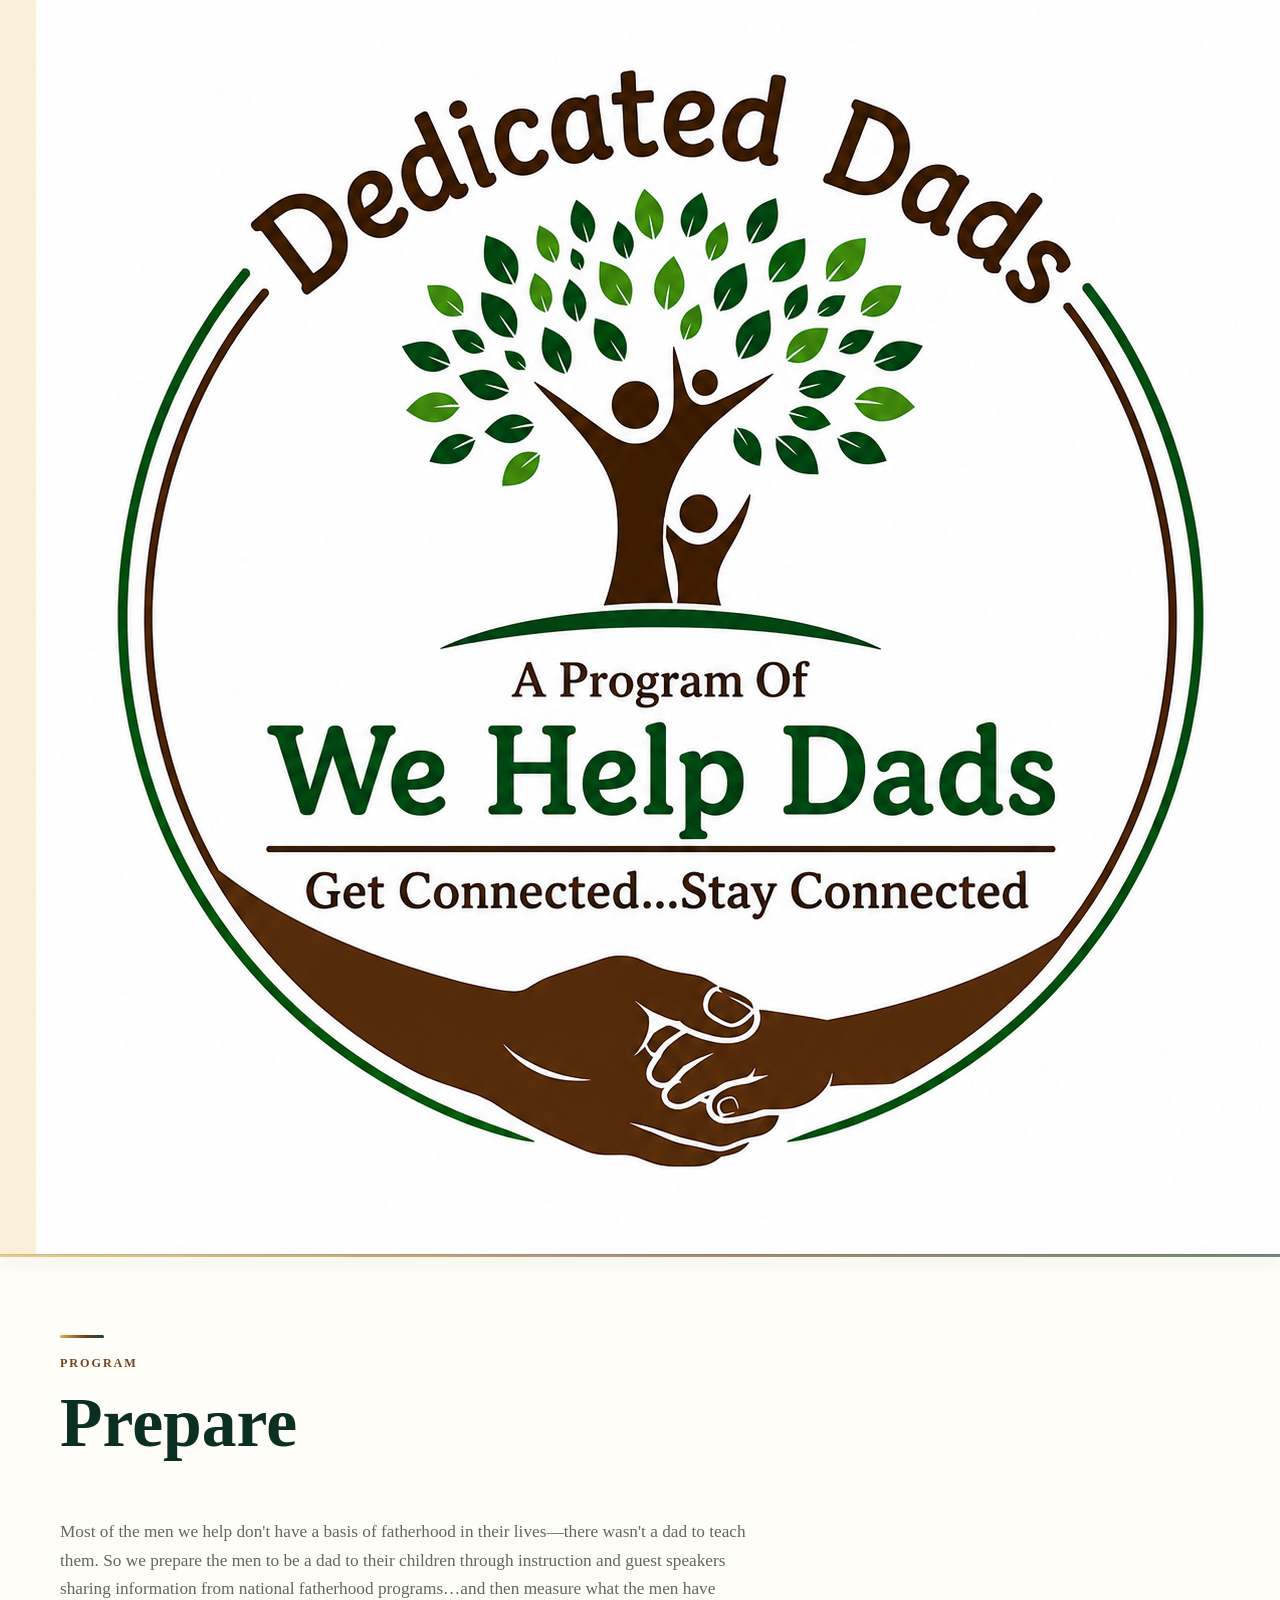
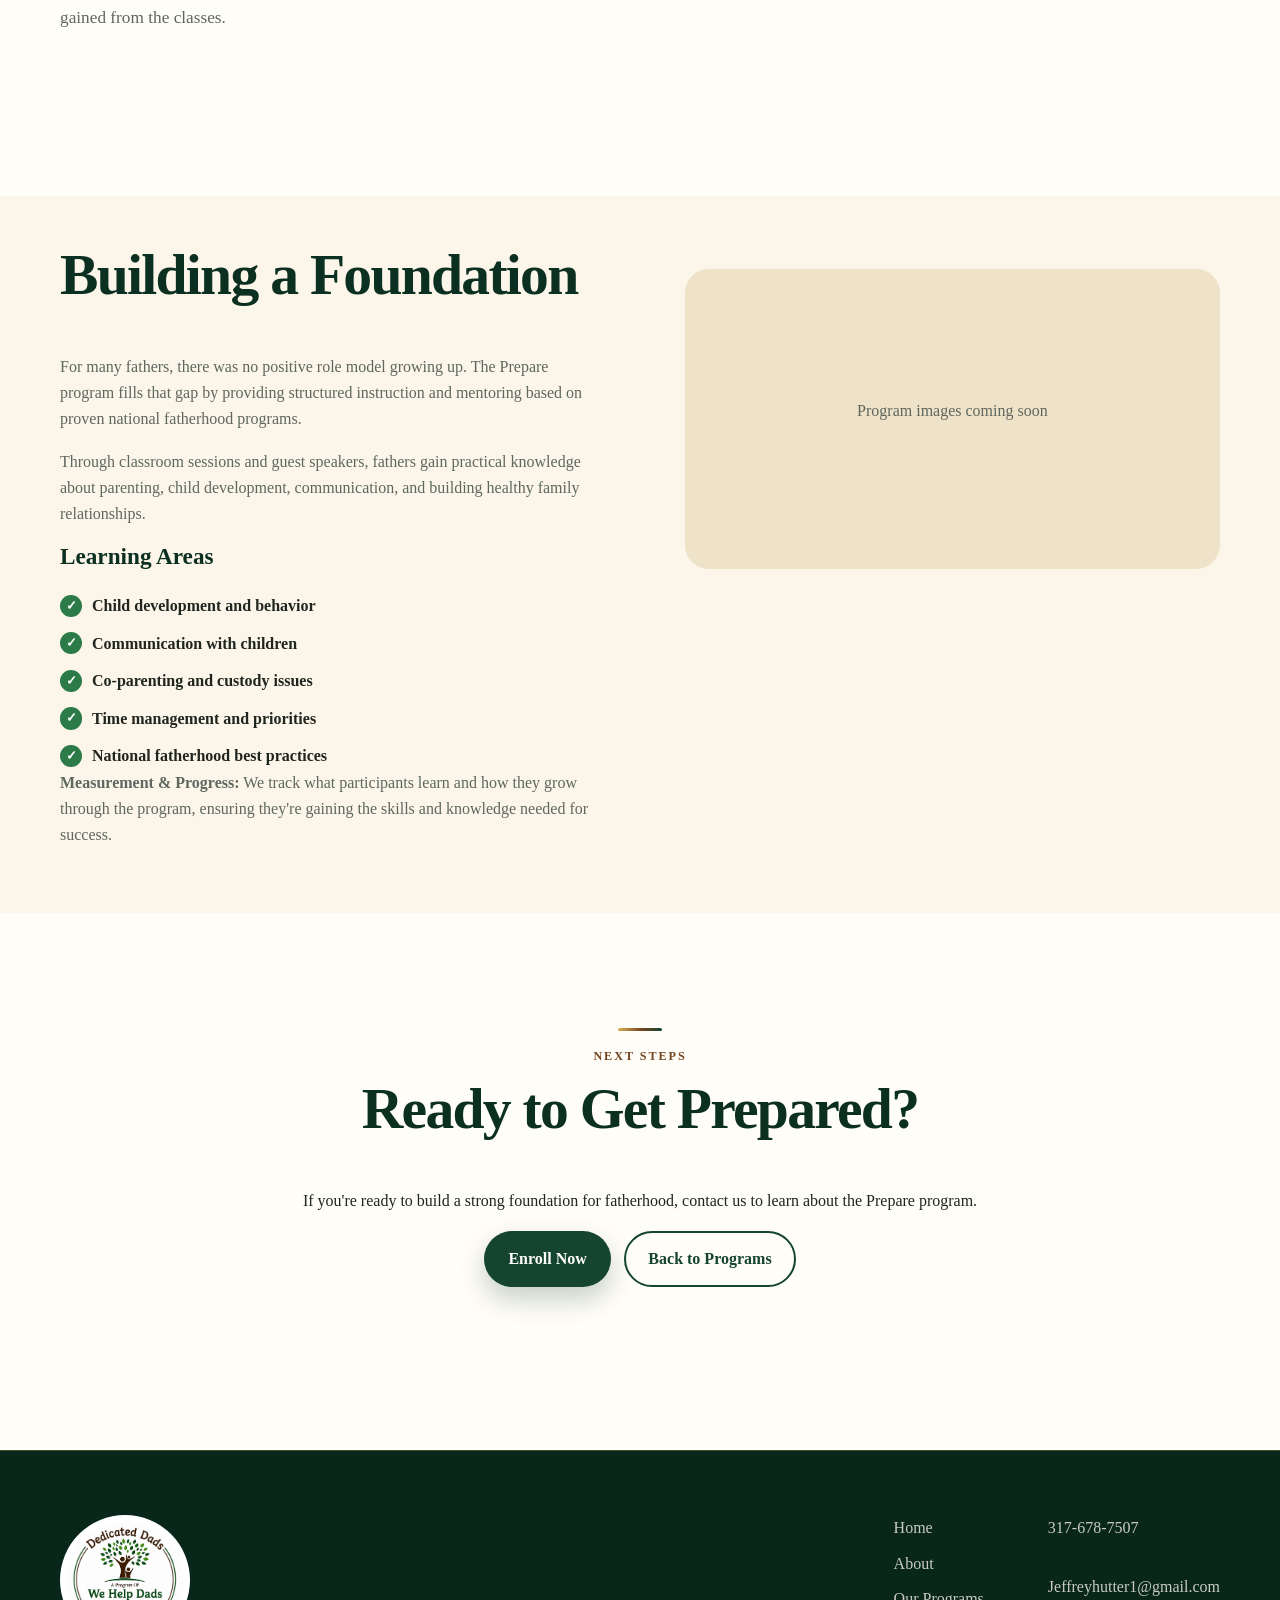
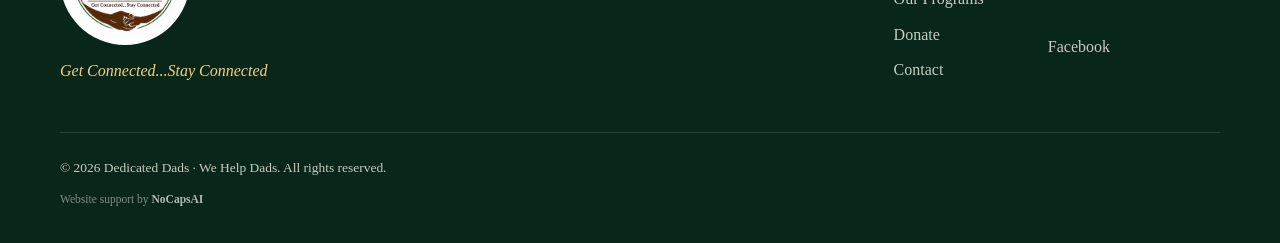
<file: prepare.html>
<!DOCTYPE html>
<html lang="en">
<head>
  <meta charset="UTF-8" />
  <meta name="viewport" content="width=device-width, initial-scale=1.0" />
  <title>Prepare Program | Dedicated Dads | We Help Dads</title>
  <meta name="description" content="The Prepare program teaches fathers the skills and knowledge needed to be an involved and committed dad to their children." />
  <meta name="theme-color" content="#070d16" />
  <meta property="og:type" content="website" />
  <meta property="og:title" content="Prepare Program | Dedicated Dads | We Help Dads" />
  <meta property="og:description" content="Learn how the Prepare program equips dads with the skills needed to be great fathers." />
  <meta property="og:image" content="assets/logos/official-dedicated-dads-we-help-dads-logo.png" />
  <meta name="twitter:card" content="summary_large_image" />
  <link rel="icon" href="assets/logos/official-dedicated-dads-we-help-dads-logo.png" type="image/png" />
  <link rel="stylesheet" href="styles.css?v=cinematic-hero-1" />
</head>
<body id="top">
  <a class="skip-link" href="#main">Skip to main content</a>
  <header class="site-header">
    <nav class="nav container" aria-label="Primary navigation">
      <a class="nav__brand" href="index.html" aria-label="We Help Dads home">
        <img src="assets/logos/official-dedicated-dads-we-help-dads-logo.png" alt="Dedicated Dads, a program of We Help Dads — Get Connected, Stay Connected" class="nav__logo" />
      </a>
      <button class="nav__toggle" id="navToggle" aria-expanded="false" aria-controls="navMenu" aria-label="Open menu"><span></span><span></span><span></span></button>
      <ul class="nav__menu" id="navMenu">
        <li><a href="index.html">Home</a></li>
        <li class="nav__item--dropdown">
          <button class="nav__dropdown-btn" aria-expanded="false" aria-haspopup="true" id="aboutBtn">About</button>
          <ul class="nav__dropdown" aria-label="About" id="aboutMenu">
            <li><a href="about.html">Overview</a></li>
            <li><a href="our-history.html">Our History</a></li>
            <li><a href="who-we-are.html">Who We Are</a></li>
            <li><a href="partner-programs.html">Partner Programs</a></li>
          </ul>
        </li>
        <li class="nav__item--dropdown">
          <button class="nav__dropdown-btn" aria-expanded="false" aria-haspopup="true" id="programsBtn">Our Programs</button>
          <ul class="nav__dropdown" aria-label="Our Programs" id="programsMenu">
            <li><a href="programs.html">Overview</a></li>
            <li><a href="influence.html">Influence</a></li>
            <li><a href="prepare.html" aria-current="page">Prepare</a></li>
            <li><a href="help.html">Help</a></li>
          </ul>
        </li>
        <li><a class="nav__cta" href="donate.html">Donate</a></li>
        <li><a href="contact.html">Contact</a></li>
      </ul>
    </nav>
  </header>

  <main id="main">
    <section class="section start" style="padding-top: 5rem;">
      <div class="container">
        <div class="section-heading reveal">
          <p class="eyebrow">Program</p>
          <h1>Prepare</h1>
          <p class="lead">Most of the men we help don't have a basis of fatherhood in their lives—there wasn't a dad to teach them. So we prepare the men to be a dad to their children through instruction and guest speakers sharing information from national fatherhood programs…and then measure what the men have gained from the classes.</p>
        </div>
      </div>
    </section>

    <section class="section" style="padding: 3rem 0;">
      <div class="container split">
        <div class="split__content reveal">
          <h2>Building a Foundation</h2>
          <p>For many fathers, there was no positive role model growing up. The Prepare program fills that gap by providing structured instruction and mentoring based on proven national fatherhood programs.</p>
          <p>Through classroom sessions and guest speakers, fathers gain practical knowledge about parenting, child development, communication, and building healthy family relationships.</p>
          <h3>Learning Areas</h3>
          <ul class="check-list">
            <li>Child development and behavior</li>
            <li>Communication with children</li>
            <li>Co-parenting and custody issues</li>
            <li>Time management and priorities</li>
            <li>National fatherhood best practices</li>
          </ul>
          <p><strong>Measurement & Progress:</strong> We track what participants learn and how they grow through the program, ensuring they're gaining the skills and knowledge needed for success.</p>
        </div>
        <div class="photo-stack reveal">
          <!-- TODO: Add Prepare program photos here -->
          <div style="min-height: 300px; background: #eee2c8; border-radius: 24px; display: flex; align-items: center; justify-content: center; color: #5f675f;">
            <p>Program images coming soon</p>
          </div>
        </div>
      </div>
    </section>

    <section class="section contact">
      <div class="container section-heading section-heading--center reveal">
        <p class="eyebrow">Next Steps</p>
        <h2>Ready to Get Prepared?</h2>
        <p>If you're ready to build a strong foundation for fatherhood, contact us to learn about the Prepare program.</p>
        <div class="button-row button-row--center">
          <a class="btn btn--primary" href="mailto:Jeffreyhutter1@gmail.com?subject=Prepare%20Program%20Interest">Enroll Now</a>
          <a class="btn btn--secondary" href="programs.html">Back to Programs</a>
        </div>
      </div>
    </section>
  </main>

  <footer class="footer">
    <div class="container footer__grid">
      <div class="footer__brand"><img src="assets/logos/official-dedicated-dads-we-help-dads-logo.png" alt="Dedicated Dads, a program of We Help Dads" /><p>Get Connected...Stay Connected</p></div>
      <nav class="footer__nav" aria-label="Footer navigation"><a href="index.html">Home</a><a href="about.html">About</a><a href="programs.html">Our Programs</a><a href="donate.html">Donate</a><a href="contact.html">Contact</a></nav>
      <div class="footer__contact"><a href="tel:+13176787507">317-678-7507</a><a href="mailto:Jeffreyhutter1@gmail.com">Jeffreyhutter1@gmail.com</a><a href="https://www.facebook.com/WeHelpDads/" target="_blank" rel="noopener noreferrer">Facebook</a></div>
      <p class="footer__legal">&copy; <span id="year"></span> Dedicated Dads · We Help Dads. All rights reserved.</p>
      <p class="footer__credit">Website support by <a href="https://nocapsai.com" target="_blank" rel="noopener noreferrer">NoCapsAI</a></p>
    </div>
  </footer>
  <script src="script.js?v=cinematic-hero-1"></script>
</body>
</html>
</file>
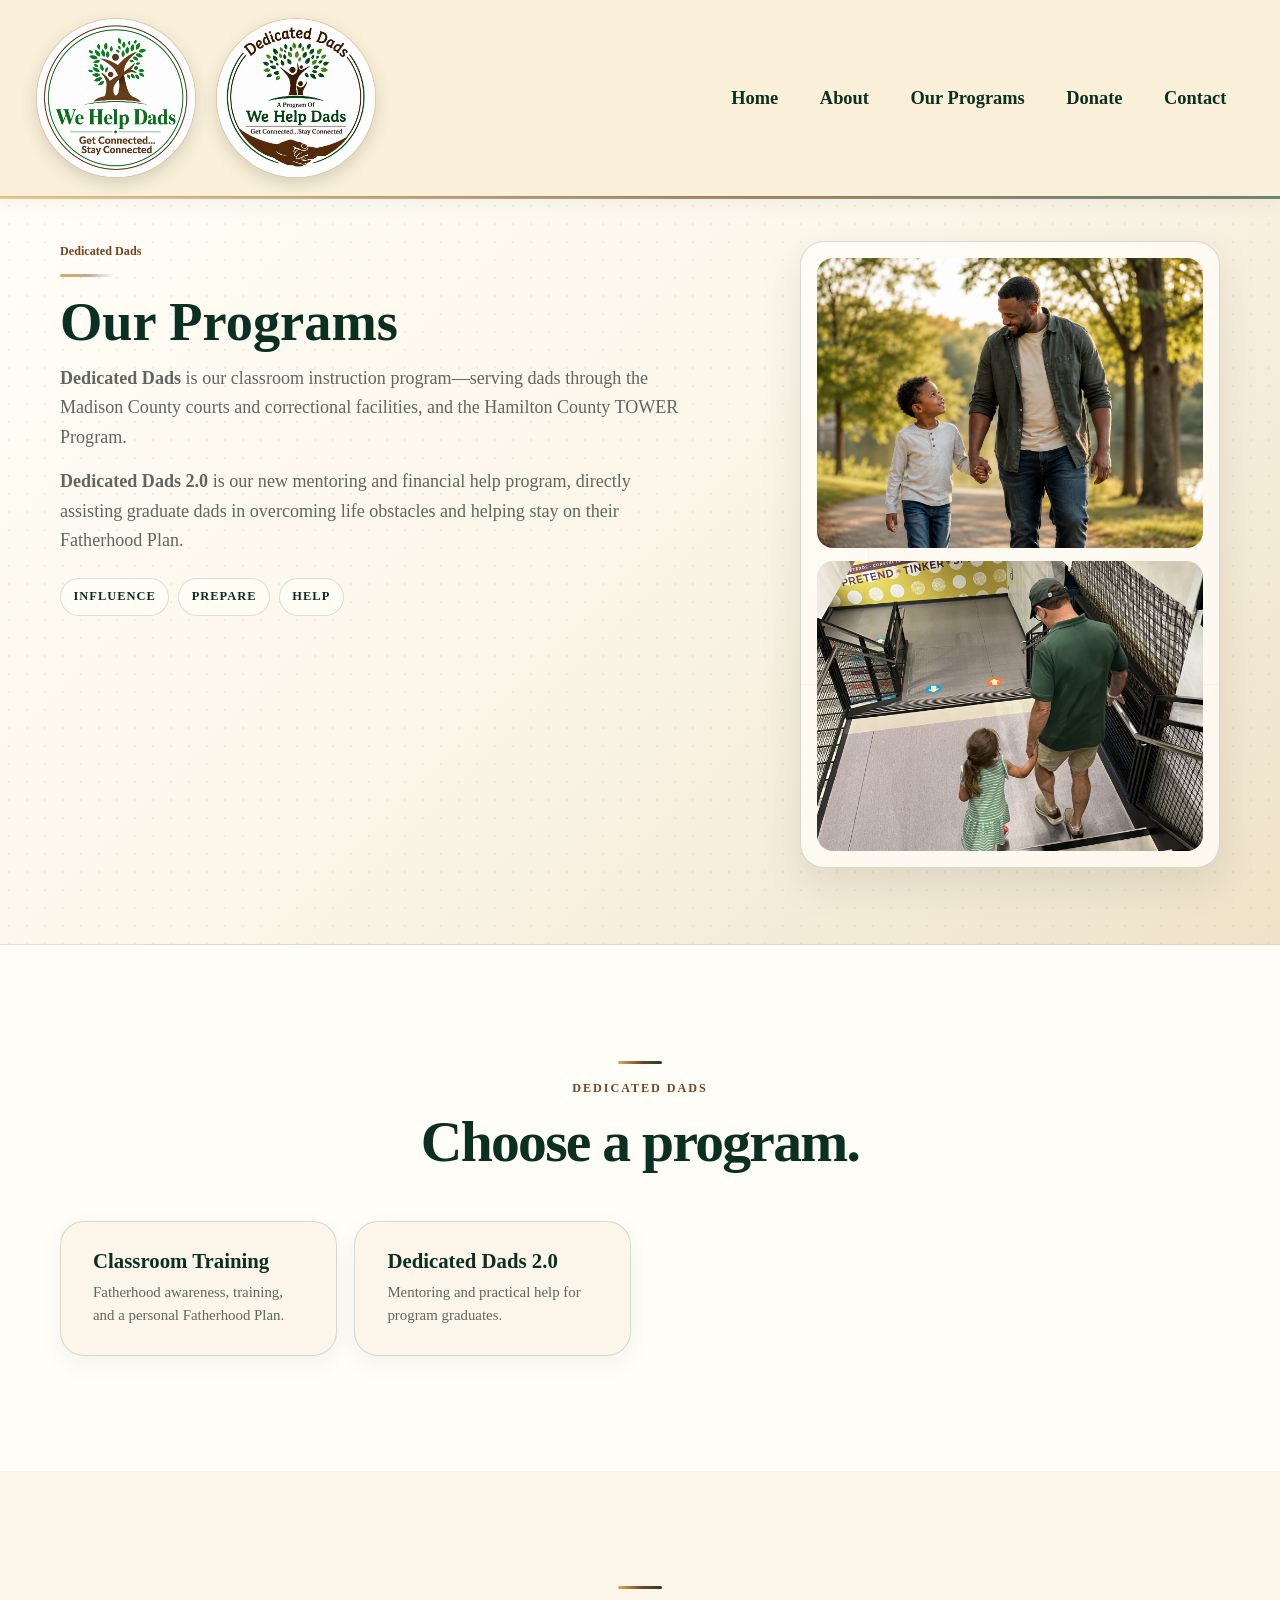
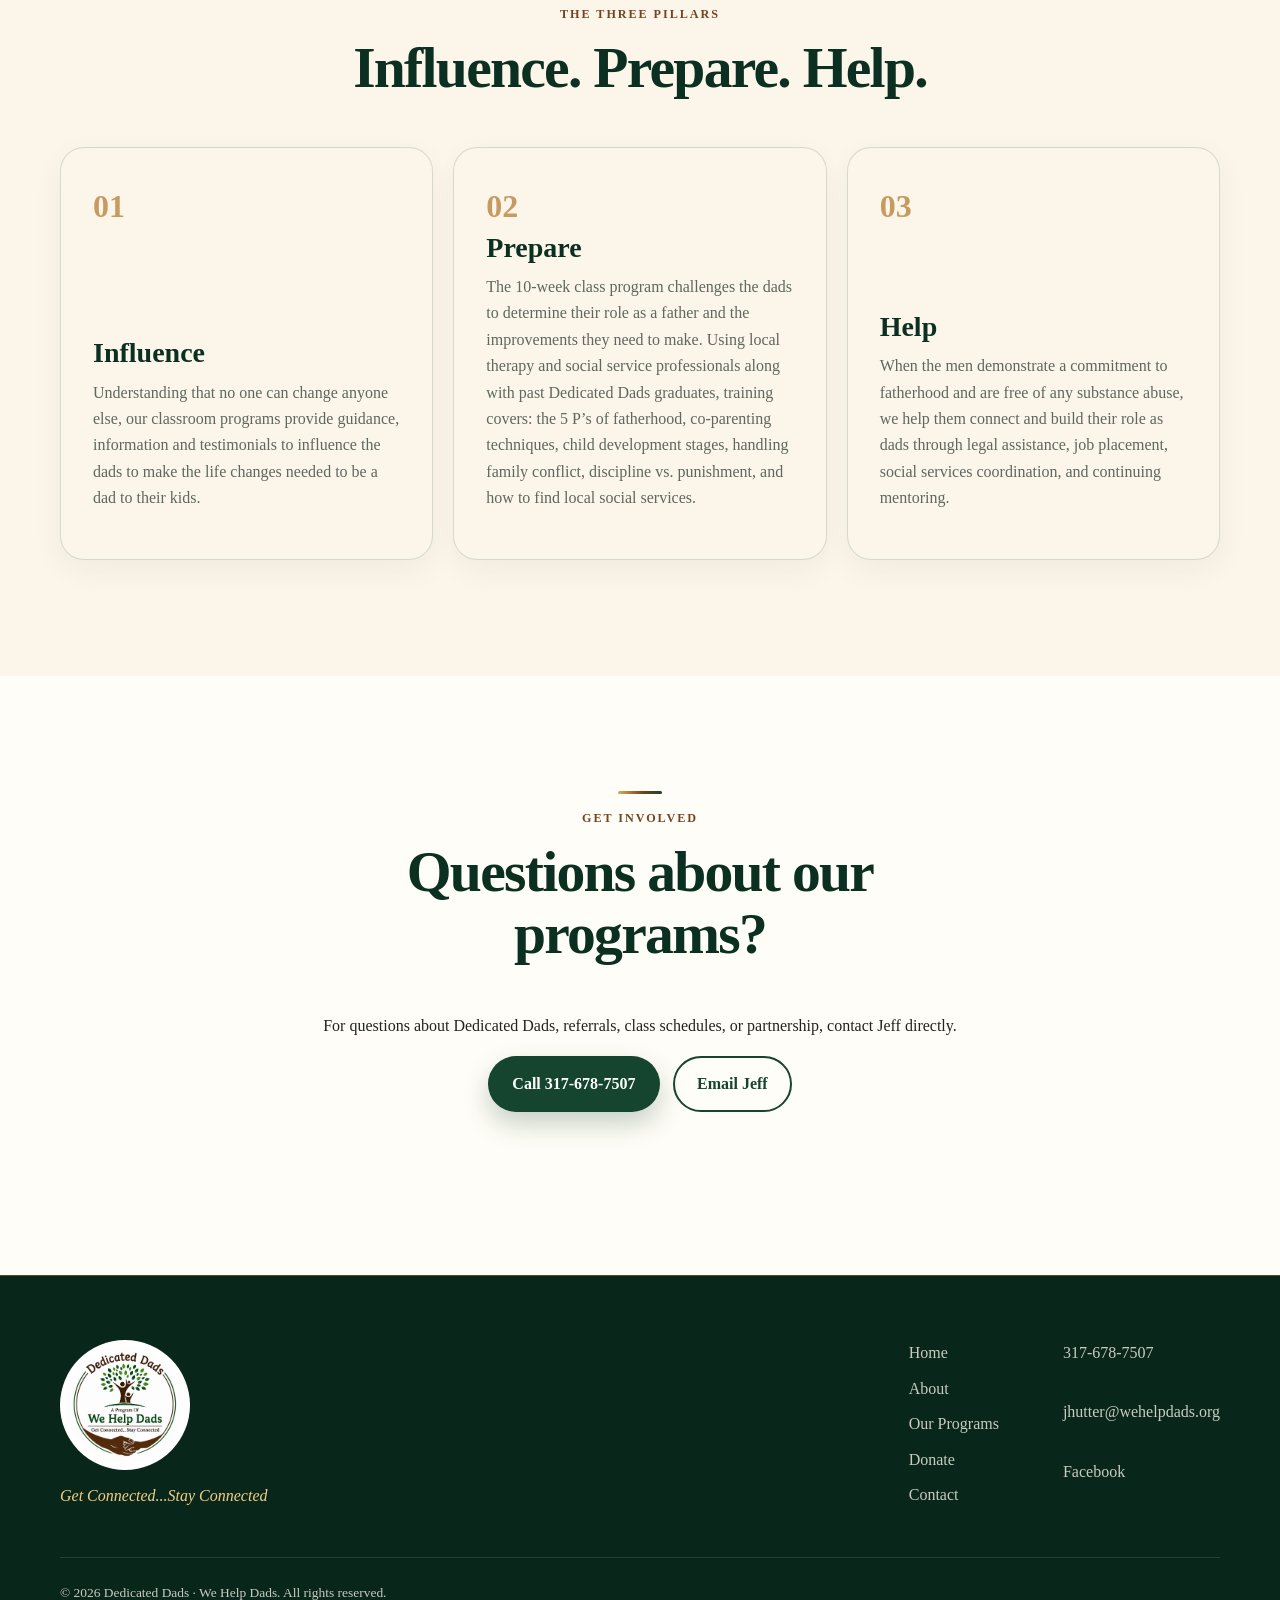
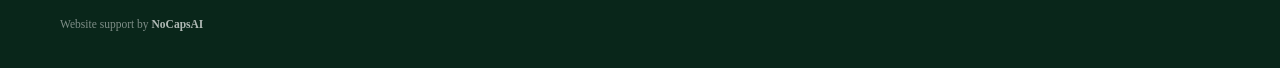
<file: programs.html>
<!DOCTYPE html>
<html lang="en">
<head>
  <meta charset="UTF-8" />
  <meta name="viewport" content="width=device-width, initial-scale=1.0" />
  <title>Our Programs | We Help Dads — Dedicated Dads</title>
  <meta name="description" content="Dedicated Dads works through three pillars — Influence, Prepare, and Help — a complete pathway to reconnect troubled fathers with their children." />
  <meta name="theme-color" content="#070d16" />
  <meta property="og:type" content="website" />
  <meta property="og:title" content="Our Programs | We Help Dads — Dedicated Dads" />
  <meta property="og:description" content="How Dedicated Dads influences, prepares, and helps troubled dads become constructive and fully involved fathers." />
  <meta property="og:image" content="assets/logos/official-dedicated-dads-we-help-dads-logo.png" />
  <meta property="og:url" content="https://wehelpdads.org/programs.html" />
  <meta name="twitter:card" content="summary_large_image" />
  <link rel="icon" href="assets/logos/official-dedicated-dads-we-help-dads-logo.png" type="image/png" />
  <link rel="stylesheet" href="styles.css?v=pages-v1" />
</head>
<body id="top">
  <a class="skip-link" href="#main">Skip to main content</a>
  <header class="site-header">
    <nav class="nav container" aria-label="Primary navigation">
      <a class="nav__brand" href="index.html" aria-label="We Help Dads home">
        <span class="nav__logo-frame nav__logo-secondary"><img src="assets/logos/we_help_dads_tree_emblem.png" alt="We Help Dads — Get Connected, Stay Connected" class="nav__logo-img" /></span>
        <span class="nav__logo-frame nav__logo"><img src="assets/logos/official-dedicated-dads-we-help-dads-logo.png" alt="Dedicated Dads" class="nav__logo-img" /></span>
      </a>
      <button class="nav__toggle" id="navToggle" aria-expanded="false" aria-controls="navMenu" aria-label="Open menu"><span></span><span></span><span></span></button>
      <ul class="nav__menu" id="navMenu">
        <li><a href="index.html">Home</a></li>
        <li class="nav__item--dropdown">
          <a href="about.html" aria-haspopup="true">About</a>
          <ul class="nav__dropdown" aria-label="About">
            <li><a href="history.html">Our History</a></li>
            
            <li><a href="board.html">Board of Directors</a></li>
            <li><a href="partner-programs.html">Partner Programs</a></li>
          </ul>
        </li>
        <li class="nav__item--dropdown">
          <a href="programs.html" aria-haspopup="true" aria-current="page">Our Programs</a>
          <ul class="nav__dropdown" aria-label="Our Programs">
            <li><a href="programs.html">Program Overview</a></li>
            <li><a href="classroom-training.html">Dedicated Dads Classroom Training</a></li>
            <li><a href="dedicated-dads-2.html">Dedicated Dads 2.0</a></li>
          </ul>
        </li>
        <li><a href="donate.html">Donate</a></li>
        <li><a href="contact.html">Contact</a></li>
      </ul>
    </nav>
  </header>

  <main id="main">

    <section class="page-banner page-banner--programs" aria-labelledby="programs-page-title">
      <div class="container page-banner__grid">
        <div class="page-banner__copy reveal">
          <p class="eyebrow"><span class="brand-dedicated-dads">Dedicated Dads</span></p>
          <div class="hero-accent" aria-hidden="true"></div>
          <h1 id="programs-page-title">Our Programs</h1>
          <div class="page-banner__lead programs-overview-copy">
            <p><span class="brand-dedicated-dads">Dedicated Dads</span> is our classroom instruction program&mdash;serving dads through the Madison County courts and correctional facilities, and the Hamilton County TOWER Program.</p>
            <p><span class="brand-dedicated-dads">Dedicated Dads 2.0</span> is our new mentoring and financial help program, directly assisting graduate dads in overcoming life obstacles and helping stay on their Fatherhood Plan.</p>
          </div>
          <ul class="hero-badges" aria-label="Dedicated Dads program pillars">
            <li>Influence</li>
            <li>Prepare</li>
            <li>Help</li>
          </ul>
        </div>

        <aside class="programs-overview reveal" aria-label="Dedicated Dads program offerings">
          <div class="programs-overview__gallery" aria-label="Approved father and child images">
            <img src="assets/images/programs/dedicated-dads-father-son.png" alt="Father and son walking together outdoors" />
            <img src="assets/images/programs/white-father-child-museum.jpg" alt="Father and child walking down stairs" />
          </div>
        </aside>
      </div>
    </section>

    <section class="section start" aria-labelledby="program-options-title">
      <div class="container">
        <div class="section-heading section-heading--center reveal"><p class="eyebrow">Dedicated Dads</p><h2 id="program-options-title">Choose a program.</h2></div>
        <div class="home-links__grid">
          <a class="home-links__card reveal" href="classroom-training.html"><h3>Classroom Training</h3><p>Fatherhood awareness, training, and a personal Fatherhood Plan.</p></a>
          <a class="home-links__card reveal" href="dedicated-dads-2.html"><h3>Dedicated Dads 2.0</h3><p>Mentoring and practical help for program graduates.</p></a>
        </div>
      </div>
    </section>

    <!-- Influence, Prepare, Help -->
    <section class="section" aria-labelledby="pillars-title">
      <div class="container">
        <div class="section-heading section-heading--center reveal">
          <p class="eyebrow">The Three Pillars</p>
          <h2 id="pillars-title">Influence. Prepare. Help.</h2>
        </div>
        <div class="action-cards">
          <article class="action-card reveal" id="influence">
            <span>01</span>
            <h3>Influence</h3>
            <p>Understanding that no one can change anyone else, our classroom programs provide guidance, information and testimonials to influence the dads to make the life changes needed to be a dad to their kids.</p>
          </article>
          <article class="action-card reveal" id="prepare">
            <span>02</span>
            <h3>Prepare</h3>
            <p>The 10-week class program challenges the dads to determine their role as a father and the improvements they need to make. Using local therapy and social service professionals along with past Dedicated Dads graduates, training covers: the 5&nbsp;P&rsquo;s of fatherhood, co-parenting techniques, child development stages, handling family conflict, discipline&nbsp;vs.&nbsp;punishment, and how to find local social services.</p>
          </article>
          <article class="action-card reveal" id="help">
            <span>03</span>
            <h3>Help</h3>
            <p>When the men demonstrate a commitment to fatherhood and are free of any substance abuse, we help them connect and build their role as dads through legal assistance, job placement, social services coordination, and continuing mentoring.</p>
          </article>
        </div>
      </div>
    </section>


    <section class="section contact" aria-labelledby="programs-contact-title">
      <div class="container section-heading section-heading--center reveal">
        <p class="eyebrow">Get Involved</p>
        <h2 id="programs-contact-title">Questions about our programs?</h2>
        <p>For questions about Dedicated Dads, referrals, class schedules, or partnership, contact Jeff directly.</p>
        <div class="button-row button-row--center">
          <a class="btn btn--primary" href="tel:+13176787507">Call 317-678-7507</a>
          <a class="btn btn--secondary" href="mailto:jhutter@wehelpdads.org">Email Jeff</a>
        </div>
      </div>
    </section>

  </main>

  <!-- TODO: Do not add mascot/assistant widget unless Jeff explicitly approves it. -->

  <footer class="footer">
    <div class="container footer__grid">
      <div class="footer__brand"><img src="assets/logos/official-dedicated-dads-we-help-dads-logo.png" alt="Dedicated Dads, a program of We Help Dads" /><p>Get Connected...Stay Connected</p></div>
      <nav class="footer__nav" aria-label="Footer navigation"><a href="index.html">Home</a><a href="about.html">About</a><a href="programs.html">Our Programs</a><a href="donate.html">Donate</a><a href="contact.html">Contact</a></nav>
      <div class="footer__contact"><a href="tel:+13176787507">317-678-7507</a><a href="mailto:jhutter@wehelpdads.org">jhutter@wehelpdads.org</a><a href="https://www.facebook.com/WeHelpDads/" target="_blank" rel="noopener noreferrer">Facebook</a></div>
      <p class="footer__legal">&copy; <span id="year"></span> Dedicated Dads &middot; We Help Dads. All rights reserved.</p>
      <p class="footer__credit">Website support by <a href="https://nocapsai.com" target="_blank" rel="noopener noreferrer">NoCapsAI</a></p>
    </div>
  </footer>
  <script src="script.js?v=board-v1"></script>
</body>
</html>
</file>
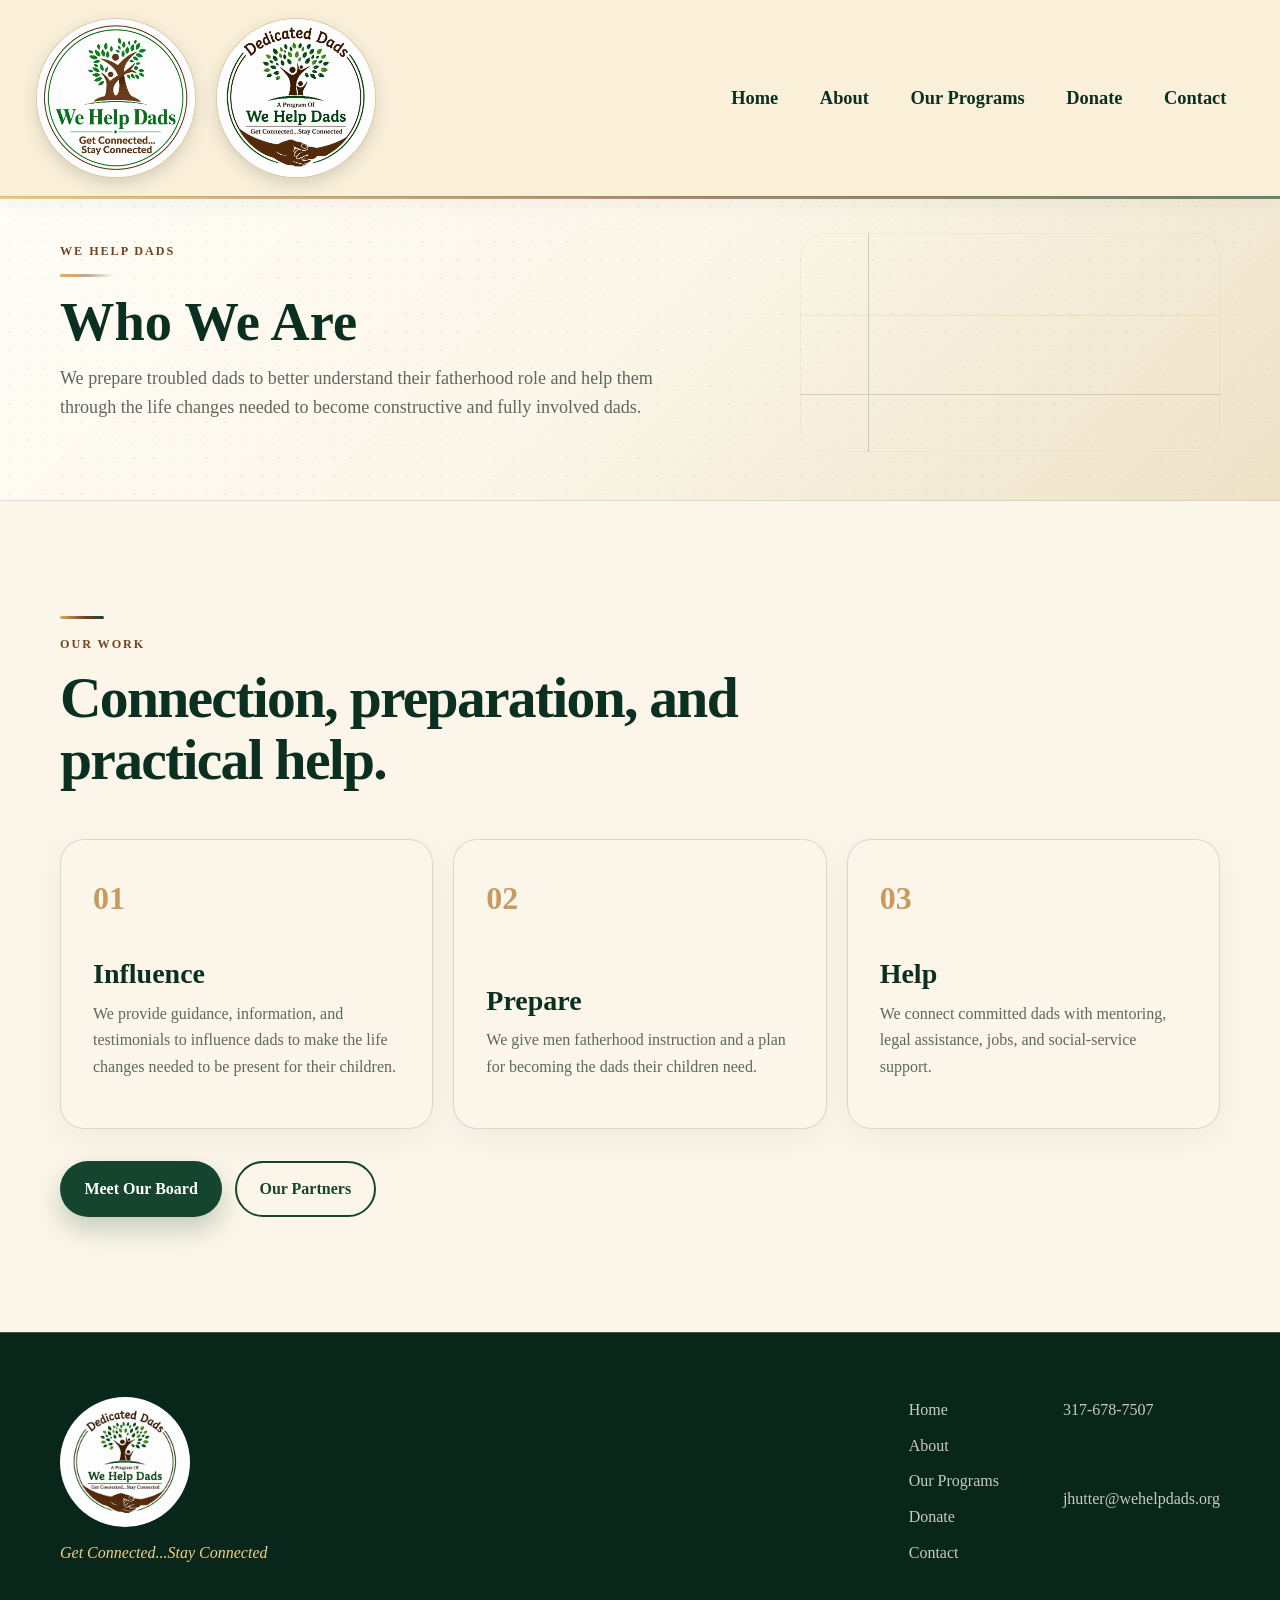
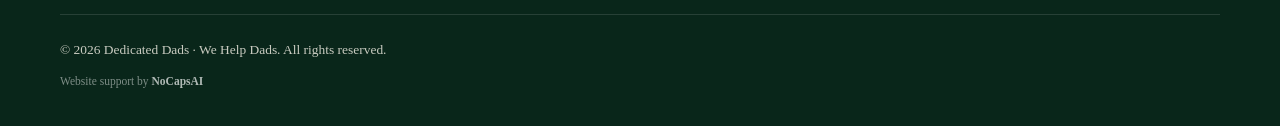
<file: who-we-are.html>
<!DOCTYPE html><html lang="en"><head><meta charset="UTF-8"><meta name="viewport" content="width=device-width, initial-scale=1.0"><title>Who We Are | We Help Dads</title><link rel="stylesheet" href="styles.css?v=pages-v2"></head><body><a class="skip-link" href="#main">Skip to main content</a><header class="site-header"><nav class="nav container" aria-label="Primary navigation"><a class="nav__brand" href="index.html" aria-label="We Help Dads home"><span class="nav__logo-frame nav__logo-secondary"><img src="assets/logos/we_help_dads_tree_emblem.png" alt="We Help Dads" class="nav__logo-img"></span><span class="nav__logo-frame nav__logo"><img src="assets/logos/official-dedicated-dads-we-help-dads-logo.png" alt="Dedicated Dads" class="nav__logo-img"></span></a><button class="nav__toggle" id="navToggle" aria-expanded="false" aria-controls="navMenu" aria-label="Open menu"><span></span><span></span><span></span></button><ul class="nav__menu" id="navMenu"><li><a href="index.html">Home</a></li><li class="nav__item--dropdown"><a href="about.html" aria-haspopup="true">About</a><ul class="nav__dropdown" aria-label="About"><li><a href="history.html">Our History</a></li><li><a href="board.html">Board of Directors</a></li><li><a href="partner-programs.html">Partner Programs</a></li></ul></li><li class="nav__item--dropdown"><a href="programs.html" aria-haspopup="true">Our Programs</a><ul class="nav__dropdown" aria-label="Our Programs"><li><a href="programs.html">Program Overview</a></li><li><a href="classroom-training.html">Dedicated Dads Classroom Training</a></li><li><a href="dedicated-dads-2.html">Dedicated Dads 2.0</a></li></ul></li><li><a href="donate.html">Donate</a></li><li><a href="contact.html">Contact</a></li></ul></nav></header><main id="main"><section class="page-banner page-banner--about"><div class="container page-banner__copy reveal"><p class="eyebrow">We Help Dads</p><div class="hero-accent" aria-hidden="true"></div><h1>Who We Are</h1><p class="page-banner__lead">We prepare troubled dads to better understand their fatherhood role and help them through the life changes needed to become constructive and fully involved dads.</p></div></section><section class="section"><div class="container"><div class="section-heading reveal"><p class="eyebrow">Our Work</p><h2>Connection, preparation, and practical help.</h2></div><div class="action-cards"><article class="action-card reveal"><span>01</span><h3>Influence</h3><p>We provide guidance, information, and testimonials to influence dads to make the life changes needed to be present for their children.</p></article><article class="action-card reveal"><span>02</span><h3>Prepare</h3><p>We give men fatherhood instruction and a plan for becoming the dads their children need.</p></article><article class="action-card reveal"><span>03</span><h3>Help</h3><p>We connect committed dads with mentoring, legal assistance, jobs, and social-service support.</p></article></div><div class="button-row" style="margin-top:2rem"><a class="btn btn--primary" href="board.html">Meet Our Board</a><a class="btn btn--secondary" href="partner-programs.html">Our Partners</a></div></div></section></main><footer class="footer"><div class="container footer__grid"><div class="footer__brand"><img src="assets/logos/official-dedicated-dads-we-help-dads-logo.png" alt="Dedicated Dads, a program of We Help Dads"><p>Get Connected...Stay Connected</p></div><nav class="footer__nav" aria-label="Footer navigation"><a href="index.html">Home</a><a href="about.html">About</a><a href="programs.html">Our Programs</a><a href="donate.html">Donate</a><a href="contact.html">Contact</a></nav><div class="footer__contact"><a href="tel:+13176787507">317-678-7507</a><a href="mailto:jhutter@wehelpdads.org">jhutter@wehelpdads.org</a></div><p class="footer__legal">&copy; <span id="year"></span> Dedicated Dads · We Help Dads. All rights reserved.</p><p class="footer__credit">Website support by <a href="https://nocapsai.com" target="_blank" rel="noopener noreferrer">NoCapsAI</a></p></div></footer><script src="script.js?v=pages-v2"></script></body></html>
</file>
<file: styles.css>
:root {
  --cream:#fbf6e9; --paper:#fffdf7; --cream-deep:#eee2c8;
  --forest:#16452f; --forest-dark:#0b2f20; --leaf:#2c7a47;
  --brown:#74431f; --tan:#c79a61; --gold:#d9ae55;
  --ink:#20251f; --muted:#5f675f; --line:rgba(22,69,47,.16);
  --brand-accent:linear-gradient(90deg,var(--gold),var(--brown) 55%,var(--forest) 100%);
  --shadow:0 24px 60px rgba(32,37,31,.13); --radius:24px;
  --maxw:1160px; --ease:cubic-bezier(.22,.61,.36,1);
  --font-logo:"Cooper Black","Cooper Std Black","Cooper Std","Arial Rounded MT Bold","Trebuchet MS",serif;
}
*,*::before,*::after{box-sizing:border-box}
html{scroll-behavior:smooth;scroll-padding-top:212px}
body{margin:0;color:var(--ink);background:var(--cream);font-family:var(--font-logo);line-height:1.65;-webkit-font-smoothing:antialiased}
body::before{content:"";position:fixed;inset:0;z-index:-1;opacity:.35;background-image:radial-gradient(rgba(116,67,31,.12) .7px,transparent .7px);background-size:18px 18px}
h1,h2,h3,blockquote{margin-top:0;color:var(--forest-dark);font-family:var(--font-logo);line-height:1.08}
h1{font-size:4.35rem;letter-spacing:0}
h2{font-size:clamp(2.15rem,4.5vw,3.7rem);letter-spacing:-.03em}
h3{font-size:1.45rem} p{margin:0 0 1rem} a{color:inherit;text-decoration:none} img{display:block;max-width:100%}
.container{width:min(var(--maxw),91%);margin-inline:auto}.section{padding:clamp(4.5rem,9vw,8rem) 0}
.skip-link{position:fixed;top:-4rem;left:1rem;z-index:999;padding:.7rem 1rem;color:#fff;background:var(--forest);border-radius:8px}.skip-link:focus{top:1rem}
:focus-visible{outline:3px solid var(--gold);outline-offset:4px;border-radius:5px}
.eyebrow{margin-bottom:.8rem;color:var(--brown);font-size:.76rem;font-weight:800;letter-spacing:.16em;text-transform:uppercase}
.lead{color:var(--forest-dark);font-size:clamp(1.12rem,2vw,1.32rem)}
.brand-dedicated-dads{font-family:var(--font-logo);font-weight:700;letter-spacing:0;text-transform:none}
.section-heading{position:relative;max-width:700px;padding-top:1.1rem;margin-bottom:3rem}.section-heading--center{margin-inline:auto;text-align:center}.section-heading>p:last-child{color:var(--muted);font-size:1.08rem}
.section-heading::before{content:"";position:absolute;top:0;left:0;width:44px;height:3px;background:var(--brand-accent);border-radius:999px}.section-heading--center::before{left:50%;transform:translateX(-50%)}
.button-row{display:flex;flex-wrap:wrap;gap:.8rem;align-items:center}.button-row--center{justify-content:center}
.btn{display:inline-flex;min-height:50px;align-items:center;justify-content:center;padding:.8rem 1.4rem;border:2px solid transparent;border-radius:999px;font-weight:750;transition:.2s var(--ease)}
.btn:hover{transform:translateY(-2px)}.btn--primary{color:#fff;background:var(--forest);box-shadow:0 12px 26px rgba(22,69,47,.24)}.btn--primary:hover{background:var(--forest-dark)}
.btn--secondary{color:var(--forest);border-color:var(--forest)}.btn--secondary:hover{background:rgba(22,69,47,.07)}.btn--light{color:var(--forest-dark);background:var(--cream)}
.btn--outline-light{color:#fff;border-color:rgba(255,255,255,.65)}.btn--outline-light:hover{background:rgba(255,255,255,.1)}

.site-header{position:sticky;top:0;z-index:100;background:rgba(250,240,218,.95);box-shadow:0 6px 20px rgba(11,47,32,.05);border-bottom:1px solid var(--line);backdrop-filter:blur(16px)}
.site-header::after{content:"";position:absolute;left:0;right:0;bottom:-3px;height:3px;background:var(--brand-accent);opacity:.6;pointer-events:none}
.nav{min-height:196px;display:flex;align-items:center;justify-content:space-between;gap:1.5rem}
.nav.container{width:100%;max-width:1400px;padding-inline:clamp(1.25rem,3vw,2.25rem)}
.nav__brand{flex:none;display:flex;align-items:center;gap:1.25rem}
/* Single source of truth for header logo badge sizing: true circle, equal width/height */
.nav__logo-frame{box-sizing:border-box;display:block;width:160px;height:160px;padding:8px;overflow:hidden;background:var(--paper);border:1.5px solid rgba(199,154,97,.55);border-radius:50%;box-shadow:0 6px 16px rgba(32,37,31,.16)}
.nav__logo-img{display:block;width:100%;height:100%;object-fit:contain;object-position:center}
.nav__logo .nav__logo-img{transform:scale(1.12)}
.nav__logo-secondary .nav__logo-img{transform:scale(1.12)}
/* Desktop nav: larger, more substantial text and click targets */
.nav__menu{display:flex;align-items:center;gap:.4rem;margin:0;padding:0;list-style:none}
.nav__menu a{display:inline-flex;align-items:center;color:var(--forest-dark);font-size:1.15rem;font-weight:700;padding:.7rem 1.1rem;border-radius:10px}
.nav__menu a:hover{color:var(--brown)}
.nav__menu>li>a:not(.nav__cta){position:relative}
.nav__menu>li>a:not(.nav__cta)::after{content:"";position:absolute;left:1.1rem;right:calc(100% - 1.1rem);bottom:.45rem;height:2px;background:var(--gold);border-radius:999px;transition:right .22s var(--ease)}
.nav__menu>li>a:not(.nav__cta):hover::after,.nav__menu>li>a:not(.nav__cta):focus-visible::after{right:1.1rem}
.nav__item--dropdown{position:relative}.nav__item--dropdown::before{content:"";position:absolute;left:0;top:100%;width:max(100%,170px);height:.85rem}.nav__dropdown{position:absolute;top:calc(100% + .75rem);left:0;min-width:170px;margin:0;padding:.55rem;list-style:none;background:var(--paper);border:1px solid var(--line);border-radius:12px;box-shadow:var(--shadow);opacity:0;transform:translateY(-6px);pointer-events:none;transition:.2s var(--ease)}
.nav__item--dropdown:hover .nav__dropdown,.nav__item--dropdown:focus-within .nav__dropdown{opacity:1;transform:none;pointer-events:auto}.nav__dropdown a{display:block;padding:.55rem .7rem;color:var(--forest-dark);border-radius:8px;font-size:.91rem}.nav__dropdown a:hover{background:rgba(22,69,47,.08)}
.nav__cta{padding:.75rem 1.4rem;color:#fff!important;background:var(--forest);border-radius:999px;transition:.2s var(--ease)}.nav__cta:hover{background:var(--forest-dark);box-shadow:0 8px 20px rgba(217,174,85,.35)}.nav__toggle{display:none;padding:.5rem;border:0;background:none;cursor:pointer}
.nav__toggle span{display:block;width:26px;height:2px;margin:5px 0;background:var(--forest);transition:.2s}.nav__toggle[aria-expanded=true] span:nth-child(1){transform:translateY(7px) rotate(45deg)}
.nav__toggle[aria-expanded=true] span:nth-child(2){opacity:0}.nav__toggle[aria-expanded=true] span:nth-child(3){transform:translateY(-7px) rotate(-45deg)}

/* Mission-first split hero */
.hero{position:relative;overflow:hidden;background:radial-gradient(ellipse at 18% 55%,rgba(217,174,85,.12),transparent 52%),var(--paper);border-bottom:1px solid var(--line)}
.hero::before{content:"";position:absolute;inset:0;z-index:0;background-image:radial-gradient(rgba(116,67,31,.06) .7px,transparent .7px);background-size:20px 20px;pointer-events:none}
.hero__grid{position:relative;z-index:1;display:grid;grid-template-columns:1fr .6fr;gap:0;align-items:stretch}
.hero__content{display:flex;flex-direction:column;justify-content:center;padding:clamp(3rem,6vw,4.5rem) clamp(2rem,4vw,3rem) clamp(3rem,6vw,4.5rem) 0;border-right:1px solid var(--line)}
.hero__brand-label{margin:0 0 1rem;max-width:46ch;color:var(--brown);font-size:.86rem;font-weight:700;letter-spacing:.01em;line-height:1.5;text-transform:none;opacity:0;animation:fadeLift .6s .05s var(--ease) forwards}
.hero__gold-bar{width:44px;height:3px;background:linear-gradient(90deg,var(--gold),rgba(217,174,85,.25));border-radius:2px;margin-bottom:1.1rem;opacity:0;animation:fadeLift .5s .12s var(--ease) forwards}
.hero__mission-eyebrow{margin:0 0 .5rem;color:var(--leaf);font-size:.73rem;font-weight:800;letter-spacing:.22em;text-transform:uppercase;opacity:0;animation:fadeLift .6s .18s var(--ease) forwards}
.hero__headline{margin:0 0 1.2rem;color:var(--forest-dark);font-family:var(--font-logo);font-size:clamp(1.7rem,3vw,2.5rem);line-height:1.14;letter-spacing:-.02em;opacity:0;animation:fadeLift .7s .28s var(--ease) forwards}
.hero__statement{flex:none;margin:0 0 1.8rem;padding:1rem 1.25rem;color:var(--forest-dark);background:rgba(22,69,47,.045);border-left:3px solid var(--gold);border-radius:0 10px 10px 0;font-family:var(--font-logo);font-size:clamp(.97rem,1.55vw,1.08rem);font-style:italic;line-height:1.72;opacity:0;animation:fadeLift .7s .4s var(--ease) forwards}
.hero__actions{margin-bottom:1.4rem;opacity:0;animation:fadeLift .6s .56s var(--ease) forwards}
.hero__tagline{margin:0;color:var(--brown);font-family:var(--font-logo);font-style:italic;font-size:.93rem;opacity:0;animation:fadeLift .6s .68s var(--ease) forwards}
.hero__panel{background:var(--forest-dark);display:flex;align-items:stretch;opacity:0;animation:fadeLift .8s .15s var(--ease) forwards}
.hero__panel-inner{display:flex;flex-direction:column;justify-content:center;padding:clamp(2.5rem,5vw,3.5rem) clamp(2rem,4vw,2.75rem);width:100%}
.hero__panel-eyebrow{margin:0 0 1.75rem;color:var(--gold);font-size:.72rem;font-weight:800;letter-spacing:.2em;text-transform:uppercase}
.hero__pillars{list-style:none;margin:0;padding:0}
.hero__pillar{display:flex;align-items:baseline;gap:.85rem;padding:1.1rem 0;border-bottom:1px solid rgba(255,255,255,.09)}
.hero__pillar:last-child{border-bottom:0}
.hero__pillar-num{flex-shrink:0;color:var(--gold);font-family:var(--font-logo);font-size:.82rem;font-weight:700;letter-spacing:.04em}
.hero__pillar-name{color:rgba(255,255,255,.88);font-family:var(--font-logo);font-size:clamp(1.5rem,2.4vw,2rem);font-weight:400;line-height:1.1;text-decoration:none;transition:.15s var(--ease)}
.hero__pillar-name:hover{color:#fff}
.hero__panel-note{margin:2rem 0 0;padding-top:1.5rem;border-top:1px solid rgba(255,255,255,.08);color:rgba(255,255,255,.32);font-size:.72rem;letter-spacing:.1em;text-transform:uppercase}

.start,.community,.board,.contact{background:var(--paper)}.action-cards{display:grid;grid-template-columns:repeat(3,1fr);gap:1.25rem}
.action-card{display:flex;min-height:290px;flex-direction:column;padding:2rem;background:var(--cream);border:1px solid var(--line);border-radius:var(--radius);box-shadow:0 10px 30px rgba(32,37,31,.05);transition:.25s var(--ease)}
.action-card:hover{transform:translateY(-7px);border-color:rgba(116,67,31,.35);box-shadow:var(--shadow)}.action-card>span{color:var(--tan);font-family:var(--font-logo);font-size:2rem;font-weight:800}
.action-card h3{margin:auto 0 .7rem;font-size:1.75rem}.action-card p{color:var(--muted)}.action-card b{margin-top:auto;color:var(--forest)}

.split{display:grid;grid-template-columns:1fr 1fr;gap:clamp(3rem,7vw,6rem);align-items:center}.split__content>p:not(.eyebrow):not(.lead){color:var(--muted)}
.photo-stack{position:relative;min-height:570px}.photo-stack__main{width:83%;height:510px;object-fit:cover;object-position:52% 38%;border-radius:var(--radius);box-shadow:var(--shadow)}
.photo-stack__accent{position:absolute;right:0;bottom:0;width:49%;height:250px;object-fit:cover;object-position:58% 34%;border:10px solid var(--cream);border-radius:var(--radius);box-shadow:var(--shadow)}
.check-list{display:grid;gap:.7rem;margin:1.5rem 0 0;padding:0;list-style:none}.check-list li{position:relative;padding-left:2rem;font-weight:700}
.check-list li::before{content:"✓";position:absolute;left:0;top:.1rem;width:1.4rem;height:1.4rem;color:#fff;background:var(--leaf);border-radius:50%;line-height:1.4rem;text-align:center;font-size:.8rem}

.program{color:rgba(255,255,255,.82);background:var(--forest-dark)}.program h2,.program h3{color:#fff}.program .eyebrow{color:var(--gold)}
.program__intro{display:grid;grid-template-columns:1fr .8fr;gap:3rem;align-items:end;margin-bottom:3rem}.program__intro>p{font-size:1.1rem}
.program__grid{display:grid;grid-template-columns:repeat(3,1fr);gap:1.2rem}.info-card,.class-callout{padding:clamp(1.8rem,4vw,2.6rem);border-radius:var(--radius)}
.info-card{background:rgba(255,255,255,.07);border:1px solid rgba(255,255,255,.13)}.info-card>span{display:inline-block;margin-bottom:2.5rem;color:var(--gold);font-size:.75rem;font-weight:800;letter-spacing:.12em;text-transform:uppercase}
.info-card h3{font-size:1.75rem}.class-callout{grid-column:1/-1;background:var(--brown)}.class-callout h3{max-width:700px;font-size:clamp(1.7rem,3.5vw,2.6rem)}.class-callout>p:not(.eyebrow){max-width:680px}

.gallery{display:grid;grid-template-columns:repeat(4,1fr);grid-auto-rows:235px;gap:.9rem}.gallery__item{margin:0;overflow:hidden;border-radius:18px;background:var(--cream-deep)}
.gallery__item--wide{grid-column:span 2}.gallery__item--tall{grid-row:span 2}.gallery__item img{width:100%;height:100%;object-fit:cover;transition:transform .5s var(--ease)}.gallery__item:hover img{transform:scale(1.035)}
.gallery__item:nth-child(1) img{object-position:52% 42%}.gallery__item:nth-child(2) img{object-position:52% 37%}.gallery__item:nth-child(3) img{object-position:58% 30%}.gallery__item:nth-child(4) img{object-position:56% 30%}.gallery__item:nth-child(5) img{object-position:48% 52%}
.community__footer{display:flex;justify-content:space-between;gap:1rem;margin-top:1.4rem;padding-top:1.4rem;border-top:1px solid var(--line)}.community__footer p{margin:0;color:var(--muted)}.community__footer a,.board a{color:var(--forest);font-weight:800}

.founder__grid{display:grid;grid-template-columns:1.1fr .9fr;gap:clamp(2rem,5vw,4.5rem)}.founder__story{padding:clamp(2rem,5vw,4rem);background:var(--paper);border-radius:var(--radius);box-shadow:var(--shadow)}
.founder__story .btn{margin-top:1rem}.founder__quote{display:flex;flex-direction:column;justify-content:center;padding:clamp(2rem,5vw,3.5rem);color:#fff;background:var(--forest);border-radius:var(--radius)}
.founder__story .btn+p{margin:1rem 0 0}.founder__story .btn+p a{color:var(--forest);font-size:.9rem;font-weight:800}
.founder__quote img{width:155px;margin:0 auto 2rem;padding:.5rem;background:#fff;border-radius:50%}.founder__quote h3{margin:0 0 1.2rem;color:#fff;font-size:clamp(1.7rem,3vw,2.5rem)}.founder__quote p{margin:0;color:rgba(255,255,255,.75);font-size:1.08rem}

.refer{color:#fff;background:var(--brown)}.refer h2{color:#fff}.refer .eyebrow{color:#f2cf86}.refer__inner{display:grid;grid-template-columns:1fr auto;gap:3rem;align-items:center}.refer__inner>div:first-child{max-width:780px}.refer__inner p:last-child{color:rgba(255,255,255,.82);font-size:1.08rem}
.donate-placeholder{max-width:980px;margin:auto;padding:clamp(2rem,5vw,3.25rem);text-align:center;background:var(--paper);border:1px solid var(--line);border-radius:var(--radius);box-shadow:0 12px 30px rgba(32,37,31,.06)}
.donate-placeholder h2{margin-bottom:1rem}.donate-placeholder>p:not(.eyebrow){max-width:680px;margin-inline:auto;color:var(--muted);font-size:1.08rem}.giving-grid{display:grid;grid-template-columns:repeat(3,1fr);gap:1rem;margin-top:1.7rem}
.giving-card{display:flex;min-height:245px;flex-direction:column;align-items:center;justify-content:center;padding:1.35rem;background:var(--cream);border:1px solid var(--line);border-radius:18px;box-shadow:0 8px 22px rgba(32,37,31,.05)}.giving-card strong{color:var(--forest);font-family:var(--font-logo);font-size:2.7rem;line-height:1}.giving-card span{min-height:3rem;margin:.85rem 0 1rem;color:var(--muted)}.giving-card .btn{width:100%;max-width:230px;font-size:.86rem}.donate__note{margin:1.25rem 0 0;color:var(--muted);font-size:.92rem}
.board{border-top:1px solid var(--line)}.board__inner{display:grid;grid-template-columns:.7fr 1.3fr;gap:4rem}
.board__grid{display:grid;grid-template-columns:repeat(3,1fr);gap:1.1rem;margin:1.25rem 0 1.5rem}
.board-card{padding:1.6rem 1.75rem;background:var(--cream);border:1px solid var(--line);border-radius:var(--radius);box-shadow:0 8px 24px rgba(32,37,31,.05);transition:.25s var(--ease)}
.board-card:hover{transform:translateY(-4px);box-shadow:var(--shadow)}
.board-card--founder{display:grid;grid-template-columns:150px 1fr;gap:1.8rem;align-items:start;margin-bottom:1.15rem;padding:2rem 2.15rem;background:linear-gradient(135deg,var(--paper),var(--cream))}
.board-card__photo{display:block;width:104px;height:104px;object-fit:cover;object-position:50% 15%;border-radius:50%;box-shadow:0 8px 22px rgba(32,37,31,.14);margin-bottom:.9rem}
.board-card--founder .board-card__photo{width:150px;height:150px;margin:0}
.board__member-grid{display:grid;grid-template-columns:repeat(2,1fr);gap:1rem;margin-bottom:1.5rem}
.board-card--photo{display:flex;min-height:100%;flex-direction:column;align-items:flex-start;margin-bottom:0;padding:1.35rem}
.board-card--photo .board-card__photo{width:104px;height:104px;margin:0 0 1rem}
.board-card--bio{display:grid;grid-template-columns:104px 1fr;gap:1rem;align-items:start}
.board-card--bio .board-card__photo{margin:0}
.board-card--compact{min-height:0}
.board-card__initials{display:flex;width:104px;height:104px;align-items:center;justify-content:center;margin-bottom:.9rem;background:var(--forest);border-radius:50%;color:#fff;font-family:var(--font-logo);font-size:1.75rem;font-weight:700;letter-spacing:.02em;box-shadow:0 8px 22px rgba(32,37,31,.14)}
.board-card--photo .board-card__initials{margin:0 0 1rem;flex-shrink:0}
.board-card__photo--randy{object-position:52% 28%}
.board-card__photo--tressena{object-position:50% 18%}
.board-card__photo--mike{object-position:50% 34%}
.board-card__name{margin:0 0 .3rem;font-size:1.15rem;color:var(--forest-dark)}
.board-card--founder .board-card__name{font-size:1.5rem}
.board-card__role{margin:0 0 .65rem;color:var(--brown);font-size:.75rem;font-weight:800;letter-spacing:.12em;text-transform:uppercase}
.board-card--founder .board-card__role{margin-bottom:1rem}
.board-card__bio{margin:0;color:var(--muted);font-size:.96rem;line-height:1.68}
.advisors-panel{display:grid;grid-template-columns:.9fr 1.1fr;gap:2rem;align-items:start;margin-top:2rem;padding:1.75rem 2rem;background:var(--cream);border:1px solid var(--line);border-radius:var(--radius)}
.advisors-panel h3{margin:0;font-size:1.45rem}
.board__advisor-list{margin:.2rem 0 0;padding:0;list-style:none;display:grid;gap:.75rem}
.board__advisor-list li{display:grid;gap:.15rem;padding-bottom:.75rem;color:var(--muted);font-size:.94rem;border-bottom:1px solid rgba(22,69,47,.12)}
.board__advisor-list li:last-child{padding-bottom:0;border-bottom:0}
.board__advisor-list strong{color:var(--forest-dark)}

/* Homepage explore grid */
.home-links{background:var(--paper)}
.home-links__grid{display:grid;grid-template-columns:repeat(4,1fr);gap:1.1rem;margin-top:1.75rem}
.home-links__card{display:block;padding:1.75rem 2rem;background:var(--cream);border:1px solid var(--line);border-radius:var(--radius);box-shadow:0 8px 24px rgba(32,37,31,.05);text-decoration:none;color:inherit;transition:.25s var(--ease)}
.home-links__card:hover{transform:translateY(-5px);border-color:rgba(116,67,31,.35);box-shadow:var(--shadow)}
.home-links__card h3{margin:0 0 .5rem;font-size:1.3rem;color:var(--forest-dark)}
.home-links__card p{margin:0;color:var(--muted);font-size:.93rem;line-height:1.55}

/* About page */
.page-banner{position:relative;overflow:hidden;padding-top:clamp(2rem,3.5vw,2.75rem);padding-bottom:clamp(3.25rem,6vw,5.8rem);background:linear-gradient(135deg,var(--paper) 0%,var(--cream) 48%,var(--cream-deep) 100%);border-bottom:1px solid var(--line)}
.page-banner::before{content:"";position:absolute;inset:0;opacity:.5;background-image:radial-gradient(rgba(116,67,31,.14) .8px,transparent .8px);background-size:18px 18px;pointer-events:none}
.page-banner::after{content:"";position:absolute;right:max(1rem,calc((100% - var(--maxw))/2));top:12%;width:min(36vw,420px);height:72%;opacity:.2;background:linear-gradient(90deg,transparent 0 16%,var(--forest) 16% calc(16% + 1px),transparent calc(16% + 1px) 100%),linear-gradient(0deg,transparent 0 26%,var(--brown) 26% calc(26% + 1px),transparent calc(26% + 1px) 100%),linear-gradient(0deg,transparent 0 62%,var(--gold) 62% calc(62% + 1px),transparent calc(62% + 1px) 100%);border:1px solid rgba(22,69,47,.18);border-radius:var(--radius);pointer-events:none}
.page-banner .container{position:relative;z-index:1}
.page-banner__grid{display:grid;grid-template-columns:minmax(0,1fr) minmax(290px,420px);gap:clamp(2rem,5vw,4rem);align-items:start}
.page-banner__grid--simple{grid-template-columns:minmax(0,1fr) minmax(260px,360px)}
.page-banner h1{font-size:clamp(2.1rem,4.8vw,3.4rem);margin-bottom:.75rem}
.page-banner__lead{color:var(--muted);font-size:1.13rem;max-width:620px;margin-bottom:0}
.hero-accent{width:54px;height:3px;margin:0 0 1rem;background:linear-gradient(90deg,var(--gold),rgba(116,67,31,.45),transparent);border-radius:999px}
.hero-badges{display:flex;flex-wrap:wrap;gap:.55rem;margin:1.35rem 0 0;padding:0;list-style:none}
.hero-badges li{padding:.48rem .78rem;color:var(--forest-dark);background:rgba(255,253,247,.78);border:1px solid rgba(22,69,47,.16);border-radius:999px;font-size:.78rem;font-weight:850;letter-spacing:.08em;text-transform:uppercase}
.hero-feature{position:relative;padding:1rem;background:rgba(255,253,247,.8);border:1px solid rgba(22,69,47,.18);border-radius:var(--radius);box-shadow:0 16px 42px rgba(32,37,31,.1)}
.hero-feature::before{content:"";position:absolute;inset:.65rem;border:1px solid rgba(217,174,85,.26);border-radius:calc(var(--radius) - 8px);pointer-events:none}
.hero-feature--photo figure{position:relative;margin:0;overflow:hidden;border-radius:18px;background:var(--cream-deep)}
.hero-feature--photo img{width:100%;height:270px;object-fit:cover;object-position:center 36%}
.hero-feature--photo figcaption{position:absolute;left:1rem;right:1rem;bottom:1rem;padding:.65rem .75rem;color:#fff;background:rgba(11,47,32,.88);border:1px solid rgba(255,255,255,.16);border-radius:12px;font-size:.84rem;font-weight:800;text-align:center}
.hero-feature__note{display:grid;gap:.2rem;margin:.95rem .2rem .1rem;padding:.95rem 1rem;background:var(--cream);border-left:3px solid var(--gold);border-radius:0 14px 14px 0}
.hero-feature__note strong{color:var(--forest-dark);font-family:var(--font-logo);font-size:1.08rem}
.hero-feature__note span{color:var(--muted);font-size:.9rem;line-height:1.45}
.hero-feature--simple{padding:1.45rem 1.55rem}
.hero-feature--simple p{position:relative;margin:0 0 .9rem;color:var(--muted);line-height:1.55}
.hero-feature__label{color:var(--brown)!important;font-size:.75rem!important;font-weight:850;letter-spacing:.14em;text-transform:uppercase}
.hero-feature__links{position:relative;display:grid;gap:.55rem;margin-top:1rem;padding-top:1rem;border-top:1px solid rgba(22,69,47,.13)}
.hero-feature__links a{color:var(--forest);font-weight:850;overflow-wrap:anywhere}
.hero-mini-list{position:relative;display:grid;gap:.55rem;margin:0 0 .9rem;padding:0;list-style:none}
.hero-mini-list li{position:relative;padding-left:1.35rem;color:var(--forest-dark);font-weight:800}
.hero-mini-list li::before{content:"";position:absolute;left:0;top:.62rem;width:.55rem;height:.55rem;background:var(--gold);border:2px solid var(--forest);border-radius:50%}
.hero-feature__small{margin-bottom:0!important;font-size:.92rem}
.about-summary{position:relative;padding:1.6rem;background:rgba(255,253,247,.88);border:1px solid rgba(22,69,47,.16);border-top:3px solid var(--gold);border-radius:var(--radius);box-shadow:0 10px 26px rgba(32,37,31,.07)}
.about-summary__kicker{margin:0 0 1rem;color:var(--forest);font-size:.78rem;font-weight:800;letter-spacing:.14em;text-transform:uppercase}
.about-summary__facts{display:grid;gap:.95rem;margin:0}
.about-summary__facts div{display:grid;gap:.2rem;padding-bottom:.95rem;border-bottom:1px solid rgba(22,69,47,.12)}
.about-summary__facts div:last-child{padding-bottom:0;border-bottom:0}
.about-summary dt{color:var(--brown);font-size:.72rem;font-weight:800;letter-spacing:.12em;text-transform:uppercase}
.about-summary dd{margin:0;color:var(--forest-dark);font-family:var(--font-logo);font-size:1.08rem;line-height:1.3}
.about-summary__pillars{margin:1.25rem 0 0;padding-top:1rem;color:var(--forest);border-top:2px solid rgba(217,174,85,.55);font-size:.84rem;font-weight:850;letter-spacing:.11em;text-transform:uppercase}
.about-summary__pillars span{padding:0 .3rem;color:var(--gold)}
.split--start{align-items:start}
.history-layout{display:grid;grid-template-columns:minmax(0,1fr) minmax(320px,455px);gap:clamp(2.5rem,6vw,5rem);align-items:start}
.history-story{padding:clamp(1.5rem,3vw,2.25rem);background:rgba(255,253,247,.56);border:1px solid rgba(22,69,47,.12);border-radius:var(--radius)}
.history-story>p:not(.eyebrow):not(.lead){color:var(--muted)}
.history__aside{display:flex;flex-direction:column;gap:1.25rem}
.history-photo{margin:0;overflow:hidden;background:var(--paper);border:1px solid var(--line);border-radius:var(--radius);box-shadow:0 12px 32px rgba(32,37,31,.08)}
.history-photo img{width:100%;height:clamp(280px,32vw,410px);object-fit:cover;object-position:center 28%}
.history-photo figcaption{padding:1rem 1.2rem;color:var(--muted);font-size:.88rem;line-height:1.55}
.history__quote{margin:0;padding:1.4rem 1.7rem;background:var(--paper);border-left:4px solid var(--gold);border-radius:0 var(--radius) var(--radius) 0;box-shadow:0 8px 24px rgba(32,37,31,.06)}
.history__quote p{margin:0 0 .85rem;color:var(--forest-dark);font-family:var(--font-logo);font-size:1.08rem;font-style:italic;line-height:1.65}
.history__quote cite{color:var(--brown);font-size:.83rem;font-weight:800;font-style:normal;letter-spacing:.04em}
.history__side-grid{display:grid;gap:1rem}
.history__stat{padding:1.4rem 1.7rem;background:var(--forest);border-radius:var(--radius);color:#fff;text-align:center}
.history__stat strong{display:block;font-family:var(--font-logo);font-size:2.8rem;line-height:1;color:var(--gold)}
.history__stat span{display:block;margin-top:.55rem;color:rgba(255,255,255,.72);font-size:.93rem;line-height:1.45}
.history-timeline{margin:0;padding:1.2rem 1.35rem;list-style:none;background:var(--cream);border:1px solid var(--line);border-radius:var(--radius)}
.history-timeline li{position:relative;display:grid;grid-template-columns:86px 1fr;gap:.8rem;padding:.2rem 0 .9rem 1.1rem;color:var(--muted);font-size:.92rem;line-height:1.45}
.history-timeline li::before{content:"";position:absolute;left:0;top:.58rem;width:7px;height:7px;background:var(--gold);border:2px solid var(--forest);border-radius:50%}
.history-timeline li:not(:last-child)::after{content:"";position:absolute;left:3px;top:1.05rem;bottom:-.35rem;width:1px;background:rgba(22,69,47,.18)}
.history-timeline time{color:var(--forest-dark);font-weight:850}
.partner-list{padding:1.75rem;background:var(--cream);border:1px solid var(--line);border-radius:var(--radius)}
.partner-list ul{margin:0;padding:0;list-style:none;display:grid;grid-template-columns:repeat(2,1fr);gap:.8rem 1rem}
.partner-list ul li{position:relative;padding:1rem 1rem 1rem 2.2rem;color:var(--forest-dark);background:var(--paper);border:1px solid rgba(22,69,47,.12);border-radius:16px;font-weight:700;line-height:1.35}
.partner-list ul li::before{content:"\2192";position:absolute;left:1rem;color:var(--tan);font-weight:700}
.partner-list__note{margin-top:1rem;padding:1.2rem 1.35rem;color:var(--muted);background:rgba(255,253,247,.65);border-left:4px solid var(--gold);border-radius:0 16px 16px 0}
.partner-list__note p{margin:0}
.about-cta{color:#fff;background:linear-gradient(135deg,var(--forest-dark),var(--forest))}
.about-cta h2{color:#fff}
.about-cta .eyebrow{color:var(--gold)}
.about-cta p{color:rgba(255,255,255,.78)}
.about-cta .btn--secondary{color:#fff;border-color:rgba(255,255,255,.65)}
.about-cta .btn--secondary:hover{background:rgba(255,255,255,.1)}

/* Programs page */
.programs-overview{display:grid;gap:1rem;padding:1rem;background:rgba(255,253,247,.8);border:1px solid rgba(22,69,47,.18);border-radius:var(--radius);box-shadow:0 16px 42px rgba(32,37,31,.1)}
.programs-overview-copy p{margin:0 0 .85rem}
.programs-overview-copy p:last-child{margin-bottom:0}
.programs-overview__gallery{display:grid;grid-template-columns:1fr;gap:.85rem}
.programs-overview__gallery figure{margin:0;overflow:hidden;border-radius:16px;background:var(--cream-deep)}
.programs-overview__gallery img{width:100%;aspect-ratio:4/3;height:auto;object-fit:cover;object-position:center center;display:block;border-radius:16px;background:var(--cream-deep)}
.programs__photo-pair{display:grid;grid-template-columns:1fr 1fr;gap:.85rem}
.programs__photo-pair--single{grid-template-columns:1fr}
.programs__photo-pair--stagger{align-items:start}
/* Classroom Training page: photo 1 sits upper-right, photo 2 sits lower-left
   directly under the paragraph column. Each photo is its own grid item (a
   sibling of the text block) so CSS Grid's normal row flow keeps them from
   ever overlapping the copy -- no transforms or magic offsets required. */
.classroom-photo{margin:0}
.classroom-photo figure{margin:0;overflow:hidden;border-radius:18px;background:transparent;box-shadow:0 16px 30px rgba(7,13,22,.14)}
.classroom-photo img{width:100%;height:auto;object-fit:contain;display:block;background:transparent}
.classroom-photo figcaption{padding:.45rem .7rem;font-size:.78rem;color:var(--muted);line-height:1.35}
.classroom-photo--one{width:90%;justify-self:end}
.classroom-photo--two{width:90%;justify-self:start}
@media (max-width:900px){.classroom-photo--one,.classroom-photo--two{width:100%;justify-self:stretch}}
.programs__photo--offset{margin-top:2.5rem}
.programs__photo-pair figure{margin:0;overflow:hidden;border-radius:18px;background:var(--cream-deep)}
.programs__photo-pair img{width:100%;height:185px;object-fit:cover;display:block}
.programs__photo-pair--single img{height:320px}
.programs__photo-pair figcaption{padding:.45rem .7rem;font-size:.78rem;color:var(--muted);line-height:1.35}

/* Testimonials */
.testimonials{background:var(--cream)}
.testimonial-grid{display:grid;grid-template-columns:repeat(2,1fr);gap:1.5rem}
.testimonial-card{display:flex;flex-direction:column;padding:2rem;background:var(--paper);border:1px solid var(--line);border-radius:var(--radius);box-shadow:0 8px 24px rgba(32,37,31,.05);transition:.25s var(--ease)}
.testimonial-card:hover{transform:translateY(-4px);box-shadow:var(--shadow)}
.testimonial-card__photo{width:100%;height:220px;object-fit:cover;object-position:center 15%;border-radius:16px;margin-bottom:1.25rem;background:var(--cream-deep)}
.testimonial-card__photo--contain{object-fit:cover;object-position:center center;height:220px}
.testimonial-card__photo--rick{object-fit:cover;object-position:center top}
.testimonial-card__photo--joe{height:260px;object-fit:cover;object-position:center center}
.testimonial-card blockquote{margin:0;flex:1;display:flex;flex-direction:column;justify-content:center}
.testimonial-card--pair blockquote{justify-content:flex-start}
.testimonial-card--pair{padding:1.25rem 1.25rem 1.75rem}
.testimonial-card--pair .testimonial-card__media-pair{gap:.6rem}
.testimonial-card--pair .testimonial-card__media{aspect-ratio:4/5}
.testimonial-card blockquote p{color:var(--forest-dark);font-family:var(--font-logo);font-size:1.02rem;font-style:italic;line-height:1.7;margin:0 0 1rem}
.testimonial-card blockquote cite{color:var(--brown);font-size:.8rem;font-weight:800;font-style:normal;letter-spacing:.08em;text-transform:uppercase}

.footer{padding:4rem 0 2rem;color:rgba(255,250,240,.78);background:#09261a;border-top:1px solid rgba(217,174,85,.3)}.footer__grid{display:grid;grid-template-columns:1fr auto auto;gap:2rem 4rem}
.footer__brand img{width:130px;padding:.4rem;background:#fff;border-radius:50%}.footer__brand p{margin:.8rem 0 0;color:#f2cf86;font-family:var(--font-logo);font-style:italic}
.footer__nav,.footer__contact{display:grid;gap:.55rem}.footer a:hover{color:var(--gold)}.footer__legal{grid-column:1/-1;margin:1rem 0 0;padding-top:1.5rem;border-top:1px solid rgba(255,255,255,.12);font-size:.84rem}.footer__credit{grid-column:1/-1;margin:-1.35rem 0 0;max-width:320px;text-align:left;color:rgba(255,255,255,.48);font-size:.72rem}.footer__credit a{color:rgba(255,255,255,.68);font-weight:700}
.reveal{opacity:0;transform:translateY(22px);transition:opacity .7s var(--ease),transform .7s var(--ease)}.reveal.is-visible{opacity:1;transform:none}

/* Separate shareable Father's Day flyer */
.flyer-page{min-height:100vh;display:grid;place-items:center;margin:0;background:#d8c6a4}.flyer-page__stage{width:1080px;height:1350px}
.social-flyer{position:relative;overflow:hidden;width:100%;height:100%;background:var(--forest);border:30px solid var(--forest)}.social-flyer__photos,.social-flyer__panel{position:absolute;inset:0}
.social-flyer__photo{position:absolute;object-fit:cover;border:8px solid var(--cream)}.social-flyer__photo--one{left:0;top:0;width:31%;height:38%}.social-flyer__photo--two{right:0;top:0;width:34%;height:39%}.social-flyer__photo--three{right:0;top:38%;width:27%;height:25%}.social-flyer__photo--four{left:0;bottom:0;width:31%;height:38%}.social-flyer__photo--five{right:0;bottom:0;width:34%;height:38%}
.social-flyer__panel{width:58%;height:74%;margin:auto;padding:4.5%;display:flex;flex-direction:column;align-items:center;justify-content:center;text-align:center;background:var(--cream);border:5px solid var(--brown)}
.social-flyer__kicker,.social-flyer__script{margin:0 0 4%;font-family:var(--font-logo);font-weight:700}.social-flyer__kicker{color:var(--forest);font-size:4.1rem;line-height:.98}.social-flyer__script{color:var(--brown);font-size:3.5rem;font-style:italic}
.social-flyer__message,.social-flyer__footer{margin:0;font-size:1.35rem;line-height:1.35;font-weight:650}.social-flyer__callout{width:100%;margin:5% 0;padding:3%;color:var(--cream);background:var(--forest);font-family:var(--font-logo);font-size:1.55rem;font-weight:700}
.social-flyer__logo{width:34%;max-height:18%;margin:0 auto 4%;object-fit:contain;border-radius:50%}.social-flyer__footer{color:var(--forest)}

@media(max-width:900px){
  h1{font-size:3.35rem}
  html{scroll-padding-top:150px}
  .nav{min-height:140px}.nav__brand{gap:.7rem}.nav__logo-frame{width:112px;height:112px;padding:6px}
  .nav__toggle{display:block}.nav__menu{position:absolute;top:100%;left:4.5%;right:4.5%;display:grid;gap:.2rem;padding:1rem;background:var(--paper);border:1px solid var(--line);border-radius:18px;box-shadow:var(--shadow);opacity:0;transform:translateY(-10px);pointer-events:none;transition:.2s}
  .nav__menu.is-open{opacity:1;transform:none;pointer-events:auto}.nav__menu a{display:block;font-size:1rem;padding:.65rem .8rem}.nav__cta{text-align:center}
  .nav__item--dropdown::before{display:none}
  .nav__dropdown{position:static;display:grid;min-width:0;margin:.15rem 0 .35rem .75rem;padding:.1rem;background:transparent;border:0;box-shadow:none;opacity:1;transform:none;pointer-events:auto}.nav__dropdown a{padding:.45rem .8rem}
  .hero__grid,.split,.founder__grid,.program__intro,.refer__inner,.board__inner,.page-banner__grid,.history-layout,.advisors-panel{grid-template-columns:1fr}
  .hero__content{border-right:0;border-bottom:1px solid var(--line)}
  .hero__pillars{display:grid;grid-template-columns:repeat(3,1fr);gap:0}
  .hero__pillar{flex-direction:column;align-items:center;text-align:center;padding:1.25rem .75rem;border-bottom:0;border-right:1px solid rgba(255,255,255,.09)}
  .hero__pillar:last-child{border-right:0}
  .hero__pillar-name{font-size:1.2rem}
  .hero__panel-note{display:none}
  .page-banner::after{width:68vw;right:-18vw;opacity:.13}
  .hero-feature--photo img{height:245px}
  .action-cards{grid-template-columns:1fr}.action-card{min-height:230px}.program__grid{grid-template-columns:1fr}.class-callout{grid-column:auto}.refer__inner{gap:1rem}.gallery{grid-template-columns:repeat(2,1fr)}
  .testimonial-grid{grid-template-columns:1fr}
  .footer__grid{grid-template-columns:1fr 1fr}.footer__brand{grid-column:1/-1}
  .board-card--founder{grid-template-columns:1fr;gap:1.25rem}.board-card--founder .board-card__photo{width:104px;height:104px;margin-bottom:.25rem}.board__grid{grid-template-columns:1fr 1fr}
  .board__member-grid{grid-template-columns:1fr}.board-card--bio{grid-template-columns:100px 1fr}
  .board-card--photo .board-card__photo{width:100px;height:100px;margin-bottom:.75rem}.board-card--photo .board-card__initials{width:100px;height:100px;font-size:1.6rem;margin-bottom:.75rem}.home-links__grid{grid-template-columns:1fr 1fr}
}
@media(max-width:600px){
  h1{font-size:2.55rem}
  html{scroll-padding-top:104px}
  .section{padding:4.5rem 0}.nav{min-height:96px}.nav__brand{gap:.5rem}.nav__logo-frame{width:78px;height:78px;padding:4px}
  .button-row{align-items:stretch}.button-row .btn{width:100%}.photo-stack{min-height:440px}.photo-stack__main{width:90%;height:390px}.photo-stack__accent{width:52%;height:185px;border-width:7px}
  .page-banner{padding-top:1.5rem;padding-bottom:3.25rem}.page-banner::after{display:none}.hero-badges{gap:.45rem}.hero-badges li{font-size:.72rem}.hero-feature{padding:.8rem}.hero-feature--simple{padding:1.25rem}.hero-feature--photo img{height:220px}.hero-feature--photo figcaption{position:static;margin:.7rem;padding:.6rem;color:var(--forest-dark);background:var(--cream);border-color:rgba(22,69,47,.12)}
  .gallery{grid-auto-rows:220px}.gallery__item--wide{grid-column:span 2}.gallery__item--tall{grid-row:span 1}.community__footer{display:block}.donate-placeholder{padding:2rem 1.25rem}.giving-grid{grid-template-columns:1fr}.giving-card{min-height:210px}
  .board__grid,.board__member-grid,.partner-list ul{grid-template-columns:1fr}.board-card--bio{grid-column:auto}.history-timeline li{grid-template-columns:1fr;gap:.15rem}.home-links__grid{grid-template-columns:1fr}
  .programs-overview__gallery,.programs__photo-pair{grid-template-columns:1fr}.programs__photo-pair img{height:220px}.programs__photo--offset{margin-top:0}
  .footer__grid{grid-template-columns:1fr}.footer__brand,.footer__legal,.footer__credit{grid-column:auto}.footer__credit{margin:-1rem 0 0;text-align:center}
}
@media(prefers-reduced-motion:reduce){html{scroll-behavior:auto}*,*::before,*::after{animation:none!important;transition-duration:.001ms!important}.reveal{opacity:1;transform:none}.hero__brand-label,.hero__gold-bar,.hero__mission-eyebrow,.hero__headline,.hero__statement,.hero__actions,.hero__tagline,.hero__panel{opacity:1;transform:none}}

/* Shared interactive card & reveal effects */
.action-card,.info-card,.founder__story,.founder__quote,.board__inner{position:relative;overflow:hidden;transition:transform .35s var(--ease),box-shadow .35s var(--ease),border-color .35s var(--ease)}
.action-card::after,.info-card::after{content:"";position:absolute;inset:-2px;background:linear-gradient(112deg,transparent 25%,rgba(255,255,255,.35) 46%,transparent 67%);transform:translateX(-125%);transition:transform .7s var(--ease);pointer-events:none}
.action-card:hover::after,.info-card:hover::after{transform:translateX(125%)}.info-card:hover,.founder__story:hover,.founder__quote:hover{transform:translateY(-7px);box-shadow:0 26px 60px rgba(11,47,32,.18)}
.info-card:hover{border-color:rgba(217,174,85,.45)}
.gallery__item{transition:transform .35s var(--ease),box-shadow .35s var(--ease)}.gallery__item:hover{transform:translateY(-5px);box-shadow:0 22px 50px rgba(11,47,32,.18)}
.reveal{transform:translateY(34px) scale(.985);filter:blur(3px);transition:opacity .8s var(--ease),transform .8s var(--ease),filter .8s var(--ease)}.reveal.is-visible{filter:none}

@keyframes fadeLift{from{opacity:0;transform:translateY(18px)}to{opacity:1;transform:none}}
.testimonial-card__image--rick {
  object-fit: cover;
  object-position: center 82%;
}
/* Testimonial story cards correction */
.testimonial-grid,
.stories-grid,
.story-grid {
  display: grid;
  grid-template-columns: repeat(2, minmax(320px, 1fr));
  gap: 2rem;
  align-items: stretch;
  max-width: 1200px;
  margin: 0 auto;
}

.testimonial-card,
.story-card {
  width: 100%;
  max-width: none;
  padding: 2rem;
}

.testimonial-card__image,
.story-card__image {
  width: 100%;
  height: 260px;
  border-radius: 18px;
  object-fit: cover;
  display: block;
}

.testimonial-card__image--rick,
.story-card__image--rick {
  height: 360px;
  object-fit: cover;
  object-position: center 75%;
}

.testimonial-card__image--ryan,
.story-card__image--ryan {
  height: 220px;
  object-fit: contain;
  object-position: center;
  background: #eadfc3;
}

.testimonial-card blockquote,
.story-card blockquote,
.testimonial-card p,
.story-card p {
  font-size: 1.15rem;
  line-height: 1.65;
}

@media (max-width: 800px) {
  .testimonial-grid,
  .stories-grid,
  .story-grid {
    grid-template-columns: 1fr;
  }

  .testimonial-card__image,
  .story-card__image {
    height: 240px;
  }

  .testimonial-card__image--rick,
  .story-card__image--rick {
    height: 320px;
  }
}
/* Testimonial story card sizing fixes */
.testimonial-grid {
  display: grid;
  grid-template-columns: repeat(2, minmax(320px, 1fr));
  gap: 2rem;
  align-items: stretch;
  max-width: 1200px;
  margin: 0 auto;
}

.testimonial-card {
  width: 100%;
  max-width: none;
  padding: 2rem;
}

.testimonial-card__image {
  width: 100%;
  height: 260px;
  border-radius: 18px;
  object-fit: cover;
  display: block;
}

.testimonial-card__image--rick {
  height: 360px;
  object-fit: cover;
  object-position: center 75%;
}

.testimonial-card__image--ryan {
  height: 220px;
  object-fit: contain;
  object-position: center;
  background: #eadfc3;
}

.testimonial-card blockquote,
.testimonial-card p {
  font-size: 1.15rem;
  line-height: 1.65;
}

@media (max-width: 800px) {
  .testimonial-grid {
    grid-template-columns: 1fr;
  }

  .testimonial-card__image {
    height: 240px;
  }

  .testimonial-card__image--rick {
    height: 320px;
  }
}

/* About history photo */
.history-photo {
  margin: 32px 0;
  padding: 18px;
  border: 1px solid rgba(78, 62, 39, 0.18);
  border-radius: 24px;
  background: rgba(255, 250, 239, 0.82);
  box-shadow: 0 18px 40px rgba(31, 54, 42, 0.08);
  max-width: 720px;
}

.history-photo img {
  display: block;
  width: 100%;
  max-height: 620px;
  object-fit: contain;
  border-radius: 18px;
  background: #efe4c9;
}

.history-photo figcaption {
  margin-top: 14px;
  color: var(--muted);
  font-size: 0.98rem;
  line-height: 1.65;
}

/* Testimonial story card sizing fixes */
.testimonial-grid {
  display: grid;
  grid-template-columns: repeat(2, minmax(320px, 1fr));
  gap: 2rem;
  align-items: stretch;
  max-width: 1200px;
  margin: 0 auto;
}

.testimonial-card {
  width: 100%;
  max-width: none;
  padding: 2rem;
}

.testimonial-card__image {
  width: 100%;
  height: 260px;
  border-radius: 18px;
  object-fit: cover;
  display: block;
}

.testimonial-card__image--rick {
  height: 360px;
  object-fit: cover;
  object-position: center 75%;
}

.testimonial-card__image--ryan {
  height: 220px;
  object-fit: contain;
  object-position: center;
  background: #eadfc3;
}

.testimonial-card blockquote,
.testimonial-card p {
  font-size: 1.15rem;
  line-height: 1.65;
}

@media (max-width: 800px) {
  .testimonial-grid {
    grid-template-columns: 1fr;
  }

  .testimonial-card__image {
    height: 240px;
  }

  .testimonial-card__image--rick {
    height: 320px;
  }
}

/* Rick testimonial image final crop fix */
.testimonial-card__image--rick {
  height: 360px;
  object-fit: contain;
  object-position: center center;
  background: #eadfc3;
}

/* Ryan testimonial portrait cleanup */
.testimonial-card__image--ryan {
  width: 260px;
  max-width: 100%;
  height: 260px;
  margin: 0 auto 1.5rem;
  border-radius: 24px;
  object-fit: cover;
  object-position: center 35%;
  background: #eadfc3;
}

/* Final Rick testimonial crop */
.testimonial-card__image--rick {
  height: 320px;
  object-fit: cover;
  object-position: center center;
  background: #eadfc3;
}

/* Rick testimonial final fix */
.testimonial-card__image--rick {
  width: 280px;
  max-width: 100%;
  height: 360px;
  margin: 0 auto 1.5rem;
  border-radius: 24px;
  object-fit: contain;
  object-position: center top;
  background: #eadfc3;
}

.testimonial-card__image-pair,
.testimonial-card__media-pair {
  display: grid;
  grid-template-columns: repeat(2, minmax(0, 1fr));
  gap: .85rem;
  margin-bottom: 1.5rem;
}

.testimonial-card__media {
  width: 100%;
  aspect-ratio: 1 / 1;
  overflow: hidden;
  border-radius: 18px;
  margin-bottom: 1.5rem;
  background: var(--cream-deep);
}

.testimonial-card__media-pair .testimonial-card__media {
  margin-bottom: 0;
}

.testimonial-card__media img {
  width: 100%;
  height: 100%;
  display: block;
  object-fit: cover;
  object-position: center center;
}

.testimonial-card__media--rick-graduation img {
  object-position: center center;
}

.testimonial-card__media--rick-kangaroo img {
  object-position: center 42%;
}

.testimonial-card__media--ryan img {
  object-position: center 38%;
}

.testimonial-card__media--joe img {
  object-position: center 34%;
}

.testimonial-card__media--shaq img {
  object-position: top center;
}

.testimonial-card__image-pair .testimonial-card__image {
  width: 100%;
  height: 240px;
  margin: 0;
  border-radius: 18px;
  object-fit: cover;
  object-position: center center;
}

.testimonial-card__image--rick-kangaroo {
  object-fit: cover;
  object-position: center center;
}

@media (max-width: 800px) {
  .testimonial-card__image-pair,
  .testimonial-card__media-pair {
    grid-template-columns: 1fr;
  }

  .testimonial-card__image-pair .testimonial-card__image {
    height: 260px;
  }
}

.contact__subheading{margin:-.4rem 0 1.1rem;font-size:1.15rem;font-weight:800;color:var(--forest-dark)}
</file>
